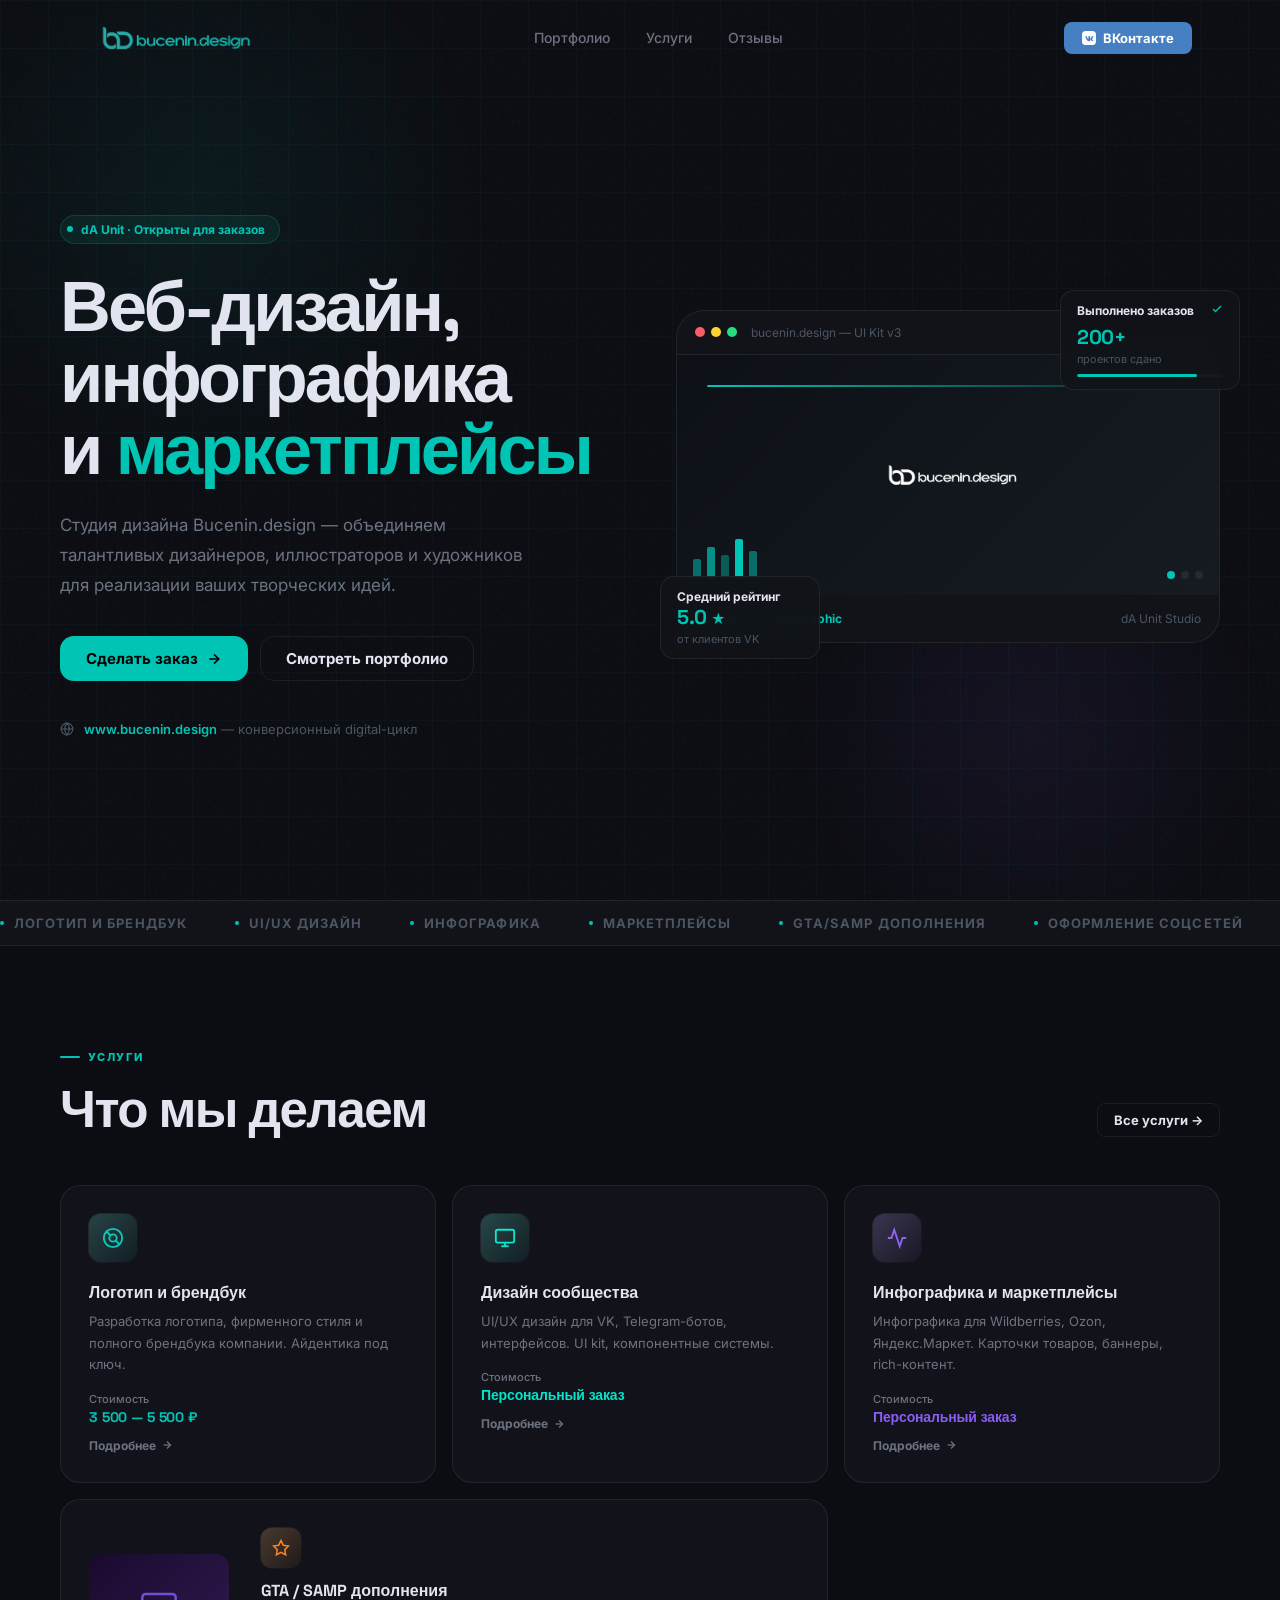
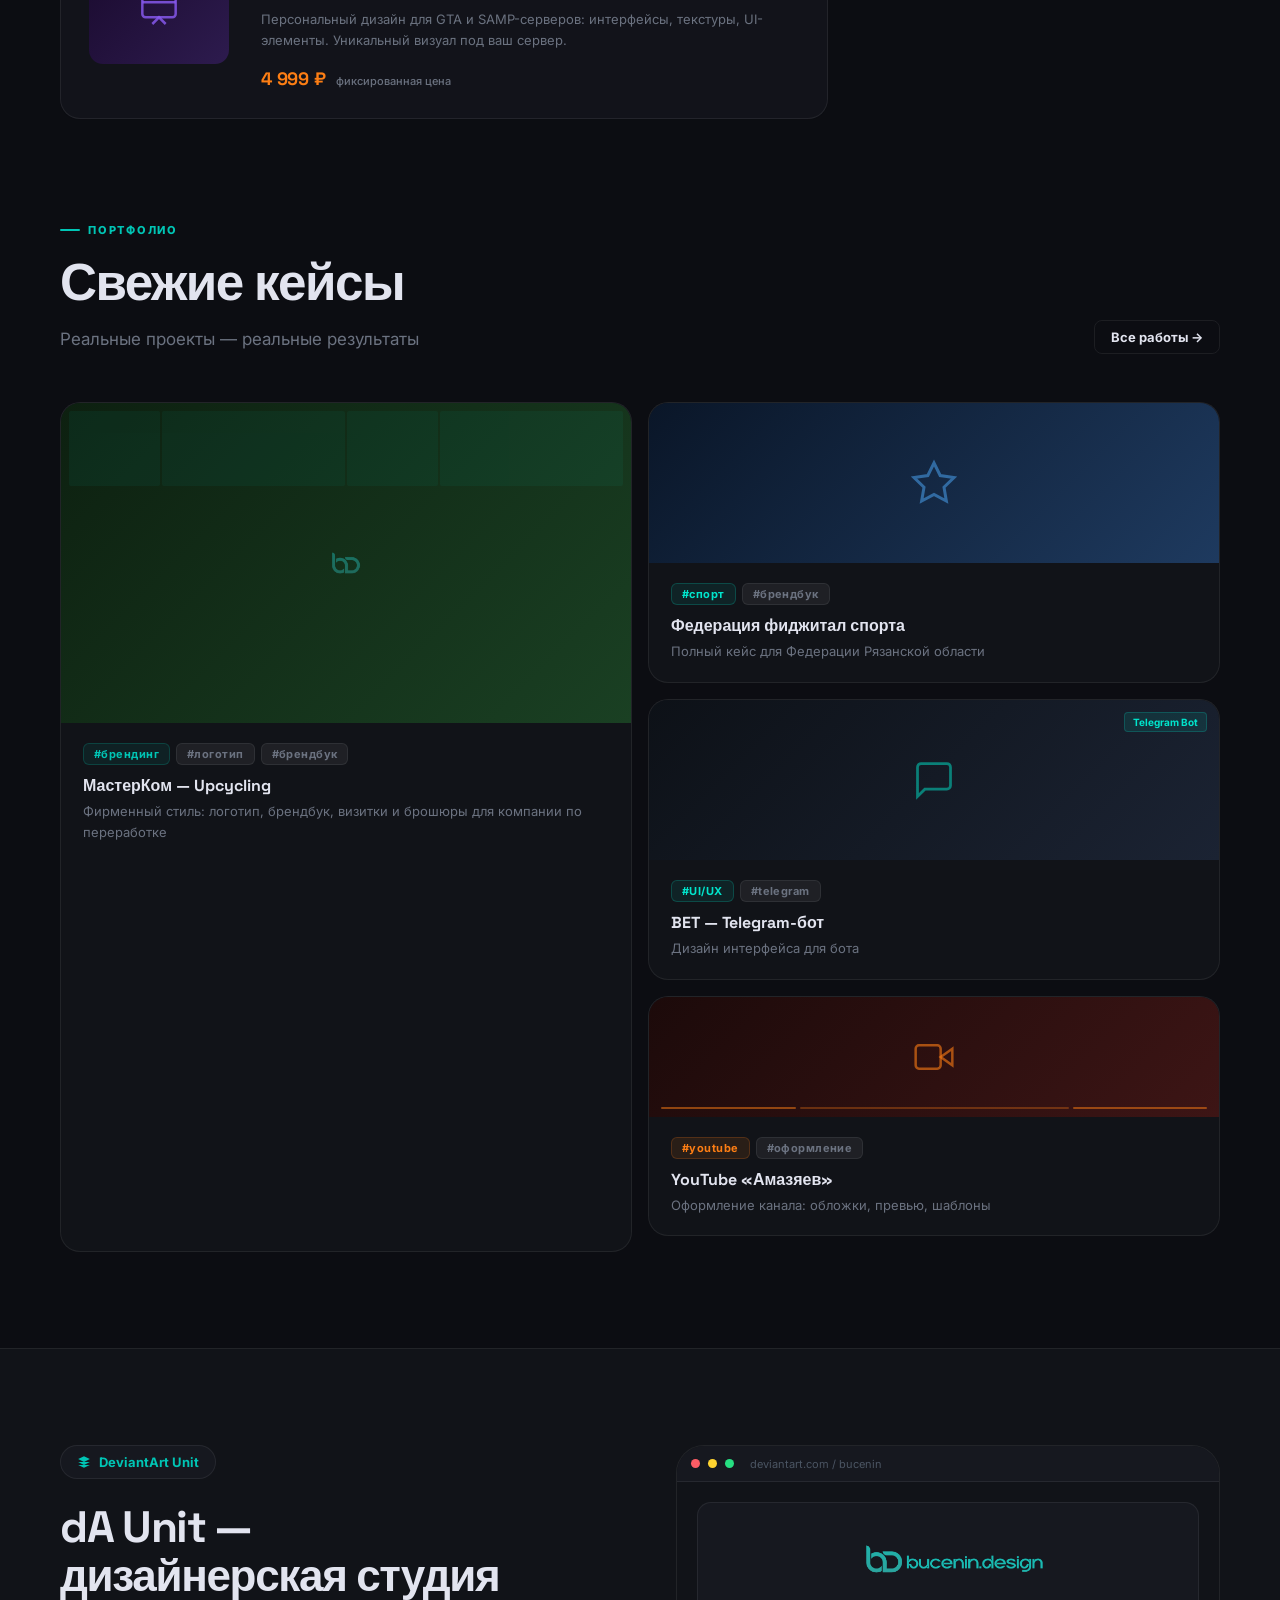
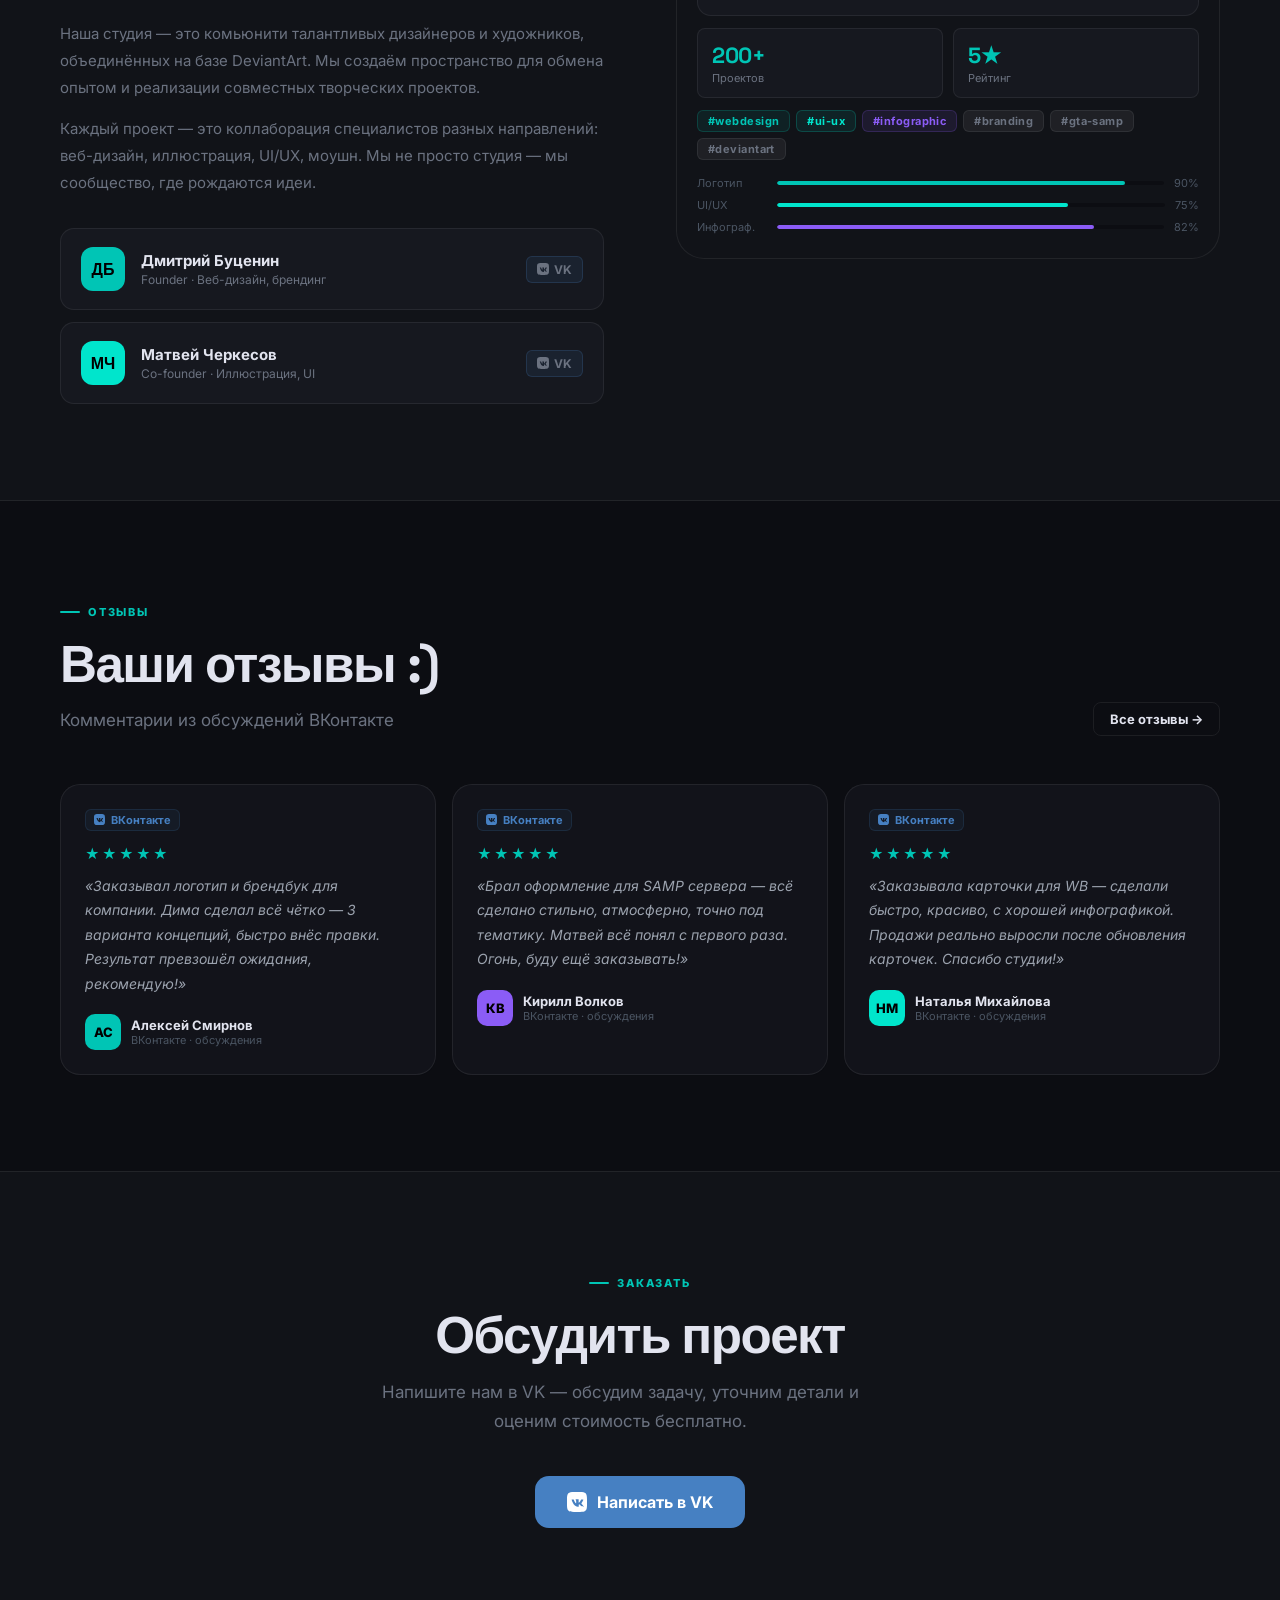
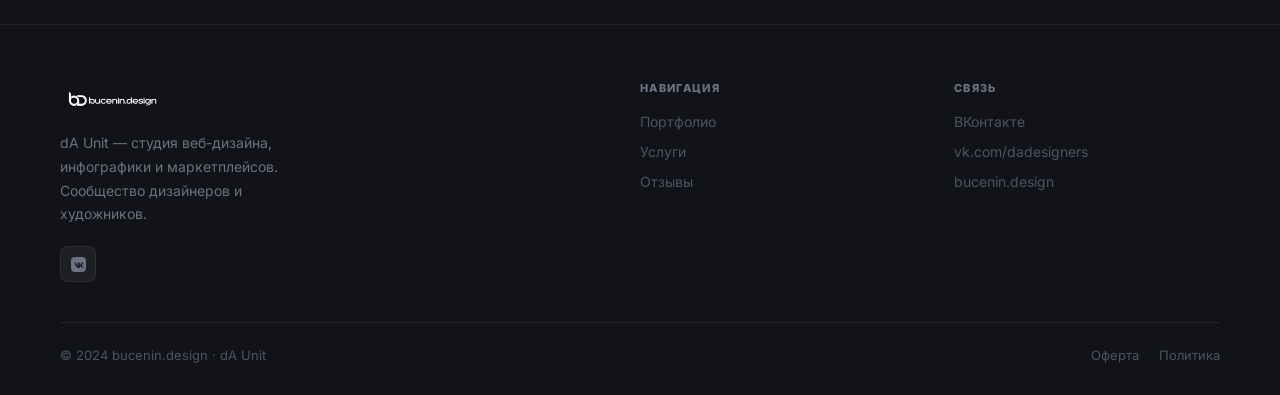
<file: index.html>
<!DOCTYPE html>
<html lang="ru">
<head>
  <meta charset="UTF-8" />
  <link rel="icon" href="assets/img/logo-color-full.png" type="image/png" sizes="64x64" />
  <link rel="apple-touch-icon" href="assets/img/logo-color-full.png" />
  <meta name="viewport" content="width=device-width, initial-scale=1.0" />
  <title>bucenin.design — Веб-дизайн, инфографика и маркетплейсы</title>
  <link rel="preconnect" href="https://fonts.googleapis.com" />
  <link rel="preconnect" href="https://fonts.gstatic.com" crossorigin />
  <link href="https://fonts.googleapis.com/css2?family=Inter:wght@300;400;500;600;700;800;900&family=Space+Grotesk:wght@400;500;600;700&display=swap" rel="stylesheet" />
  <link rel="stylesheet" href="assets/styles/style.css" />
</head>
<body>


<header class="site-header" id="header">
  <div class="header-inner">
    <a href="index.html" class="logo-wrap">
      <img src="assets/img/logo-color.png" alt="bucenin.design" class="logo-img" />
    </a>
    <ul class="nav-links">
      <li><a href="pages/portfolio.html">Портфолио</a></li>
      <li><a href="pages/services.html">Услуги</a></li>
      <li><a href="pages/reviews.html">Отзывы</a></li>
    </ul>
    <a href="https://vk.com/dadesigners" target="_blank" class="btn-vk-header">
      <svg width="14" height="14" viewBox="0 0 24 24" fill="currentColor"><path d="M15.684 0H8.316C1.592 0 0 1.592 0 8.316v7.368C0 22.408 1.592 24 8.316 24h7.368C22.408 24 24 22.408 24 15.684V8.316C24 1.592 22.408 0 15.684 0zm3.692 17.123h-1.744c-.66 0-.864-.525-2.05-1.727-1.033-1.01-1.49-.9-1.49.35v1.377c0 .395-.126.63-1.16.63-1.712 0-3.61-1.037-4.944-2.966C6.3 11.67 5.6 9.42 5.6 9.2c0-.124.05-.24.247-.24H7.6c.38 0 .524.175.67.585.735 2.13 1.965 3.997 2.47 3.997.19 0 .278-.09.278-.582v-2.26c-.055-1.042-.61-1.13-.61-1.502 0-.18.148-.36.382-.36h2.745c.32 0 .437.17.437.534v3.047c0 .32.146.435.237.435.19 0 .35-.115.7-.465 1.085-1.215 1.857-3.088 1.857-3.088.102-.215.28-.415.66-.415h1.744c.524 0 .636.27.524.534-.215 1-2.306 3.952-2.306 3.952-.18.294-.245.424 0 .75.175.24.75.733 1.133 1.178.704.8 1.243 1.473 1.386 1.938.148.46-.083.693-.557.693z"/></svg>
      ВКонтакте
    </a>
    <button class="burger" id="burger"><span></span><span></span><span></span></button>
  </div>
</header>
<div class="mobile-menu" id="mobile-menu">
  <nav>
    <a href="pages/portfolio.html">Портфолио</a>
    <a href="pages/services.html">Услуги</a>
    <a href="pages/reviews.html">Отзывы</a>
  </nav>
  <a href="https://vk.com/dadesigners" target="_blank" class="btn btn-vk-large" style="width:100%; justify-content:center;">ВКонтакте</a>
</div>


<section class="hero" id="home">
  <div class="hero-blob-1"></div>
  <div class="hero-blob-2"></div>
  <div class="hero-inner">
    <div>
      <div class="hero-badge reveal">
        <div class="hero-badge-dot"></div>
        dA Unit · Открыты для заказов
      </div>
      <h1 class="hero-title reveal d1">
        Веб-дизайн,<br />
        инфографика<br />
        и <span class="accent">маркетплейсы</span>
      </h1>
      <p class="hero-sub reveal d2">
        Студия дизайна Bucenin.design — объединяем талантливых дизайнеров, иллюстраторов и художников для реализации ваших творческих идей.
      </p>
      <div class="hero-actions reveal d3">
        <a href="https://vk.com/dadesigners" target="_blank" class="btn btn-green">
          Сделать заказ
          <svg width="16" height="16" viewBox="0 0 24 24" fill="none" stroke="currentColor" stroke-width="2.5"><line x1="5" y1="12" x2="19" y2="12"/><polyline points="12 5 19 12 12 19"/></svg>
        </a>
        <a href="pages/portfolio.html" class="btn btn-ghost">Смотреть портфолио</a>
      </div>
      <div class="hero-domain reveal d4">
        <svg width="14" height="14" viewBox="0 0 24 24" fill="none" stroke="currentColor" stroke-width="2"><circle cx="12" cy="12" r="10"/><line x1="2" y1="12" x2="22" y2="12"/><path d="M12 2a15.3 15.3 0 0 1 4 10 15.3 15.3 0 0 1-4 10 15.3 15.3 0 0 1-4-10 15.3 15.3 0 0 1 4-10z"/></svg>
        <span><a href="https://www.bucenin.design" class="hero-domain-link">www.bucenin.design</a> — конверсионный digital-цикл</span>
      </div>
    </div>

    
    <div class="hero-visual reveal d2">
      <div class="hero-card-main">
        <div class="hcm-header">
          <div class="hcm-dot" style="background:#FC5C65;"></div>
          <div class="hcm-dot" style="background:#FED330;"></div>
          <div class="hcm-dot" style="background:#26de81;"></div>
          <span style="margin-left:8px; font-size:12px; color:var(--muted-2);">bucenin.design — UI Kit v3</span>
        </div>
        <div class="hcm-canvas">
          <img src="assets/img/logo-white.png" alt="bucenin.design" class="hcm-logo" />
          
          <div style="position:absolute; top:16px; right:16px; display:flex; flex-direction:column; gap:4px;">
            <div style="width:40px; height:2px; background:rgba(0,197,181,0.4); border-radius:2px;"></div>
            <div style="width:28px; height:2px; background:rgba(0,197,181,0.2); border-radius:2px;"></div>
            <div style="width:34px; height:2px; background:rgba(0,197,181,0.2); border-radius:2px;"></div>
          </div>
          <div style="position:absolute; bottom:16px; left:16px; display:flex; gap:6px; align-items:flex-end;">
            <div style="width:8px; height:20px; background:rgba(0,197,181,0.5); border-radius:2px;"></div>
            <div style="width:8px; height:32px; background:rgba(0,197,181,0.7); border-radius:2px;"></div>
            <div style="width:8px; height:24px; background:rgba(0,197,181,0.4); border-radius:2px;"></div>
            <div style="width:8px; height:40px; background:var(--green); border-radius:2px;"></div>
            <div style="width:8px; height:28px; background:rgba(0,197,181,0.5); border-radius:2px;"></div>
          </div>
          <div class="hcm-ui-dots">
            <div class="hcm-ui-dot active"></div>
            <div class="hcm-ui-dot"></div>
            <div class="hcm-ui-dot"></div>
          </div>
        </div>
        <div class="hcm-footer">
          <span class="hcm-tag">#design #ui #infographic</span>
          <span class="hcm-meta">dA Unit Studio</span>
        </div>
      </div>

      
      <div class="hero-float hf-1">
        <div style="display:flex; justify-content:space-between; align-items:flex-start; margin-bottom:6px;">
          <div class="hf-title">Выполнено заказов</div>
          <svg width="12" height="12" viewBox="0 0 24 24" fill="none" stroke="var(--green)" stroke-width="2.5"><polyline points="20 6 9 17 4 12"/></svg>
        </div>
        <div class="hf-val">200+</div>
        <div class="hf-sub">проектов сдано</div>
        <div class="hf-bar"><div class="hf-bar-fill" style="width:82%;"></div></div>
      </div>

      
      <div class="hero-float hf-2">
        <div class="hf-title">Средний рейтинг</div>
        <div style="display:flex; align-items:baseline; gap:4px;">
          <div class="hf-val">5.0</div>
          <div style="font-size:14px; color:var(--green);">★</div>
        </div>
        <div class="hf-sub">от клиентов VK</div>
      </div>
    </div>
  </div>
</section>


<div class="ticker-wrap">
  <div class="ticker-inner">
    <div class="ticker-item"><div class="ticker-dot"></div> Логотип и брендбук</div>
    <div class="ticker-item"><div class="ticker-dot"></div> UI/UX дизайн</div>
    <div class="ticker-item"><div class="ticker-dot"></div> Инфографика</div>
    <div class="ticker-item"><div class="ticker-dot"></div> Маркетплейсы</div>
    <div class="ticker-item"><div class="ticker-dot"></div> GTA/SAMP дополнения</div>
    <div class="ticker-item"><div class="ticker-dot"></div> Оформление соцсетей</div>
    <div class="ticker-item"><div class="ticker-dot"></div> UI Kit</div>
    <div class="ticker-item"><div class="ticker-dot"></div> YouTube-каналы</div>
    
    <div class="ticker-item"><div class="ticker-dot"></div> Логотип и брендбук</div>
    <div class="ticker-item"><div class="ticker-dot"></div> UI/UX дизайн</div>
    <div class="ticker-item"><div class="ticker-dot"></div> Инфографика</div>
    <div class="ticker-item"><div class="ticker-dot"></div> Маркетплейсы</div>
    <div class="ticker-item"><div class="ticker-dot"></div> GTA/SAMP дополнения</div>
    <div class="ticker-item"><div class="ticker-dot"></div> Оформление соцсетей</div>
    <div class="ticker-item"><div class="ticker-dot"></div> UI Kit</div>
    <div class="ticker-item"><div class="ticker-dot"></div> YouTube-каналы</div>
  </div>
</div>


<section class="section" id="services">
  <div class="container">
    <div style="display:flex; justify-content:space-between; align-items:flex-end; margin-bottom:48px; flex-wrap:wrap; gap:16px;">
      <div>
        <div class="section-eyebrow reveal">Услуги</div>
        <h2 class="section-title reveal d1">Что мы делаем</h2>
      </div>
      <a href="pages/services.html" class="btn btn-ghost btn-sm reveal d2" style="font-size:13px; padding:8px 16px; border-radius:var(--radius-sm);">Все услуги →</a>
    </div>
    <div class="services-grid">

      
      <div class="glass-card svc-card reveal">
        <div class="svc-icon-wrap" style="background:linear-gradient(135deg,rgba(0,197,181,0.15),rgba(0,197,181,0.05));">
          <svg width="22" height="22" viewBox="0 0 24 24" fill="none" stroke="var(--green)" stroke-width="2"><circle cx="12" cy="12" r="10"/><circle cx="12" cy="12" r="4"/><line x1="4.93" y1="4.93" x2="9.17" y2="9.17"/><line x1="14.83" y1="14.83" x2="19.07" y2="19.07"/></svg>
        </div>
        <div class="svc-title">Логотип и брендбук</div>
        <div class="svc-desc">Разработка логотипа, фирменного стиля и полного брендбука компании. Айдентика под ключ.</div>
        <div>
          <div class="svc-price-from">Стоимость</div>
          <div class="svc-price-tag">3 500 — 5 500 ₽</div>
        </div>
        <a href="pages/services.html#logo" class="svc-link">Подробнее <svg width="12" height="12" viewBox="0 0 24 24" fill="none" stroke="currentColor" stroke-width="2.5"><line x1="5" y1="12" x2="19" y2="12"/><polyline points="12 5 19 12 12 19"/></svg></a>
      </div>

      
      <div class="glass-card svc-card reveal d1">
        <div class="svc-icon-wrap" style="background:linear-gradient(135deg,rgba(0,229,204,0.15),rgba(0,229,204,0.05));">
          <svg width="22" height="22" viewBox="0 0 24 24" fill="none" stroke="var(--cyan)" stroke-width="2"><rect x="2" y="3" width="20" height="14" rx="2"/><line x1="8" y1="21" x2="16" y2="21"/><line x1="12" y1="17" x2="12" y2="21"/></svg>
        </div>
        <div class="svc-title">Дизайн сообщества</div>
        <div class="svc-desc">UI/UX дизайн для VK, Telegram-ботов, интерфейсов. UI kit, компонентные системы.</div>
        <div>
          <div class="svc-price-from">Стоимость</div>
          <div class="svc-price-tag" style="color:var(--cyan);">Персональный заказ</div>
        </div>
        <a href="pages/services.html#ui" class="svc-link">Подробнее <svg width="12" height="12" viewBox="0 0 24 24" fill="none" stroke="currentColor" stroke-width="2.5"><line x1="5" y1="12" x2="19" y2="12"/><polyline points="12 5 19 12 12 19"/></svg></a>
      </div>

      
      <div class="glass-card svc-card reveal d2">
        <div class="svc-icon-wrap" style="background:linear-gradient(135deg,rgba(139,92,246,0.15),rgba(139,92,246,0.05));">
          <svg width="22" height="22" viewBox="0 0 24 24" fill="none" stroke="var(--purple)" stroke-width="2"><polyline points="22 12 18 12 15 21 9 3 6 12 2 12"/></svg>
        </div>
        <div class="svc-title">Инфографика и маркетплейсы</div>
        <div class="svc-desc">Инфографика для Wildberries, Ozon, Яндекс.Маркет. Карточки товаров, баннеры, rich-контент.</div>
        <div>
          <div class="svc-price-from">Стоимость</div>
          <div class="svc-price-tag" style="color:var(--purple);">Персональный заказ</div>
        </div>
        <a href="pages/services.html#infographic" class="svc-link">Подробнее <svg width="12" height="12" viewBox="0 0 24 24" fill="none" stroke="currentColor" stroke-width="2.5"><line x1="5" y1="12" x2="19" y2="12"/><polyline points="12 5 19 12 12 19"/></svg></a>
      </div>

      
      <div class="glass-card svc-card svc-card-wide reveal d3">
        <div class="svc-visual" style="background:linear-gradient(135deg,#1a0a2e,#2d1b4e); flex-shrink:0; width:140px; height:110px; border-radius:var(--radius-md); display:flex; align-items:center; justify-content:center;">
          <svg width="40" height="40" viewBox="0 0 24 24" fill="none" stroke="rgba(139,92,246,0.8)" stroke-width="1.5"><rect x="2" y="3" width="20" height="14" rx="2"/><polyline points="8 21 12 17 16 21"/><line x1="2" y1="8" x2="22" y2="8"/></svg>
        </div>
        <div>
          <div class="svc-icon-wrap" style="background:linear-gradient(135deg,rgba(253,126,20,0.15),rgba(253,126,20,0.05)); width:40px; height:40px; border-radius:10px; margin-bottom:12px;">
            <svg width="18" height="18" viewBox="0 0 24 24" fill="none" stroke="#FD7E14" stroke-width="2"><polygon points="12 2 15.09 8.26 22 9.27 17 14.14 18.18 21.02 12 17.77 5.82 21.02 7 14.14 2 9.27 8.91 8.26 12 2"/></svg>
          </div>
          <div class="svc-title">GTA / SAMP дополнения</div>
          <div class="svc-desc">Персональный дизайн для GTA и SAMP-серверов: интерфейсы, текстуры, UI-элементы. Уникальный визуал под ваш сервер.</div>
          <div style="display:flex; align-items:baseline; gap:10px; flex-wrap:wrap; margin-top:12px;">
            <div class="svc-price-tag" style="color:#FD7E14; font-size:18px;">4 999 ₽</div>
            <div class="svc-price-from">фиксированная цена</div>
          </div>
        </div>
      </div>

    </div>
  </div>
</section>


<section class="section" id="portfolio" style="padding-top:0;">
  <div class="container">
    <div style="display:flex; justify-content:space-between; align-items:flex-end; margin-bottom:48px; flex-wrap:wrap; gap:16px;">
      <div>
        <div class="section-eyebrow reveal">Портфолио</div>
        <h2 class="section-title reveal d1">Свежие кейсы</h2>
        <p class="section-sub reveal d2">Реальные проекты — реальные результаты</p>
      </div>
      <a href="pages/portfolio.html" class="btn btn-ghost reveal d2" style="font-size:13px; padding:8px 16px; border-radius:var(--radius-sm);">Все работы →</a>
    </div>

    <div class="port-grid-home">

      
      <div class="port-card-home tall reveal">
        <div class="port-thumb-home">
          <div class="port-bg" style="height:320px; background:linear-gradient(135deg,#0D2010,#1A4023); display:flex; align-items:center; justify-content:center; position:relative;">
            <img src="assets/img/logo-color-full.png" alt="" style="height:56px; width:auto; opacity:0.5; position:relative; z-index:1;" />
            
            <div style="position:absolute; inset:0; display:grid; grid-template-columns:repeat(6,1fr); grid-template-rows:repeat(4,1fr); gap:2px; opacity:0.06; padding:8px;">
              <div style="background:var(--green); border-radius:2px;"></div>
              <div style="background:var(--green); border-radius:2px; grid-column:span 2;"></div>
              <div style="background:var(--green); border-radius:2px;"></div>
              <div style="background:var(--green); border-radius:2px; grid-column:span 2;"></div>
            </div>
          </div>
        </div>
        <div class="port-info-home">
          <div class="port-tags-home">
            <span class="tag tag-green">#брендинг</span>
            <span class="tag tag-gray">#логотип</span>
            <span class="tag tag-gray">#брендбук</span>
          </div>
          <div class="port-name-home">МастерКом — Upcycling</div>
          <div class="port-desc-home">Фирменный стиль: логотип, брендбук, визитки и брошюры для компании по переработке</div>
        </div>
      </div>

      <div style="display:flex; flex-direction:column; gap:16px;">
        
        <div class="port-card-home reveal d1">
          <div class="port-thumb-home">
            <div class="port-bg" style="height:160px; background:linear-gradient(135deg,#0A1628,#1E3A5F); display:flex; align-items:center; justify-content:center; position:relative;">
              <svg width="48" height="48" viewBox="0 0 24 24" fill="none" stroke="rgba(79,172,254,0.5)" stroke-width="1.5"><polygon points="12 2 15.09 8.26 22 9.27 17 14.14 18.18 21.02 12 17.77 5.82 21.02 7 14.14 2 9.27 8.91 8.26 12 2"/></svg>
            </div>
          </div>
          <div class="port-info-home">
            <div class="port-tags-home">
              <span class="tag tag-cyan">#спорт</span>
              <span class="tag tag-gray">#брендбук</span>
            </div>
            <div class="port-name-home">Федерация фиджитал спорта</div>
            <div class="port-desc-home">Полный кейс для Федерации Рязанской области</div>
          </div>
        </div>

        
        <div class="port-card-home reveal d2">
          <div class="port-thumb-home">
            <div class="port-bg" style="height:160px; background:linear-gradient(135deg,#0D1117,#1B2333); display:flex; align-items:center; justify-content:center; position:relative;">
              <svg width="44" height="44" viewBox="0 0 24 24" fill="none" stroke="rgba(0,229,204,0.5)" stroke-width="1.5"><path d="M21 15a2 2 0 0 1-2 2H7l-4 4V5a2 2 0 0 1 2-2h14a2 2 0 0 1 2 2z"/></svg>
              <div style="position:absolute; top:12px; right:12px; background:rgba(0,229,204,0.1); border:1px solid rgba(0,229,204,0.2); border-radius:4px; padding:3px 8px; font-size:10px; font-weight:700; color:var(--cyan);">Telegram Bot</div>
            </div>
          </div>
          <div class="port-info-home">
            <div class="port-tags-home">
              <span class="tag tag-cyan">#UI/UX</span>
              <span class="tag tag-gray">#telegram</span>
            </div>
            <div class="port-name-home">BET — Telegram-бот</div>
            <div class="port-desc-home">Дизайн интерфейса для бота</div>
          </div>
        </div>

        
        <div class="port-card-home reveal d3">
          <div class="port-thumb-home">
            <div class="port-bg" style="height:120px; background:linear-gradient(135deg,#1C0A0A,#3D1515); display:flex; align-items:center; justify-content:center; position:relative;">
              <svg width="40" height="40" viewBox="0 0 24 24" fill="none" stroke="rgba(253,126,20,0.6)" stroke-width="1.5"><polygon points="23 7 16 12 23 17 23 7"/><rect x="1" y="5" width="15" height="14" rx="2"/></svg>
              <div style="position:absolute; bottom:8px; left:12px; right:12px; display:flex; gap:4px;">
                <div style="height:2px; flex:1; background:rgba(253,126,20,0.5); border-radius:2px;"></div>
                <div style="height:2px; flex:2; background:rgba(253,126,20,0.3); border-radius:2px;"></div>
                <div style="height:2px; flex:1; background:rgba(253,126,20,0.5); border-radius:2px;"></div>
              </div>
            </div>
          </div>
          <div class="port-info-home">
            <div class="port-tags-home">
              <span class="tag" style="background:rgba(253,126,20,0.1); color:#FD7E14; border:1px solid rgba(253,126,20,0.2);">#youtube</span>
              <span class="tag tag-gray">#оформление</span>
            </div>
            <div class="port-name-home">YouTube «Амазяев»</div>
            <div class="port-desc-home">Оформление канала: обложки, превью, шаблоны</div>
          </div>
        </div>
      </div>

    </div>
  </div>
</section>


<section class="section" style="background:var(--bg-2); border-top:1px solid var(--border); border-bottom:1px solid var(--border);">
  <div class="container">
    <div class="about-grid">
      
      <div>
        <div class="da-badge reveal">
          <svg width="14" height="14" viewBox="0 0 24 24" fill="currentColor" style="color:var(--green);"><path d="M12 2L2 7l10 5 10-5-10-5zM2 17l10 5 10-5M2 12l10 5 10-5"/></svg>
          DeviantArt Unit
        </div>
        <h2 class="about-title reveal d1">dA Unit —<br />дизайнерская студия</h2>
        <p class="about-desc reveal d2">
          Наша студия — это комьюнити талантливых дизайнеров и художников, объединённых на базе DeviantArt. Мы создаём пространство для обмена опытом и реализации совместных творческих проектов.
        </p>
        <p class="about-desc reveal d3">
          Каждый проект — это коллаборация специалистов разных направлений: веб-дизайн, иллюстрация, UI/UX, моушн. Мы не просто студия — мы сообщество, где рождаются идеи.
        </p>

        <div class="team-cards reveal d4">
          <div class="team-card">
            <div class="team-avatar" style="background:var(--green);">ДБ</div>
            <div>
              <div class="team-name">Дмитрий Буценин</div>
              <div class="team-role">Founder · Веб-дизайн, брендинг</div>
            </div>
            <a href="https://vk.com/infdmitry" target="_blank" class="team-vk">
              <svg width="12" height="12" viewBox="0 0 24 24" fill="currentColor"><path d="M15.684 0H8.316C1.592 0 0 1.592 0 8.316v7.368C0 22.408 1.592 24 8.316 24h7.368C22.408 24 24 22.408 24 15.684V8.316C24 1.592 22.408 0 15.684 0zm3.692 17.123h-1.744c-.66 0-.864-.525-2.05-1.727-1.033-1.01-1.49-.9-1.49.35v1.377c0 .395-.126.63-1.16.63-1.712 0-3.61-1.037-4.944-2.966C6.3 11.67 5.6 9.42 5.6 9.2c0-.124.05-.24.247-.24H7.6c.38 0 .524.175.67.585.735 2.13 1.965 3.997 2.47 3.997.19 0 .278-.09.278-.582v-2.26c-.055-1.042-.61-1.13-.61-1.502 0-.18.148-.36.382-.36h2.745c.32 0 .437.17.437.534v3.047c0 .32.146.435.237.435.19 0 .35-.115.7-.465 1.085-1.215 1.857-3.088 1.857-3.088.102-.215.28-.415.66-.415h1.744c.524 0 .636.27.524.534-.215 1-2.306 3.952-2.306 3.952-.18.294-.245.424 0 .75.175.24.75.733 1.133 1.178.704.8 1.243 1.473 1.386 1.938.148.46-.083.693-.557.693z"/></svg>
              VK
            </a>
          </div>
          <div class="team-card">
            <div class="team-avatar" style="background:var(--cyan); color:#000;">МЧ</div>
            <div>
              <div class="team-name">Матвей Черкесов</div>
              <div class="team-role">Co-founder · Иллюстрация, UI</div>
            </div>
            <a href="https://vk.com/molikzet" target="_blank" class="team-vk">
              <svg width="12" height="12" viewBox="0 0 24 24" fill="currentColor"><path d="M15.684 0H8.316C1.592 0 0 1.592 0 8.316v7.368C0 22.408 1.592 24 8.316 24h7.368C22.408 24 24 22.408 24 15.684V8.316C24 1.592 22.408 0 15.684 0zm3.692 17.123h-1.744c-.66 0-.864-.525-2.05-1.727-1.033-1.01-1.49-.9-1.49.35v1.377c0 .395-.126.63-1.16.63-1.712 0-3.61-1.037-4.944-2.966C6.3 11.67 5.6 9.42 5.6 9.2c0-.124.05-.24.247-.24H7.6c.38 0 .524.175.67.585.735 2.13 1.965 3.997 2.47 3.997.19 0 .278-.09.278-.582v-2.26c-.055-1.042-.61-1.13-.61-1.502 0-.18.148-.36.382-.36h2.745c.32 0 .437.17.437.534v3.047c0 .32.146.435.237.435.19 0 .35-.115.7-.465 1.085-1.215 1.857-3.088 1.857-3.088.102-.215.28-.415.66-.415h1.744c.524 0 .636.27.524.534-.215 1-2.306 3.952-2.306 3.952-.18.294-.245.424 0 .75.175.24.75.733 1.133 1.178.704.8 1.243 1.473 1.386 1.938.148.46-.083.693-.557.693z"/></svg>
              VK
            </a>
          </div>
        </div>
      </div>

      
      <div class="about-visual reveal d2">
        <div class="da-screen">
          <div class="da-screen-bar">
            <div class="da-bar-dot" style="background:#FC5C65;"></div>
            <div class="da-bar-dot" style="background:#FED330;"></div>
            <div class="da-bar-dot" style="background:#26de81;"></div>
            <span style="margin-left:8px; font-size:11px; color:var(--muted-2);">deviantart.com / bucenin</span>
          </div>
          <div class="da-body">
            
            <div style="background:var(--bg-3); border-radius:var(--radius-md); padding:20px; display:flex; align-items:center; justify-content:center; border:1px solid var(--border);">
              <img src="assets/img/logo-color.png" alt="bucenin.design" style="height:72px; width:200px;" />
            </div>
            
            <div class="da-stat-row">
              <div class="da-stat">
                <div class="da-stat-val">200+</div>
                <div class="da-stat-label">Проектов</div>
              </div>
              <div class="da-stat">
                <div class="da-stat-val">5★</div>
                <div class="da-stat-label">Рейтинг</div>
              </div>
            </div>
            
            <div style="display:flex; flex-wrap:wrap; gap:6px;">
              <span class="tag tag-green">#webdesign</span>
              <span class="tag tag-cyan">#ui-ux</span>
              <span class="tag tag-purple">#infographic</span>
              <span class="tag tag-gray">#branding</span>
              <span class="tag tag-gray">#gta-samp</span>
              <span class="tag tag-gray">#deviantart</span>
            </div>
            
            <div style="display:flex; flex-direction:column; gap:8px; padding:4px 0;">
              <div style="display:flex; align-items:center; gap:10px;">
                <div style="font-size:11px; color:var(--muted-2); width:70px; flex-shrink:0;">Логотип</div>
                <div style="flex:1; height:4px; background:var(--bg); border-radius:2px; overflow:hidden;">
                  <div style="height:100%; width:90%; background:var(--green); border-radius:2px;"></div>
                </div>
                <div style="font-size:11px; color:var(--muted-2);">90%</div>
              </div>
              <div style="display:flex; align-items:center; gap:10px;">
                <div style="font-size:11px; color:var(--muted-2); width:70px; flex-shrink:0;">UI/UX</div>
                <div style="flex:1; height:4px; background:var(--bg); border-radius:2px; overflow:hidden;">
                  <div style="height:100%; width:75%; background:var(--cyan); border-radius:2px;"></div>
                </div>
                <div style="font-size:11px; color:var(--muted-2);">75%</div>
              </div>
              <div style="display:flex; align-items:center; gap:10px;">
                <div style="font-size:11px; color:var(--muted-2); width:70px; flex-shrink:0;">Инфограф.</div>
                <div style="flex:1; height:4px; background:var(--bg); border-radius:2px; overflow:hidden;">
                  <div style="height:100%; width:82%; background:var(--purple); border-radius:2px;"></div>
                </div>
                <div style="font-size:11px; color:var(--muted-2);">82%</div>
              </div>
            </div>
          </div>
        </div>
      </div>
    </div>
  </div>
</section>


<section class="section" id="reviews">
  <div class="container">
    <div style="display:flex; justify-content:space-between; align-items:flex-end; margin-bottom:48px; flex-wrap:wrap; gap:16px;">
      <div>
        <div class="section-eyebrow reveal">Отзывы</div>
        <h2 class="section-title reveal d1">Ваши отзывы :)</h2>
        <p class="section-sub reveal d2">Комментарии из обсуждений ВКонтакте</p>
      </div>
      <a href="pages/reviews.html" class="btn btn-ghost reveal d2" style="font-size:13px; padding:8px 16px; border-radius:var(--radius-sm);">Все отзывы →</a>
    </div>
    <div class="reviews-grid">

      <div class="glass-card review-card reveal">
        <div class="review-vk-badge">
          <svg width="11" height="11" viewBox="0 0 24 24" fill="currentColor"><path d="M15.684 0H8.316C1.592 0 0 1.592 0 8.316v7.368C0 22.408 1.592 24 8.316 24h7.368C22.408 24 24 22.408 24 15.684V8.316C24 1.592 22.408 0 15.684 0zm3.692 17.123h-1.744c-.66 0-.864-.525-2.05-1.727-1.033-1.01-1.49-.9-1.49.35v1.377c0 .395-.126.63-1.16.63-1.712 0-3.61-1.037-4.944-2.966C6.3 11.67 5.6 9.42 5.6 9.2c0-.124.05-.24.247-.24H7.6c.38 0 .524.175.67.585.735 2.13 1.965 3.997 2.47 3.997.19 0 .278-.09.278-.582v-2.26c-.055-1.042-.61-1.13-.61-1.502 0-.18.148-.36.382-.36h2.745c.32 0 .437.17.437.534v3.047c0 .32.146.435.237.435.19 0 .35-.115.7-.465 1.085-1.215 1.857-3.088 1.857-3.088.102-.215.28-.415.66-.415h1.744c.524 0 .636.27.524.534-.215 1-2.306 3.952-2.306 3.952-.18.294-.245.424 0 .75.175.24.75.733 1.133 1.178.704.8 1.243 1.473 1.386 1.938.148.46-.083.693-.557.693z"/></svg>
          ВКонтакте
        </div>
        <div class="review-stars">★★★★★</div>
        <div class="review-text">«Заказывал логотип и брендбук для компании. Дима сделал всё чётко — 3 варианта концепций, быстро внёс правки. Результат превзошёл ожидания, рекомендую!»</div>
        <div class="review-author">
          <div class="review-avatar" style="background:var(--green);">АС</div>
          <div>
            <div class="review-name">Алексей Смирнов</div>
            <div class="review-date">ВКонтакте · обсуждения</div>
          </div>
        </div>
      </div>

      <div class="glass-card review-card reveal d1">
        <div class="review-vk-badge">
          <svg width="11" height="11" viewBox="0 0 24 24" fill="currentColor"><path d="M15.684 0H8.316C1.592 0 0 1.592 0 8.316v7.368C0 22.408 1.592 24 8.316 24h7.368C22.408 24 24 22.408 24 15.684V8.316C24 1.592 22.408 0 15.684 0zm3.692 17.123h-1.744c-.66 0-.864-.525-2.05-1.727-1.033-1.01-1.49-.9-1.49.35v1.377c0 .395-.126.63-1.16.63-1.712 0-3.61-1.037-4.944-2.966C6.3 11.67 5.6 9.42 5.6 9.2c0-.124.05-.24.247-.24H7.6c.38 0 .524.175.67.585.735 2.13 1.965 3.997 2.47 3.997.19 0 .278-.09.278-.582v-2.26c-.055-1.042-.61-1.13-.61-1.502 0-.18.148-.36.382-.36h2.745c.32 0 .437.17.437.534v3.047c0 .32.146.435.237.435.19 0 .35-.115.7-.465 1.085-1.215 1.857-3.088 1.857-3.088.102-.215.28-.415.66-.415h1.744c.524 0 .636.27.524.534-.215 1-2.306 3.952-2.306 3.952-.18.294-.245.424 0 .75.175.24.75.733 1.133 1.178.704.8 1.243 1.473 1.386 1.938.148.46-.083.693-.557.693z"/></svg>
          ВКонтакте
        </div>
        <div class="review-stars">★★★★★</div>
        <div class="review-text">«Брал оформление для SAMP сервера — всё сделано стильно, атмосферно, точно под тематику. Матвей всё понял с первого раза. Огонь, буду ещё заказывать!»</div>
        <div class="review-author">
          <div class="review-avatar" style="background:#8B5CF6;">КВ</div>
          <div>
            <div class="review-name">Кирилл Волков</div>
            <div class="review-date">ВКонтакте · обсуждения</div>
          </div>
        </div>
      </div>

      <div class="glass-card review-card reveal d2">
        <div class="review-vk-badge">
          <svg width="11" height="11" viewBox="0 0 24 24" fill="currentColor"><path d="M15.684 0H8.316C1.592 0 0 1.592 0 8.316v7.368C0 22.408 1.592 24 8.316 24h7.368C22.408 24 24 22.408 24 15.684V8.316C24 1.592 22.408 0 15.684 0zm3.692 17.123h-1.744c-.66 0-.864-.525-2.05-1.727-1.033-1.01-1.49-.9-1.49.35v1.377c0 .395-.126.63-1.16.63-1.712 0-3.61-1.037-4.944-2.966C6.3 11.67 5.6 9.42 5.6 9.2c0-.124.05-.24.247-.24H7.6c.38 0 .524.175.67.585.735 2.13 1.965 3.997 2.47 3.997.19 0 .278-.09.278-.582v-2.26c-.055-1.042-.61-1.13-.61-1.502 0-.18.148-.36.382-.36h2.745c.32 0 .437.17.437.534v3.047c0 .32.146.435.237.435.19 0 .35-.115.7-.465 1.085-1.215 1.857-3.088 1.857-3.088.102-.215.28-.415.66-.415h1.744c.524 0 .636.27.524.534-.215 1-2.306 3.952-2.306 3.952-.18.294-.245.424 0 .75.175.24.75.733 1.133 1.178.704.8 1.243 1.473 1.386 1.938.148.46-.083.693-.557.693z"/></svg>
          ВКонтакте
        </div>
        <div class="review-stars">★★★★★</div>
        <div class="review-text">«Заказывала карточки для WB — сделали быстро, красиво, с хорошей инфографикой. Продажи реально выросли после обновления карточек. Спасибо студии!»</div>
        <div class="review-author">
          <div class="review-avatar" style="background:var(--cyan); color:#000;">НМ</div>
          <div>
            <div class="review-name">Наталья Михайлова</div>
            <div class="review-date">ВКонтакте · обсуждения</div>
          </div>
        </div>
      </div>

    </div>
  </div>
</section>


<section class="section contact-section">
  <div class="container">
    <div style="text-align:center; max-width:560px; margin:0 auto;">
      <div class="section-eyebrow reveal">Заказать</div>
      <h2 class="section-title reveal d1">Обсудить проект</h2>
      <p class="section-sub reveal d2" style="margin-bottom:40px;">Напишите нам в VK — обсудим задачу, уточним детали и оценим стоимость бесплатно.</p>
      <div class="reveal d3">
        <a href="https://vk.com/dadesigners" target="_blank" class="btn btn-vk-large" style="display:inline-flex; gap:10px; padding:16px 32px; font-size:16px;">
          <svg width="20" height="20" viewBox="0 0 24 24" fill="currentColor"><path d="M15.684 0H8.316C1.592 0 0 1.592 0 8.316v7.368C0 22.408 1.592 24 8.316 24h7.368C22.408 24 24 22.408 24 15.684V8.316C24 1.592 22.408 0 15.684 0zm3.692 17.123h-1.744c-.66 0-.864-.525-2.05-1.727-1.033-1.01-1.49-.9-1.49.35v1.377c0 .395-.126.63-1.16.63-1.712 0-3.61-1.037-4.944-2.966C6.3 11.67 5.6 9.42 5.6 9.2c0-.124.05-.24.247-.24H7.6c.38 0 .524.175.67.585.735 2.13 1.965 3.997 2.47 3.997.19 0 .278-.09.278-.582v-2.26c-.055-1.042-.61-1.13-.61-1.502 0-.18.148-.36.382-.36h2.745c.32 0 .437.17.437.534v3.047c0 .32.146.435.237.435.19 0 .35-.115.7-.465 1.085-1.215 1.857-3.088 1.857-3.088.102-.215.28-.415.66-.415h1.744c.524 0 .636.27.524.534-.215 1-2.306 3.952-2.306 3.952-.18.294-.245.424 0 .75.175.24.75.733 1.133 1.178.704.8 1.243 1.473 1.386 1.938.148.46-.083.693-.557.693z"/></svg>
          Написать в VK
        </a>
      </div>
    </div>
  </div>
</section>


<footer class="site-footer">
  <div class="footer-inner">
    <div class="footer-grid">
      <div>
        <img src="assets/img/logo-white.png" alt="bucenin.design" class="footer-logo-img" />
        <div class="footer-desc">dA Unit — студия веб-дизайна, инфографики и маркетплейсов. Сообщество дизайнеров и художников.</div>
        <div class="footer-social">
          <a href="https://vk.com/dadesigners" target="_blank" class="footer-soc-btn">
            <svg width="15" height="15" viewBox="0 0 24 24" fill="currentColor"><path d="M15.684 0H8.316C1.592 0 0 1.592 0 8.316v7.368C0 22.408 1.592 24 8.316 24h7.368C22.408 24 24 22.408 24 15.684V8.316C24 1.592 22.408 0 15.684 0zm3.692 17.123h-1.744c-.66 0-.864-.525-2.05-1.727-1.033-1.01-1.49-.9-1.49.35v1.377c0 .395-.126.63-1.16.63-1.712 0-3.61-1.037-4.944-2.966C6.3 11.67 5.6 9.42 5.6 9.2c0-.124.05-.24.247-.24H7.6c.38 0 .524.175.67.585.735 2.13 1.965 3.997 2.47 3.997.19 0 .278-.09.278-.582v-2.26c-.055-1.042-.61-1.13-.61-1.502 0-.18.148-.36.382-.36h2.745c.32 0 .437.17.437.534v3.047c0 .32.146.435.237.435.19 0 .35-.115.7-.465 1.085-1.215 1.857-3.088 1.857-3.088.102-.215.28-.415.66-.415h1.744c.524 0 .636.27.524.534-.215 1-2.306 3.952-2.306 3.952-.18.294-.245.424 0 .75.175.24.75.733 1.133 1.178.704.8 1.243 1.473 1.386 1.938.148.46-.083.693-.557.693z"/></svg>
          </a>
        </div>
      </div>
      <div>
        <div class="footer-col-title">Навигация</div>
        <ul class="footer-links">
          <li><a href="pages/portfolio.html">Портфолио</a></li>
          <li><a href="pages/services.html">Услуги</a></li>
          <li><a href="pages/reviews.html">Отзывы</a></li>
        </ul>
      </div>
      <div>
        <div class="footer-col-title">Связь</div>
        <ul class="footer-links">
          <li><a href="https://vk.com/dadesigners" target="_blank">ВКонтакте</a></li>
          <li><a href="https://vk.com/dadesigners" target="_blank">vk.com/dadesigners</a></li>
          <li><a href="https://www.bucenin.design">bucenin.design</a></li>
        </ul>
      </div>
    </div>
    <div class="footer-bottom">
      <div class="footer-copy">© 2024 bucenin.design · dA Unit</div>
      <div class="footer-legal"><a href="#">Оферта</a><a href="#">Политика</a></div>
    </div>
  </div>
</footer>
<script src="assets/scripts/main.js"></script>
<script src="assets/scripts/index.js"></script>
</body>
</html>
</file>
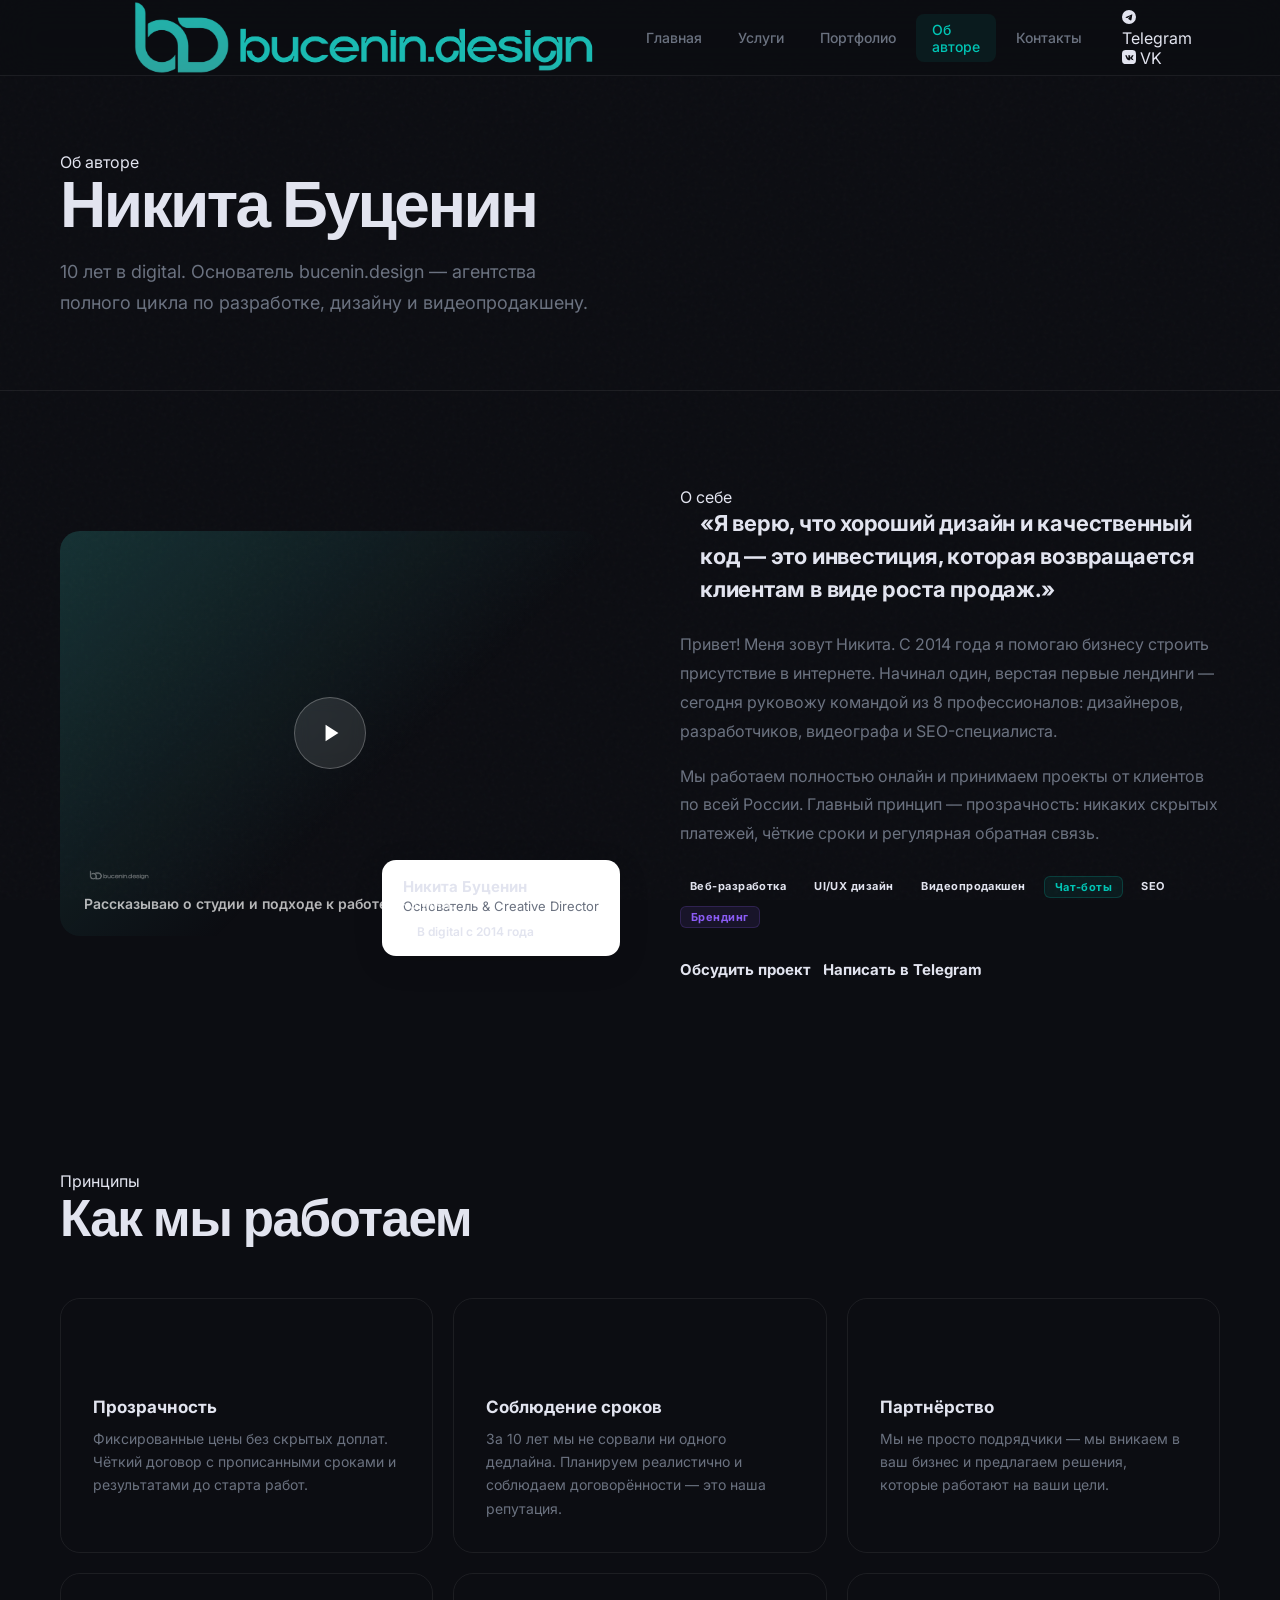
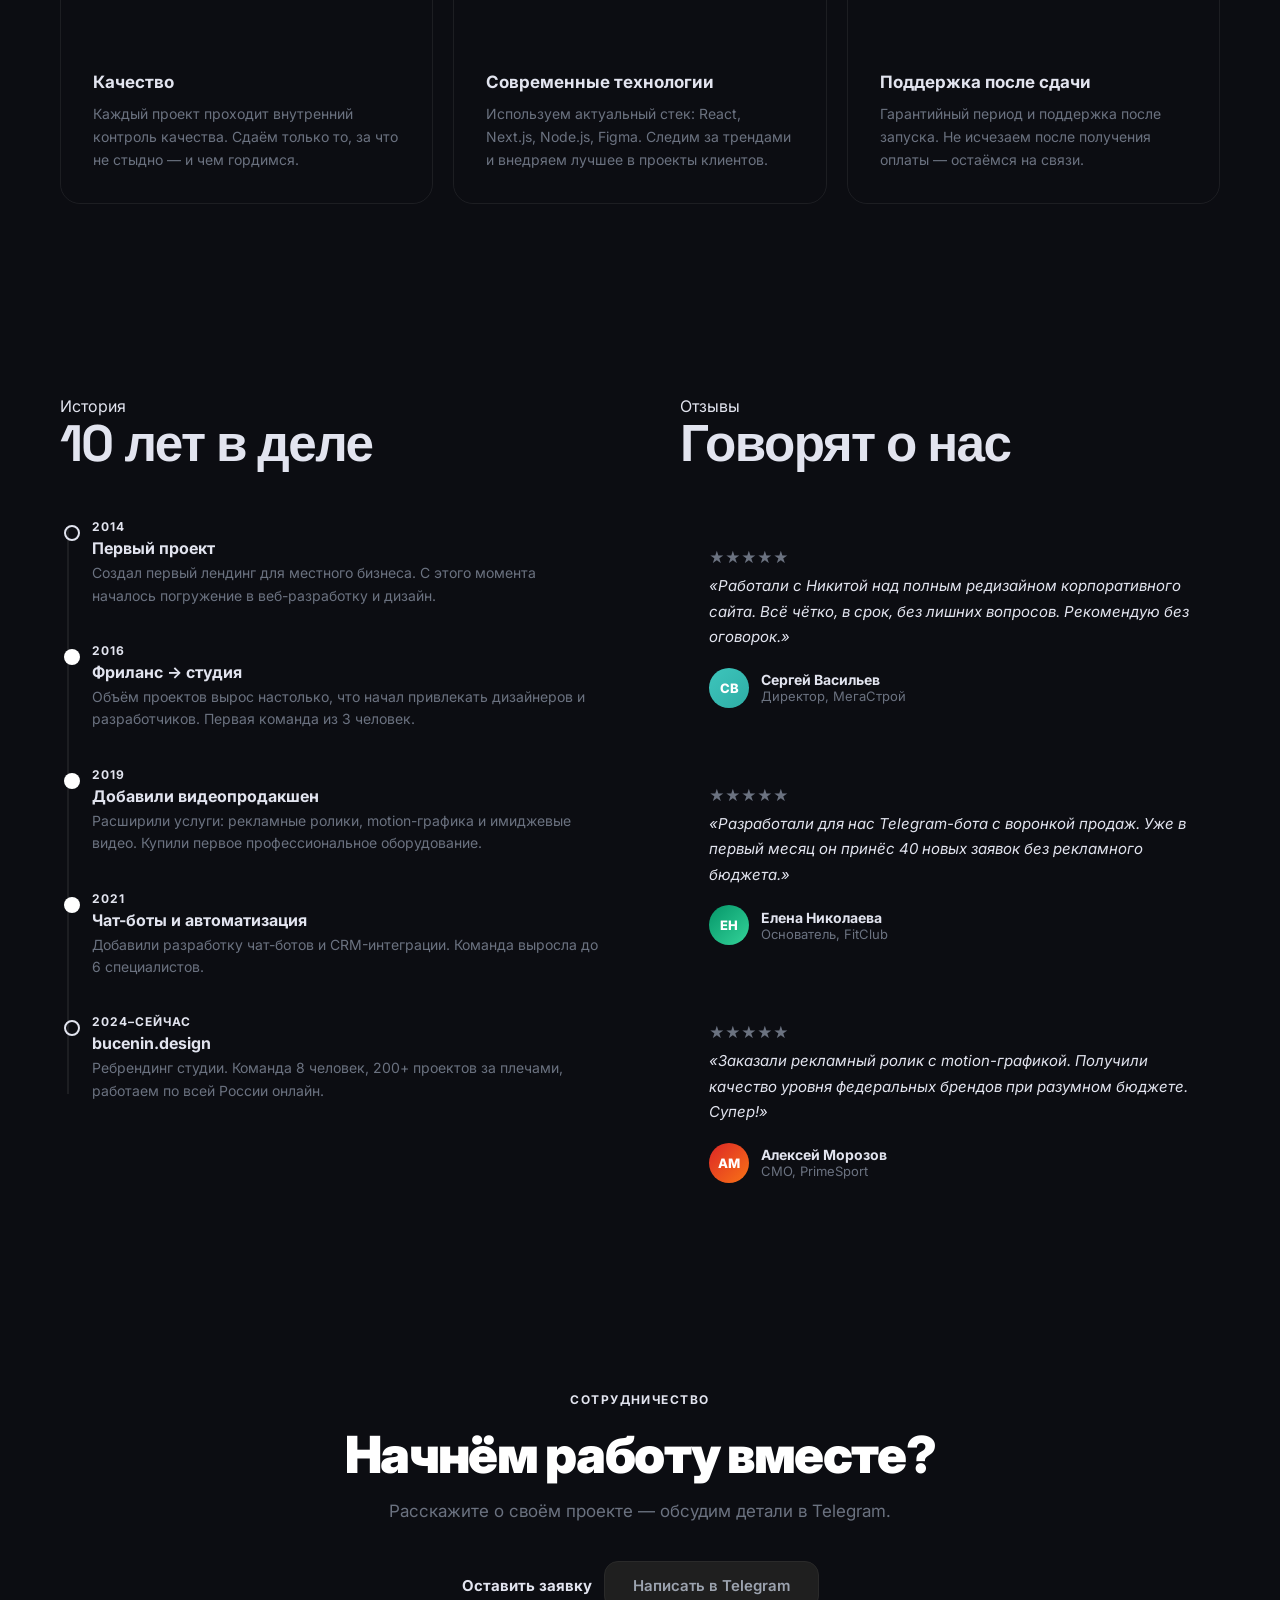
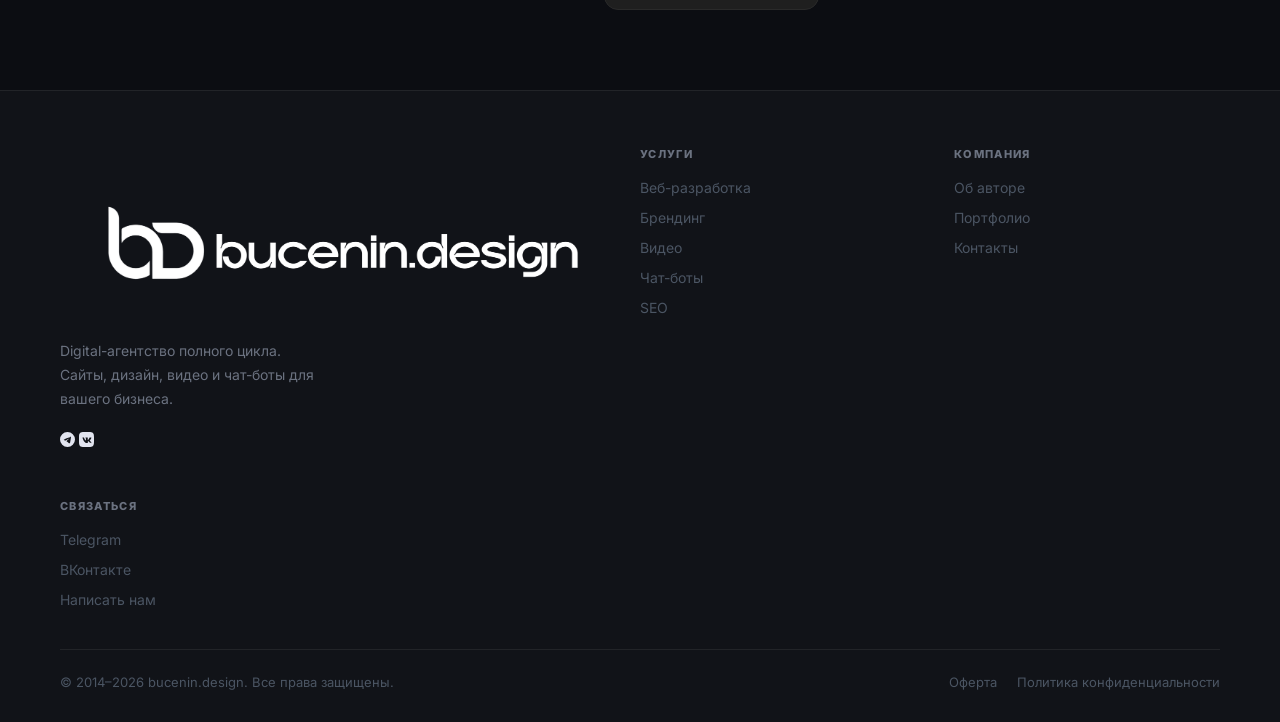
<file: pages/about.html>
<!DOCTYPE html>
<html lang="ru">
<head>
  <meta charset="UTF-8" />
  <link rel="icon" href="../assets/img/logo-color-full.png" type="image/png" sizes="64x64" />
  <link rel="apple-touch-icon" href="../assets/img/logo-color-full.png" />
  <meta name="viewport" content="width=device-width, initial-scale=1.0" />
  <title>Об авторе — bucenin.design</title>
  <link rel="preconnect" href="https://fonts.googleapis.com" />
  <link rel="preconnect" href="https://fonts.gstatic.com" crossorigin />
  <link href="https://fonts.googleapis.com/css2?family=Inter:wght@300;400;500;600;700;800;900&display=swap" rel="stylesheet" />
  <link rel="stylesheet" href="../assets/styles/style.css" />
</head>
<body>


<header class="site-header scrolled" id="header">
  <div class="header-inner">
    <a href="../index.html" class="logo"><img src="../assets/img/logo-color.png" alt="bucenin.design" /></a>
    <ul class="nav-links">
      <li><a href="../index.html">Главная</a></li>
      <li><a href="services.html">Услуги</a></li>
      <li><a href="portfolio.html">Портфолио</a></li>
      <li><a href="about.html" class="active">Об авторе</a></li>
      <li><a href="contact.html">Контакты</a></li>
    </ul>
    <div class="header-socials">
      <a href="https://t.me/" target="_blank" class="btn-tg">
        <svg width="14" height="14" viewBox="0 0 24 24" fill="currentColor"><path d="M11.944 0A12 12 0 0 0 0 12a12 12 0 0 0 12 12 12 12 0 0 0 12-12A12 12 0 0 0 12 0a12 12 0 0 0-.056 0zm4.962 7.224c.1-.002.321.023.465.14a.506.506 0 0 1 .171.325c.016.093.036.306.02.472-.18 1.898-.962 6.502-1.36 8.627-.168.9-.499 1.201-.82 1.23-.696.065-1.225-.46-1.9-.902-1.056-.693-1.653-1.124-2.678-1.8-.748-.507.423-1.328.921-2.055.061-.083 2.86-2.62 2.913-2.843.006-.026.014-.12-.046-.169s-.154-.054-.22-.031c-.094.03-1.592 1.012-4.493 2.973-.425.29-.81.433-1.154.426-.38-.008-1.112-.215-1.655-.392-.667-.216-1.196-.33-1.149-.698.024-.19.29-.384.793-.584 3.108-1.354 5.18-2.248 6.215-2.683 2.96-1.23 3.576-1.443 3.976-1.45z"/></svg>
        Telegram
      </a>
      <a href="https://vk.com/dadesigners" target="_blank" class="btn-vk">
        <svg width="14" height="14" viewBox="0 0 24 24" fill="currentColor"><path d="M15.684 0H8.316C1.592 0 0 1.592 0 8.316v7.368C0 22.408 1.592 24 8.316 24h7.368C22.408 24 24 22.408 24 15.684V8.316C24 1.592 22.408 0 15.684 0zm3.692 17.123h-1.744c-.66 0-.864-.525-2.05-1.727-1.033-1.01-1.49-.9-1.49.35v1.377c0 .395-.126.63-1.16.63-1.712 0-3.61-1.037-4.944-2.966C6.3 11.67 5.6 9.42 5.6 9.2c0-.124.05-.24.247-.24H7.6c.38 0 .524.175.67.585.735 2.13 1.965 3.997 2.47 3.997.19 0 .278-.09.278-.582v-2.26c-.055-1.042-.61-1.13-.61-1.502 0-.18.148-.36.382-.36h2.745c.32 0 .437.17.437.534v3.047c0 .32.146.435.237.435.19 0 .35-.115.7-.465 1.085-1.215 1.857-3.088 1.857-3.088.102-.215.28-.415.66-.415h1.744c.524 0 .636.27.524.534-.215 1-2.306 3.952-2.306 3.952-.18.294-.245.424 0 .75.175.24.75.733 1.133 1.178.704.8 1.243 1.473 1.386 1.938.148.46-.083.693-.557.693z"/></svg>
        VK
      </a>
    </div>
    <button class="burger" id="burger"><span></span><span></span><span></span></button>
  </div>
</header>
<div class="mobile-menu" id="mobile-menu">
  <nav>
    <a href="../index.html">Главная</a>
    <a href="services.html">Услуги</a>
    <a href="portfolio.html">Портфолио</a>
    <a href="about.html" class="active">Об авторе</a>
    <a href="contact.html">Контакты</a>
  </nav>
  <div class="mobile-socials">
    <a href="https://t.me/" target="_blank" class="btn-tg btn">Telegram</a>
    <a href="https://vk.com/dadesigners" target="_blank" class="btn-vk btn">VK</a>
  </div>
</div>


<div class="page-hero">
  <div class="container">
    <div class="page-hero-label reveal">Об авторе</div>
    <h1 class="page-hero-title reveal d1">Никита Буценин</h1>
    <p class="page-hero-sub reveal d2">
      10 лет в digital. Основатель bucenin.design — агентства полного цикла по разработке, дизайну и видеопродакшену.
    </p>
  </div>
</div>


<section class="section">
  <div class="container">
    <div class="founder-grid">

      
      <div class="founder-photo reveal">
        <div class="video-block">
          <div class="play-circle">
            <svg width="22" height="22" viewBox="0 0 24 24" fill="white" style="margin-left:3px"><polygon points="5 3 19 12 5 21 5 3"/></svg>
          </div>
          <div class="video-label">
            <img src="../assets/img/logo-white.png" alt="bucenin.design" style="height:24px; width:auto; opacity:0.4; margin-bottom:8px;" />
            <div class="video-label-text">Рассказываю о студии и подходе к работе — 3 мин.</div>
          </div>
        </div>
        <div class="founder-card-float">
          <div class="fcf-name">Никита Буценин</div>
          <div class="fcf-role">Основатель & Creative Director</div>
          <div class="fcf-accent">
            <div class="fcf-dot"></div>
            <div class="fcf-since">В digital с 2014 года</div>
          </div>
        </div>
      </div>

      
      <div class="reveal d2">
        <span class="section-label">О себе</span>
        <div class="founder-quote">
          «Я верю, что хороший дизайн и качественный код — это инвестиция, которая возвращается клиентам в виде роста продаж.»
        </div>
        <p class="founder-desc">
          Привет! Меня зовут Никита. С 2014 года я помогаю бизнесу строить присутствие в интернете. Начинал один, верстая первые лендинги — сегодня руковожу командой из 8 профессионалов: дизайнеров, разработчиков, видеографа и SEO-специалиста.
        </p>
        <p class="founder-desc">
          Мы работаем полностью онлайн и принимаем проекты от клиентов по всей России. Главный принцип — прозрачность: никаких скрытых платежей, чёткие сроки и регулярная обратная связь.
        </p>
        <div class="founder-tags">
          <span class="tag tag-accent">Веб-разработка</span>
          <span class="tag tag-dark">UI/UX дизайн</span>
          <span class="tag tag-dark">Видеопродакшен</span>
          <span class="tag tag-green">Чат-боты</span>
          <span class="tag tag-dark">SEO</span>
          <span class="tag tag-purple">Брендинг</span>
        </div>
        <div style="margin-top:32px; display:flex; gap:12px; flex-wrap:wrap;">
          <a href="contact.html" class="btn btn-primary">Обсудить проект</a>
          <a href="https://t.me/" target="_blank" class="btn btn-outline">Написать в Telegram</a>
        </div>
      </div>
    </div>
  </div>
</section>


<section class="section section-light">
  <div class="container">
    <div style="margin-bottom:52px;">
      <span class="section-label reveal">Принципы</span>
      <h2 class="section-title reveal d1">Как мы работаем</h2>
    </div>
    <div class="values-grid">
      <div class="value-card reveal">
        <div class="value-icon">
          <svg width="22" height="22" viewBox="0 0 24 24" fill="none" stroke="var(--accent)" stroke-width="2"><polyline points="20 6 9 17 4 12"/></svg>
        </div>
        <div class="value-title">Прозрачность</div>
        <div class="value-desc">Фиксированные цены без скрытых доплат. Чёткий договор с прописанными сроками и результатами до старта работ.</div>
      </div>
      <div class="value-card reveal d1">
        <div class="value-icon">
          <svg width="22" height="22" viewBox="0 0 24 24" fill="none" stroke="var(--accent)" stroke-width="2"><circle cx="12" cy="12" r="10"/><polyline points="12 6 12 12 16 14"/></svg>
        </div>
        <div class="value-title">Соблюдение сроков</div>
        <div class="value-desc">За 10 лет мы не сорвали ни одного дедлайна. Планируем реалистично и соблюдаем договорённости — это наша репутация.</div>
      </div>
      <div class="value-card reveal d2">
        <div class="value-icon">
          <svg width="22" height="22" viewBox="0 0 24 24" fill="none" stroke="var(--accent)" stroke-width="2"><path d="M17 21v-2a4 4 0 0 0-4-4H5a4 4 0 0 0-4 4v2"/><circle cx="9" cy="7" r="4"/><path d="M23 21v-2a4 4 0 0 0-3-3.87"/><path d="M16 3.13a4 4 0 0 1 0 7.75"/></svg>
        </div>
        <div class="value-title">Партнёрство</div>
        <div class="value-desc">Мы не просто подрядчики — мы вникаем в ваш бизнес и предлагаем решения, которые работают на ваши цели.</div>
      </div>
      <div class="value-card reveal">
        <div class="value-icon">
          <svg width="22" height="22" viewBox="0 0 24 24" fill="none" stroke="var(--accent)" stroke-width="2"><polygon points="12 2 15.09 8.26 22 9.27 17 14.14 18.18 21.02 12 17.77 5.82 21.02 7 14.14 2 9.27 8.91 8.26 12 2"/></svg>
        </div>
        <div class="value-title">Качество</div>
        <div class="value-desc">Каждый проект проходит внутренний контроль качества. Сдаём только то, за что не стыдно — и чем гордимся.</div>
      </div>
      <div class="value-card reveal d1">
        <div class="value-icon">
          <svg width="22" height="22" viewBox="0 0 24 24" fill="none" stroke="var(--accent)" stroke-width="2"><rect x="2" y="3" width="20" height="14" rx="2"/><line x1="8" y1="21" x2="16" y2="21"/><line x1="12" y1="17" x2="12" y2="21"/></svg>
        </div>
        <div class="value-title">Современные технологии</div>
        <div class="value-desc">Используем актуальный стек: React, Next.js, Node.js, Figma. Следим за трендами и внедряем лучшее в проекты клиентов.</div>
      </div>
      <div class="value-card reveal d2">
        <div class="value-icon">
          <svg width="22" height="22" viewBox="0 0 24 24" fill="none" stroke="var(--accent)" stroke-width="2"><path d="M18 8h1a4 4 0 0 1 0 8h-1"/><path d="M2 8h16v9a4 4 0 0 1-4 4H6a4 4 0 0 1-4-4V8z"/><line x1="6" y1="1" x2="6" y2="4"/><line x1="10" y1="1" x2="10" y2="4"/><line x1="14" y1="1" x2="14" y2="4"/></svg>
        </div>
        <div class="value-title">Поддержка после сдачи</div>
        <div class="value-desc">Гарантийный период и поддержка после запуска. Не исчезаем после получения оплаты — остаёмся на связи.</div>
      </div>
    </div>
  </div>
</section>


<section class="section">
  <div class="container">
    <div style="display:grid; grid-template-columns:1fr 1fr; gap:80px; align-items:start;" class="timeline-wrap">
      <div>
        <span class="section-label reveal">История</span>
        <h2 class="section-title reveal d1" style="margin-bottom:48px;">10 лет в деле</h2>
        <div class="timeline">
          <div class="tl-item reveal">
            <div class="tl-dot accent"></div>
            <div class="tl-year">2014</div>
            <div class="tl-title">Первый проект</div>
            <div class="tl-desc">Создал первый лендинг для местного бизнеса. С этого момента началось погружение в веб-разработку и дизайн.</div>
          </div>
          <div class="tl-item reveal d1">
            <div class="tl-dot"></div>
            <div class="tl-year">2016</div>
            <div class="tl-title">Фриланс → студия</div>
            <div class="tl-desc">Объём проектов вырос настолько, что начал привлекать дизайнеров и разработчиков. Первая команда из 3 человек.</div>
          </div>
          <div class="tl-item reveal d2">
            <div class="tl-dot"></div>
            <div class="tl-year">2019</div>
            <div class="tl-title">Добавили видеопродакшен</div>
            <div class="tl-desc">Расширили услуги: рекламные ролики, motion-графика и имиджевые видео. Купили первое профессиональное оборудование.</div>
          </div>
          <div class="tl-item reveal d3">
            <div class="tl-dot"></div>
            <div class="tl-year">2021</div>
            <div class="tl-title">Чат-боты и автоматизация</div>
            <div class="tl-desc">Добавили разработку чат-ботов и CRM-интеграции. Команда выросла до 6 специалистов.</div>
          </div>
          <div class="tl-item reveal d4">
            <div class="tl-dot accent"></div>
            <div class="tl-year">2024–сейчас</div>
            <div class="tl-title">bucenin.design</div>
            <div class="tl-desc">Ребрендинг студии. Команда 8 человек, 200+ проектов за плечами, работаем по всей России онлайн.</div>
          </div>
        </div>
      </div>
      <div>
        <span class="section-label reveal">Отзывы</span>
        <h2 class="section-title reveal d1" style="margin-bottom:48px;">Говорят о нас</h2>
        <div style="display:flex; flex-direction:column; gap:20px;">
          <div style="background:var(--bg-light); border-radius:var(--radius-lg); padding:28px; border:1.5px solid transparent; transition:border-color 0.25s;" class="testi-hover reveal">
            <div style="font-size:15px; color:var(--muted); margin-bottom:6px; font-weight:600;">★★★★★</div>
            <p style="font-size:15px; color:var(--dark); line-height:1.7; margin-bottom:18px; font-style:italic;">«Работали с Никитой над полным редизайном корпоративного сайта. Всё чётко, в срок, без лишних вопросов. Рекомендую без оговорок.»</p>
            <div style="display:flex; align-items:center; gap:12px;">
              <div style="width:40px; height:40px; border-radius:50%; background:linear-gradient(135deg,#3DC5BC,#2EADA5); display:flex; align-items:center; justify-content:center; font-weight:800; font-size:13px; color:#fff; flex-shrink:0;">СВ</div>
              <div>
                <div style="font-size:14px; font-weight:700; color:var(--dark);">Сергей Васильев</div>
                <div style="font-size:13px; color:var(--muted);">Директор, МегаСтрой</div>
              </div>
            </div>
          </div>
          <div style="background:var(--bg-light); border-radius:var(--radius-lg); padding:28px; border:1.5px solid transparent; transition:border-color 0.25s;" class="testi-hover reveal d1">
            <div style="font-size:15px; color:var(--muted); margin-bottom:6px; font-weight:600;">★★★★★</div>
            <p style="font-size:15px; color:var(--dark); line-height:1.7; margin-bottom:18px; font-style:italic;">«Разработали для нас Telegram-бота с воронкой продаж. Уже в первый месяц он принёс 40 новых заявок без рекламного бюджета.»</p>
            <div style="display:flex; align-items:center; gap:12px;">
              <div style="width:40px; height:40px; border-radius:50%; background:linear-gradient(135deg,#059669,#34D399); display:flex; align-items:center; justify-content:center; font-weight:800; font-size:13px; color:#fff; flex-shrink:0;">ЕН</div>
              <div>
                <div style="font-size:14px; font-weight:700; color:var(--dark);">Елена Николаева</div>
                <div style="font-size:13px; color:var(--muted);">Основатель, FitClub</div>
              </div>
            </div>
          </div>
          <div style="background:var(--bg-light); border-radius:var(--radius-lg); padding:28px; border:1.5px solid transparent; transition:border-color 0.25s;" class="testi-hover reveal d2">
            <div style="font-size:15px; color:var(--muted); margin-bottom:6px; font-weight:600;">★★★★★</div>
            <p style="font-size:15px; color:var(--dark); line-height:1.7; margin-bottom:18px; font-style:italic;">«Заказали рекламный ролик с motion-графикой. Получили качество уровня федеральных брендов при разумном бюджете. Супер!»</p>
            <div style="display:flex; align-items:center; gap:12px;">
              <div style="width:40px; height:40px; border-radius:50%; background:linear-gradient(135deg,#DC2626,#F97316); display:flex; align-items:center; justify-content:center; font-weight:800; font-size:13px; color:#fff; flex-shrink:0;">АМ</div>
              <div>
                <div style="font-size:14px; font-weight:700; color:var(--dark);">Алексей Морозов</div>
                <div style="font-size:13px; color:var(--muted);">CMO, PrimeSport</div>
              </div>
            </div>
          </div>
        </div>
      </div>
    </div>
  </div>
</section>


<section style="background:var(--dark); padding:80px 32px;">
  <div class="container" style="text-align:center;">
    <span style="display:inline-block; font-size:12px; font-weight:700; letter-spacing:0.12em; text-transform:uppercase; color:var(--accent); margin-bottom:16px;" class="reveal">Сотрудничество</span>
    <h2 style="font-size:clamp(32px,4vw,52px); font-weight:900; color:#fff; letter-spacing:-0.03em; margin-bottom:16px;" class="reveal d1">Начнём работу вместе?</h2>
    <p style="font-size:17px; color:#6B7280; margin-bottom:40px;" class="reveal d2">Расскажите о своём проекте — обсудим детали в Telegram.</p>
    <div style="display:flex; justify-content:center; gap:12px; flex-wrap:wrap;" class="reveal d3">
      <a href="contact.html" class="btn btn-primary">Оставить заявку</a>
      <a href="https://t.me/" target="_blank" class="btn" style="background:#1F1F1F; color:#9CA3AF; padding:14px 28px; font-size:15px; font-weight:600; border-radius:var(--radius-md); border:1.5px solid #2A2A2A;">Написать в Telegram</a>
    </div>
  </div>
</section>


<footer class="site-footer">
  <div class="footer-inner">
    <div class="footer-grid">
      <div>
        <div class="footer-logo"><img src="../assets/img/logo-white.png" alt="bucenin.design" /></div>
        <div class="footer-desc">Digital-агентство полного цикла. Сайты, дизайн, видео и чат-боты для вашего бизнеса.</div>
        <div class="footer-socials">
          <a href="https://t.me/" target="_blank" class="footer-social-btn"><svg width="15" height="15" viewBox="0 0 24 24" fill="currentColor"><path d="M11.944 0A12 12 0 0 0 0 12a12 12 0 0 0 12 12 12 12 0 0 0 12-12A12 12 0 0 0 12 0a12 12 0 0 0-.056 0zm4.962 7.224c.1-.002.321.023.465.14a.506.506 0 0 1 .171.325c.016.093.036.306.02.472-.18 1.898-.962 6.502-1.36 8.627-.168.9-.499 1.201-.82 1.23-.696.065-1.225-.46-1.9-.902-1.056-.693-1.653-1.124-2.678-1.8-.748-.507.423-1.328.921-2.055.061-.083 2.86-2.62 2.913-2.843.006-.026.014-.12-.046-.169s-.154-.054-.22-.031c-.094.03-1.592 1.012-4.493 2.973-.425.29-.81.433-1.154.426-.38-.008-1.112-.215-1.655-.392-.667-.216-1.196-.33-1.149-.698.024-.19.29-.384.793-.584 3.108-1.354 5.18-2.248 6.215-2.683 2.96-1.23 3.576-1.443 3.976-1.45z"/></svg></a>
          <a href="https://vk.com/dadesigners" target="_blank" class="footer-social-btn"><svg width="15" height="15" viewBox="0 0 24 24" fill="currentColor"><path d="M15.684 0H8.316C1.592 0 0 1.592 0 8.316v7.368C0 22.408 1.592 24 8.316 24h7.368C22.408 24 24 22.408 24 15.684V8.316C24 1.592 22.408 0 15.684 0zm3.692 17.123h-1.744c-.66 0-.864-.525-2.05-1.727-1.033-1.01-1.49-.9-1.49.35v1.377c0 .395-.126.63-1.16.63-1.712 0-3.61-1.037-4.944-2.966C6.3 11.67 5.6 9.42 5.6 9.2c0-.124.05-.24.247-.24H7.6c.38 0 .524.175.67.585.735 2.13 1.965 3.997 2.47 3.997.19 0 .278-.09.278-.582v-2.26c-.055-1.042-.61-1.13-.61-1.502 0-.18.148-.36.382-.36h2.745c.32 0 .437.17.437.534v3.047c0 .32.146.435.237.435.19 0 .35-.115.7-.465 1.085-1.215 1.857-3.088 1.857-3.088.102-.215.28-.415.66-.415h1.744c.524 0 .636.27.524.534-.215 1-2.306 3.952-2.306 3.952-.18.294-.245.424 0 .75.175.24.75.733 1.133 1.178.704.8 1.243 1.473 1.386 1.938.148.46-.083.693-.557.693z"/></svg></a>
        </div>
      </div>
      <div>
        <div class="footer-col-title">Услуги</div>
        <ul class="footer-links">
          <li><a href="services.html#web">Веб-разработка</a></li>
          <li><a href="services.html#brand">Брендинг</a></li>
          <li><a href="services.html#video">Видео</a></li>
          <li><a href="services.html#bot">Чат-боты</a></li>
          <li><a href="services.html#seo">SEO</a></li>
        </ul>
      </div>
      <div>
        <div class="footer-col-title">Компания</div>
        <ul class="footer-links">
          <li><a href="about.html">Об авторе</a></li>
          <li><a href="portfolio.html">Портфолио</a></li>
          <li><a href="contact.html">Контакты</a></li>
        </ul>
      </div>
      <div>
        <div class="footer-col-title">Связаться</div>
        <ul class="footer-links">
          <li><a href="https://t.me/" target="_blank">Telegram</a></li>
          <li><a href="https://vk.com/dadesigners" target="_blank">ВКонтакте</a></li>
          <li><a href="contact.html">Написать нам</a></li>
        </ul>
      </div>
    </div>
    <div class="footer-bottom">
      <div class="footer-copy">© 2014–2026 bucenin.design. Все права защищены.</div>
      <div class="footer-legal"><a href="#">Оферта</a><a href="#">Политика конфиденциальности</a></div>
    </div>
  </div>
</footer>
<script src="../assets/scripts/main.js"></script>
<script src="../assets/scripts/about.js"></script>
</body>
</html>
</file>
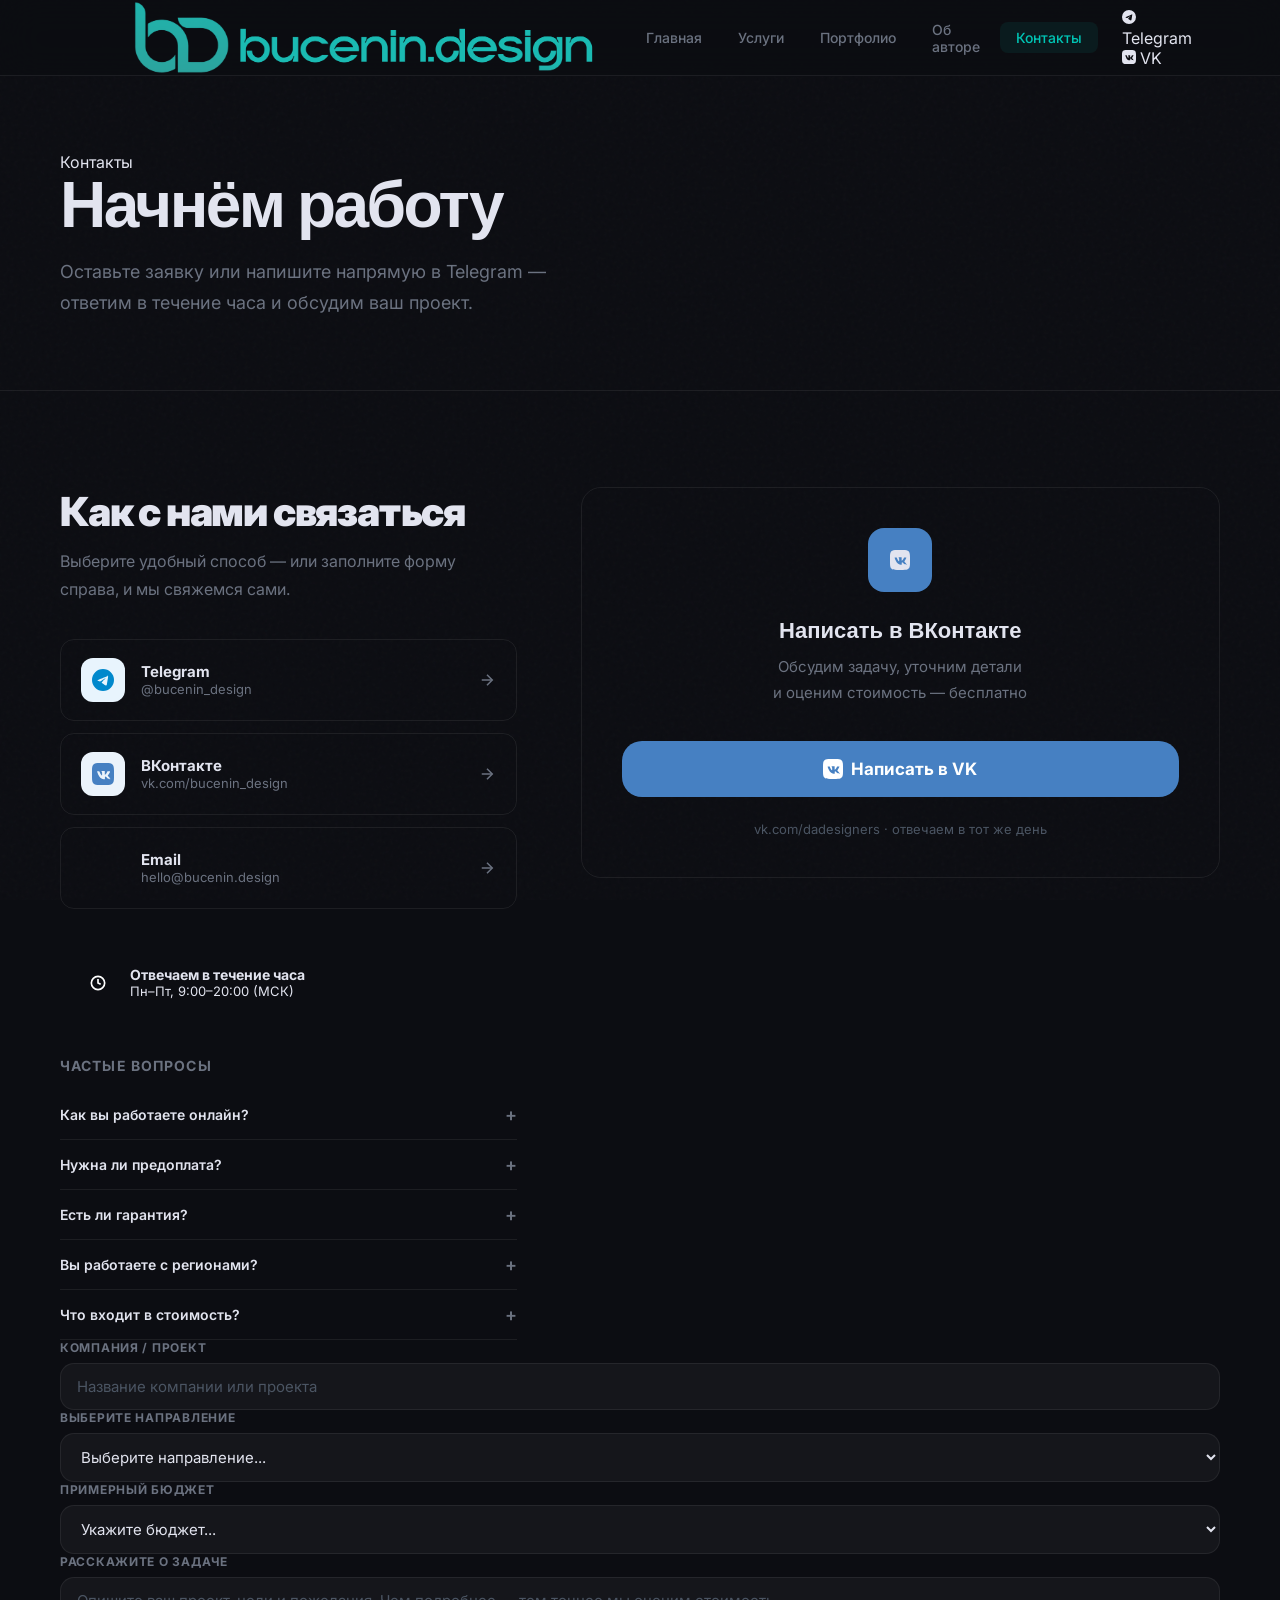
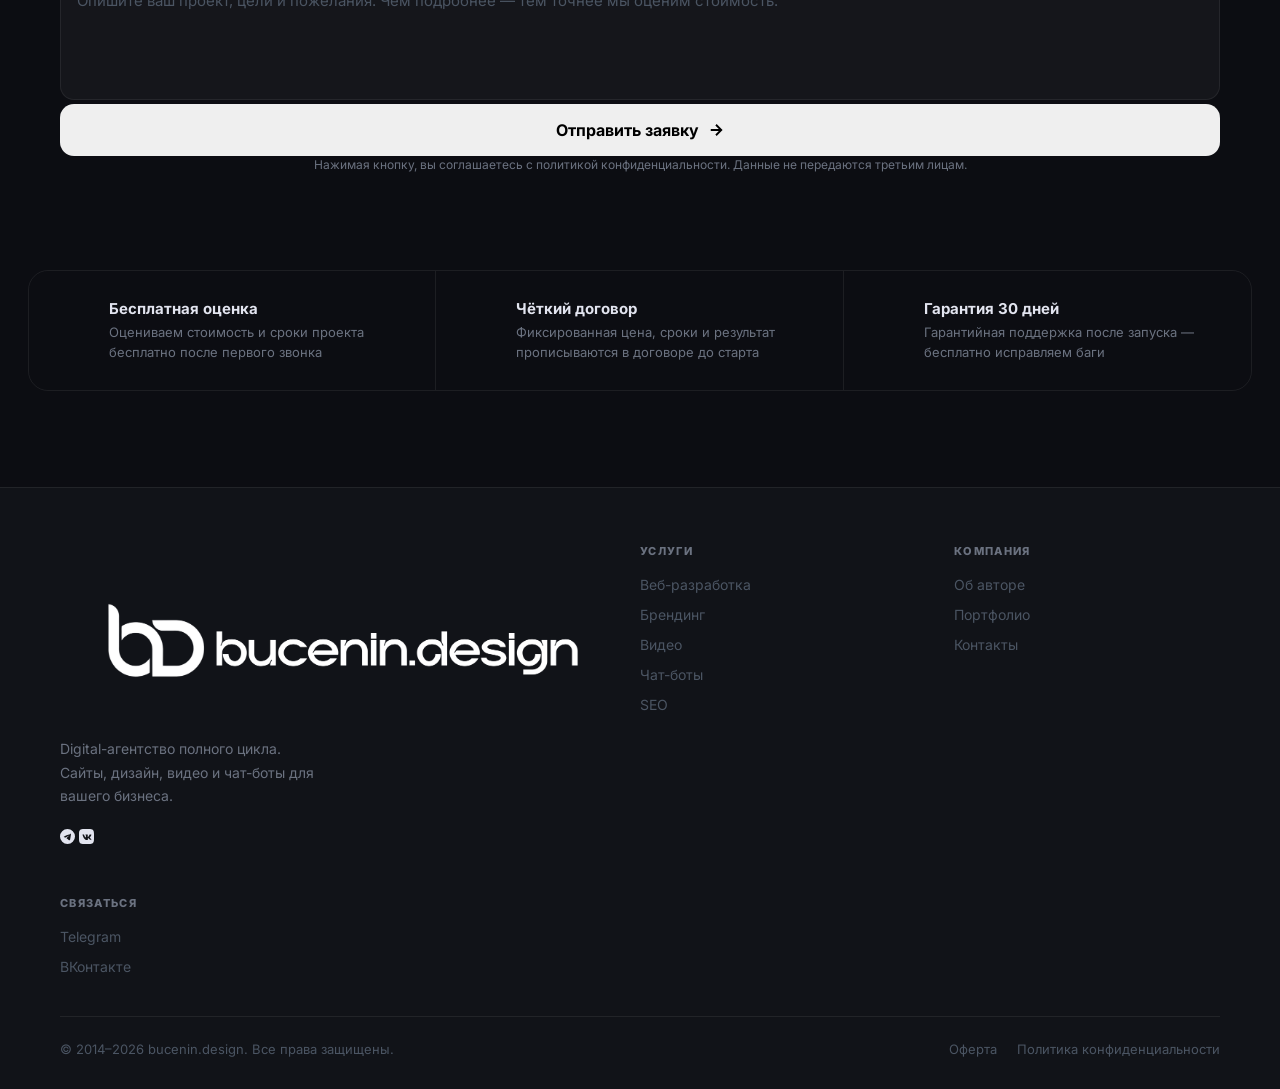
<file: pages/contact.html>
<!DOCTYPE html>
<html lang="ru">
<head>
  <meta charset="UTF-8" />
  <link rel="icon" href="../assets/img/logo-color-full.png" type="image/png" sizes="64x64" />
  <link rel="apple-touch-icon" href="../assets/img/logo-color-full.png" />
  <meta name="viewport" content="width=device-width, initial-scale=1.0" />
  <title>Контакты — bucenin.design</title>
  <link rel="preconnect" href="https://fonts.googleapis.com" />
  <link rel="preconnect" href="https://fonts.gstatic.com" crossorigin />
  <link href="https://fonts.googleapis.com/css2?family=Inter:wght@300;400;500;600;700;800;900&display=swap" rel="stylesheet" />
  <link rel="stylesheet" href="../assets/styles/style.css" />
</head>
<body>


<header class="site-header scrolled" id="header">
  <div class="header-inner">
    <a href="../index.html" class="logo"><img src="../assets/img/logo-color.png" alt="bucenin.design" /></a>
    <ul class="nav-links">
      <li><a href="../index.html">Главная</a></li>
      <li><a href="services.html">Услуги</a></li>
      <li><a href="portfolio.html">Портфолио</a></li>
      <li><a href="about.html">Об авторе</a></li>
      <li><a href="contact.html" class="active">Контакты</a></li>
    </ul>
    <div class="header-socials">
      <a href="https://t.me/" target="_blank" class="btn-tg">
        <svg width="14" height="14" viewBox="0 0 24 24" fill="currentColor"><path d="M11.944 0A12 12 0 0 0 0 12a12 12 0 0 0 12 12 12 12 0 0 0 12-12A12 12 0 0 0 12 0a12 12 0 0 0-.056 0zm4.962 7.224c.1-.002.321.023.465.14a.506.506 0 0 1 .171.325c.016.093.036.306.02.472-.18 1.898-.962 6.502-1.36 8.627-.168.9-.499 1.201-.82 1.23-.696.065-1.225-.46-1.9-.902-1.056-.693-1.653-1.124-2.678-1.8-.748-.507.423-1.328.921-2.055.061-.083 2.86-2.62 2.913-2.843.006-.026.014-.12-.046-.169s-.154-.054-.22-.031c-.094.03-1.592 1.012-4.493 2.973-.425.29-.81.433-1.154.426-.38-.008-1.112-.215-1.655-.392-.667-.216-1.196-.33-1.149-.698.024-.19.29-.384.793-.584 3.108-1.354 5.18-2.248 6.215-2.683 2.96-1.23 3.576-1.443 3.976-1.45z"/></svg>
        Telegram
      </a>
      <a href="https://vk.com/dadesigners" target="_blank" class="btn-vk">
        <svg width="14" height="14" viewBox="0 0 24 24" fill="currentColor"><path d="M15.684 0H8.316C1.592 0 0 1.592 0 8.316v7.368C0 22.408 1.592 24 8.316 24h7.368C22.408 24 24 22.408 24 15.684V8.316C24 1.592 22.408 0 15.684 0zm3.692 17.123h-1.744c-.66 0-.864-.525-2.05-1.727-1.033-1.01-1.49-.9-1.49.35v1.377c0 .395-.126.63-1.16.63-1.712 0-3.61-1.037-4.944-2.966C6.3 11.67 5.6 9.42 5.6 9.2c0-.124.05-.24.247-.24H7.6c.38 0 .524.175.67.585.735 2.13 1.965 3.997 2.47 3.997.19 0 .278-.09.278-.582v-2.26c-.055-1.042-.61-1.13-.61-1.502 0-.18.148-.36.382-.36h2.745c.32 0 .437.17.437.534v3.047c0 .32.146.435.237.435.19 0 .35-.115.7-.465 1.085-1.215 1.857-3.088 1.857-3.088.102-.215.28-.415.66-.415h1.744c.524 0 .636.27.524.534-.215 1-2.306 3.952-2.306 3.952-.18.294-.245.424 0 .75.175.24.75.733 1.133 1.178.704.8 1.243 1.473 1.386 1.938.148.46-.083.693-.557.693z"/></svg>
        VK
      </a>
    </div>
    <button class="burger" id="burger"><span></span><span></span><span></span></button>
  </div>
</header>
<div class="mobile-menu" id="mobile-menu">
  <nav>
    <a href="../index.html">Главная</a>
    <a href="services.html">Услуги</a>
    <a href="portfolio.html">Портфолио</a>
    <a href="about.html">Об авторе</a>
    <a href="contact.html" class="active">Контакты</a>
  </nav>
  <div class="mobile-socials">
    <a href="https://t.me/" target="_blank" class="btn-tg btn">Telegram</a>
    <a href="https://vk.com/dadesigners" target="_blank" class="btn-vk btn">VK</a>
  </div>
</div>


<div class="page-hero">
  <div class="container">
    <div class="page-hero-label reveal">Контакты</div>
    <h1 class="page-hero-title reveal d1">Начнём работу</h1>
    <p class="page-hero-sub reveal d2">
      Оставьте заявку или напишите напрямую в Telegram — ответим в течение часа и обсудим ваш проект.
    </p>
  </div>
</div>


<section class="section">
  <div class="container">
    <div class="contact-grid">

      
      <div>
        <div class="reveal">
          <h2 class="contact-info-title">Как с нами связаться</h2>
          <p class="contact-info-sub">Выберите удобный способ — или заполните форму справа, и мы свяжемся сами.</p>
        </div>

        <div class="contact-channels">
          <a href="https://t.me/" target="_blank" class="channel-card reveal">
            <div class="channel-icon" style="background:#E8F4FD;">
              <svg width="22" height="22" viewBox="0 0 24 24" fill="#0088cc"><path d="M11.944 0A12 12 0 0 0 0 12a12 12 0 0 0 12 12 12 12 0 0 0 12-12A12 12 0 0 0 12 0a12 12 0 0 0-.056 0zm4.962 7.224c.1-.002.321.023.465.14a.506.506 0 0 1 .171.325c.016.093.036.306.02.472-.18 1.898-.962 6.502-1.36 8.627-.168.9-.499 1.201-.82 1.23-.696.065-1.225-.46-1.9-.902-1.056-.693-1.653-1.124-2.678-1.8-.748-.507.423-1.328.921-2.055.061-.083 2.86-2.62 2.913-2.843.006-.026.014-.12-.046-.169s-.154-.054-.22-.031c-.094.03-1.592 1.012-4.493 2.973-.425.29-.81.433-1.154.426-.38-.008-1.112-.215-1.655-.392-.667-.216-1.196-.33-1.149-.698.024-.19.29-.384.793-.584 3.108-1.354 5.18-2.248 6.215-2.683 2.96-1.23 3.576-1.443 3.976-1.45z"/></svg>
            </div>
            <div>
              <div class="channel-name">Telegram</div>
              <div class="channel-handle">@bucenin_design</div>
            </div>
            <svg class="channel-arrow" width="18" height="18" viewBox="0 0 24 24" fill="none" stroke="currentColor" stroke-width="2"><line x1="5" y1="12" x2="19" y2="12"/><polyline points="12 5 19 12 12 19"/></svg>
          </a>

          <a href="https://vk.com/dadesigners" target="_blank" class="channel-card reveal d1">
            <div class="channel-icon" style="background:#EBF3FB;">
              <svg width="22" height="22" viewBox="0 0 24 24" fill="#4680C2"><path d="M15.684 0H8.316C1.592 0 0 1.592 0 8.316v7.368C0 22.408 1.592 24 8.316 24h7.368C22.408 24 24 22.408 24 15.684V8.316C24 1.592 22.408 0 15.684 0zm3.692 17.123h-1.744c-.66 0-.864-.525-2.05-1.727-1.033-1.01-1.49-.9-1.49.35v1.377c0 .395-.126.63-1.16.63-1.712 0-3.61-1.037-4.944-2.966C6.3 11.67 5.6 9.42 5.6 9.2c0-.124.05-.24.247-.24H7.6c.38 0 .524.175.67.585.735 2.13 1.965 3.997 2.47 3.997.19 0 .278-.09.278-.582v-2.26c-.055-1.042-.61-1.13-.61-1.502 0-.18.148-.36.382-.36h2.745c.32 0 .437.17.437.534v3.047c0 .32.146.435.237.435.19 0 .35-.115.7-.465 1.085-1.215 1.857-3.088 1.857-3.088.102-.215.28-.415.66-.415h1.744c.524 0 .636.27.524.534-.215 1-2.306 3.952-2.306 3.952-.18.294-.245.424 0 .75.175.24.75.733 1.133 1.178.704.8 1.243 1.473 1.386 1.938.148.46-.083.693-.557.693z"/></svg>
            </div>
            <div>
              <div class="channel-name">ВКонтакте</div>
              <div class="channel-handle">vk.com/bucenin_design</div>
            </div>
            <svg class="channel-arrow" width="18" height="18" viewBox="0 0 24 24" fill="none" stroke="currentColor" stroke-width="2"><line x1="5" y1="12" x2="19" y2="12"/><polyline points="12 5 19 12 12 19"/></svg>
          </a>

          <div class="channel-card reveal d2" style="cursor:default;">
            <div class="channel-icon" style="background:var(--accent-light);">
              <svg width="22" height="22" viewBox="0 0 24 24" fill="none" stroke="var(--accent)" stroke-width="2"><path d="M4 4h16c1.1 0 2 .9 2 2v12c0 1.1-.9 2-2 2H4c-1.1 0-2-.9-2-2V6c0-1.1.9-2 2-2z"/><polyline points="22,6 12,13 2,6"/></svg>
            </div>
            <div>
              <div class="channel-name">Email</div>
              <div class="channel-handle">hello@bucenin.design</div>
            </div>
            <svg class="channel-arrow" width="18" height="18" viewBox="0 0 24 24" fill="none" stroke="currentColor" stroke-width="2"><line x1="5" y1="12" x2="19" y2="12"/><polyline points="12 5 19 12 12 19"/></svg>
          </div>
        </div>

        
        <div style="background:var(--accent-light); border-radius:var(--radius-md); padding:16px 20px; display:flex; align-items:center; gap:14px; margin-bottom:36px;" class="reveal d3">
          <div style="width:36px; height:36px; border-radius:50%; background:var(--accent); display:flex; align-items:center; justify-content:center; flex-shrink:0;">
            <svg width="16" height="16" viewBox="0 0 24 24" fill="none" stroke="#fff" stroke-width="2.5"><circle cx="12" cy="12" r="10"/><polyline points="12 6 12 12 16 14"/></svg>
          </div>
          <div>
            <div style="font-size:14px; font-weight:700; color:var(--dark);">Отвечаем в течение часа</div>
            <div style="font-size:13px; color:var(--accent-dark);">Пн–Пт, 9:00–20:00 (МСК)</div>
          </div>
        </div>

        
        <div class="faq reveal d4">
          <div class="faq-title-sm">Частые вопросы</div>

          <div class="faq-item">
            <div class="faq-q">
              Как вы работаете онлайн?
              <span class="faq-arrow">+</span>
            </div>
            <div class="faq-a">Всё общение через Telegram, Google Meet или Zoom. Показываем прогресс через Figma и демо-ссылки. Договор и оплата — онлайн.</div>
          </div>

          <div class="faq-item">
            <div class="faq-q">
              Нужна ли предоплата?
              <span class="faq-arrow">+</span>
            </div>
            <div class="faq-a">Да, работаем по предоплате 50% после подписания договора. Остаток — при сдаче готового проекта.</div>
          </div>

          <div class="faq-item">
            <div class="faq-q">
              Есть ли гарантия?
              <span class="faq-arrow">+</span>
            </div>
            <div class="faq-a">Гарантийный период — 30 дней после сдачи. В это время бесплатно исправляем баги и вносим правки по ТЗ.</div>
          </div>

          <div class="faq-item">
            <div class="faq-q">
              Вы работаете с регионами?
              <span class="faq-arrow">+</span>
            </div>
            <div class="faq-a">Да, работаем со всей Россией и СНГ. Разница в часовых поясах не проблема — договариваемся о времени звонков удобном для вас.</div>
          </div>

          <div class="faq-item">
            <div class="faq-q">
              Что входит в стоимость?
              <span class="faq-arrow">+</span>
            </div>
            <div class="faq-a">Всё, что обозначено в ТЗ. Без скрытых платежей. Если задача выходит за рамки — согласовываем доп. работы и стоимость заранее.</div>
          </div>
        </div>
      </div>
      <div class="form-card reveal d1" style="text-align:center;">
        <div style="width:64px; height:64px; border-radius:16px; background:#4680C2; display:flex; align-items:center; justify-content:center; margin:0 auto 24px;">
          <svg width="20" height="20" viewBox="0 0 24 24" fill="currentColor"><path d="M15.684 0H8.316C1.592 0 0 1.592 0 8.316v7.368C0 22.408 1.592 24 8.316 24h7.368C22.408 24 24 22.408 24 15.684V8.316C24 1.592 22.408 0 15.684 0zm3.692 17.123h-1.744c-.66 0-.864-.525-2.05-1.727-1.033-1.01-1.49-.9-1.49.35v1.377c0 .395-.126.63-1.16.63-1.712 0-3.61-1.037-4.944-2.966C6.3 11.67 5.6 9.42 5.6 9.2c0-.124.05-.24.247-.24H7.6c.38 0 .524.175.67.585.735 2.13 1.965 3.997 2.47 3.997.19 0 .278-.09.278-.582v-2.26c-.055-1.042-.61-1.13-.61-1.502 0-.18.148-.36.382-.36h2.745c.32 0 .437.17.437.534v3.047c0 .32.146.435.237.435.19 0 .35-.115.7-.465 1.085-1.215 1.857-3.088 1.857-3.088.102-.215.28-.415.66-.415h1.744c.524 0 .636.27.524.534-.215 1-2.306 3.952-2.306 3.952-.18.294-.245.424 0 .75.175.24.75.733 1.133 1.178.704.8 1.243 1.473 1.386 1.938.148.46-.083.693-.557.693z"/></svg>
        </div>
        <div style="font-size:22px; font-weight:800; color:var(--text); font-family:'Space Grotesk',sans-serif; margin-bottom:10px;">Написать в ВКонтакте</div>
        <div style="font-size:15px; color:var(--muted); margin-bottom:36px; line-height:1.7;">Обсудим задачу, уточним детали<br />и оценим стоимость — бесплатно</div>
        <a href="https://vk.com/dadesigners" target="_blank" class="btn btn-vk-large" style="width:100%; justify-content:center; padding:18px; font-size:17px; border-radius:var(--radius-lg);">
          <svg width="20" height="20" viewBox="0 0 24 24" fill="currentColor"><path d="M15.684 0H8.316C1.592 0 0 1.592 0 8.316v7.368C0 22.408 1.592 24 8.316 24h7.368C22.408 24 24 22.408 24 15.684V8.316C24 1.592 22.408 0 15.684 0zm3.692 17.123h-1.744c-.66 0-.864-.525-2.05-1.727-1.033-1.01-1.49-.9-1.49.35v1.377c0 .395-.126.63-1.16.63-1.712 0-3.61-1.037-4.944-2.966C6.3 11.67 5.6 9.42 5.6 9.2c0-.124.05-.24.247-.24H7.6c.38 0 .524.175.67.585.735 2.13 1.965 3.997 2.47 3.997.19 0 .278-.09.278-.582v-2.26c-.055-1.042-.61-1.13-.61-1.502 0-.18.148-.36.382-.36h2.745c.32 0 .437.17.437.534v3.047c0 .32.146.435.237.435.19 0 .35-.115.7-.465 1.085-1.215 1.857-3.088 1.857-3.088.102-.215.28-.415.66-.415h1.744c.524 0 .636.27.524.534-.215 1-2.306 3.952-2.306 3.952-.18.294-.245.424 0 .75.175.24.75.733 1.133 1.178.704.8 1.243 1.473 1.386 1.938.148.46-.083.693-.557.693z"/></svg>
          Написать в VK
        </a>
        <div style="margin-top:24px; font-size:13px; color:var(--muted-2);">vk.com/dadesigners · отвечаем в тот же день</div>
      </div>
</div>

            <div class="form-group">
              <label class="form-label">Компания / Проект</label>
              <input type="text" name="company" class="form-input" placeholder="Название компании или проекта" />
            </div>

            <div class="form-group">
              <label class="form-label">Выберите направление</label>
              <select name="service" class="form-input" style="cursor:pointer;">
                <option value="" disabled selected>Выберите направление...</option>
                <option>Веб-разработка</option>
                <option>Брендинг и дизайн</option>
                <option>Видеопродакшен</option>
                <option>Чат-боты</option>
                <option>SEO и продвижение</option>
                <option>Комплексный проект</option>
                <option>Другое</option>
              </select>
            </div>

            <div class="form-group">
              <label class="form-label">Примерный бюджет</label>
              <select name="budget" class="form-input" style="cursor:pointer;">
                <option value="" disabled selected>Укажите бюджет...</option>
                <option>До 30 000 ₽</option>
                <option>30 000 — 70 000 ₽</option>
                <option>70 000 — 150 000 ₽</option>
                <option>От 150 000 ₽</option>
                <option>Обсудим индивидуально</option>
              </select>
            </div>

            <div class="form-group">
              <label class="form-label">Расскажите о задаче</label>
              <textarea name="message" rows="5" class="form-input" placeholder="Опишите ваш проект, цели и пожелания. Чем подробнее — тем точнее мы оценим стоимость." style="resize:none;"></textarea>
            </div>

            <button type="submit" class="btn btn-primary" id="submit-btn" style="width:100%; padding:16px; font-size:16px; justify-content:center;">
              Отправить заявку
              <svg width="18" height="18" viewBox="0 0 24 24" fill="none" stroke="currentColor" stroke-width="2.5"><line x1="5" y1="12" x2="19" y2="12"/><polyline points="12 5 19 12 12 19"/></svg>
            </button>

            <p style="font-size:12px; color:var(--muted); text-align:center; line-height:1.5;">
              Нажимая кнопку, вы соглашаетесь с <a href="#" style="color:var(--accent);">политикой конфиденциальности</a>. Данные не передаются третьим лицам.
            </p>
          </form>
        </div>

        
        <div class="form-success" id="form-success">
          <div class="success-icon">
            <svg width="32" height="32" viewBox="0 0 24 24" fill="none" stroke="var(--accent)" stroke-width="2.5"><polyline points="20 6 9 17 4 12"/></svg>
          </div>
          <h3 style="font-size:22px; font-weight:800; color:var(--dark); margin-bottom:10px;">Заявка принята!</h3>
          <p style="font-size:15px; color:var(--muted); line-height:1.7; margin-bottom:28px;">Мы получили ваше сообщение и свяжемся с вами в течение часа в рабочее время.</p>
          <a href="../index.html" class="btn btn-outline">Вернуться на главную</a>
        </div>
      </div>
    </div>

    
    <div class="benefits-strip">
      <div class="benefit-item reveal">
        <div class="benefit-icon">
          <svg width="20" height="20" viewBox="0 0 24 24" fill="none" stroke="var(--accent)" stroke-width="2"><polyline points="20 6 9 17 4 12"/></svg>
        </div>
        <div>
          <div class="benefit-title">Бесплатная оценка</div>
          <div class="benefit-desc">Оцениваем стоимость и сроки проекта бесплатно после первого звонка</div>
        </div>
      </div>
      <div class="benefit-item reveal d1">
        <div class="benefit-icon">
          <svg width="20" height="20" viewBox="0 0 24 24" fill="none" stroke="var(--accent)" stroke-width="2"><path d="M14 2H6a2 2 0 0 0-2 2v16a2 2 0 0 0 2 2h12a2 2 0 0 0 2-2V8z"/><polyline points="14 2 14 8 20 8"/></svg>
        </div>
        <div>
          <div class="benefit-title">Чёткий договор</div>
          <div class="benefit-desc">Фиксированная цена, сроки и результат прописываются в договоре до старта</div>
        </div>
      </div>
      <div class="benefit-item reveal d2">
        <div class="benefit-icon">
          <svg width="20" height="20" viewBox="0 0 24 24" fill="none" stroke="var(--accent)" stroke-width="2"><path d="M12 22s8-4 8-10V5l-8-3-8 3v7c0 6 8 10 8 10z"/></svg>
        </div>
        <div>
          <div class="benefit-title">Гарантия 30 дней</div>
          <div class="benefit-desc">Гарантийная поддержка после запуска — бесплатно исправляем баги</div>
        </div>
      </div>
    </div>
  </div>
</section>


<footer class="site-footer">
  <div class="footer-inner">
    <div class="footer-grid">
      <div>
        <div class="footer-logo"><img src="../assets/img/logo-white.png" alt="bucenin.design" /></div>
        <div class="footer-desc">Digital-агентство полного цикла. Сайты, дизайн, видео и чат-боты для вашего бизнеса.</div>
        <div class="footer-socials">
          <a href="https://t.me/" target="_blank" class="footer-social-btn"><svg width="15" height="15" viewBox="0 0 24 24" fill="currentColor"><path d="M11.944 0A12 12 0 0 0 0 12a12 12 0 0 0 12 12 12 12 0 0 0 12-12A12 12 0 0 0 12 0a12 12 0 0 0-.056 0zm4.962 7.224c.1-.002.321.023.465.14a.506.506 0 0 1 .171.325c.016.093.036.306.02.472-.18 1.898-.962 6.502-1.36 8.627-.168.9-.499 1.201-.82 1.23-.696.065-1.225-.46-1.9-.902-1.056-.693-1.653-1.124-2.678-1.8-.748-.507.423-1.328.921-2.055.061-.083 2.86-2.62 2.913-2.843.006-.026.014-.12-.046-.169s-.154-.054-.22-.031c-.094.03-1.592 1.012-4.493 2.973-.425.29-.81.433-1.154.426-.38-.008-1.112-.215-1.655-.392-.667-.216-1.196-.33-1.149-.698.024-.19.29-.384.793-.584 3.108-1.354 5.18-2.248 6.215-2.683 2.96-1.23 3.576-1.443 3.976-1.45z"/></svg></a>
          <a href="https://vk.com/dadesigners" target="_blank" class="footer-social-btn"><svg width="15" height="15" viewBox="0 0 24 24" fill="currentColor"><path d="M15.684 0H8.316C1.592 0 0 1.592 0 8.316v7.368C0 22.408 1.592 24 8.316 24h7.368C22.408 24 24 22.408 24 15.684V8.316C24 1.592 22.408 0 15.684 0zm3.692 17.123h-1.744c-.66 0-.864-.525-2.05-1.727-1.033-1.01-1.49-.9-1.49.35v1.377c0 .395-.126.63-1.16.63-1.712 0-3.61-1.037-4.944-2.966C6.3 11.67 5.6 9.42 5.6 9.2c0-.124.05-.24.247-.24H7.6c.38 0 .524.175.67.585.735 2.13 1.965 3.997 2.47 3.997.19 0 .278-.09.278-.582v-2.26c-.055-1.042-.61-1.13-.61-1.502 0-.18.148-.36.382-.36h2.745c.32 0 .437.17.437.534v3.047c0 .32.146.435.237.435.19 0 .35-.115.7-.465 1.085-1.215 1.857-3.088 1.857-3.088.102-.215.28-.415.66-.415h1.744c.524 0 .636.27.524.534-.215 1-2.306 3.952-2.306 3.952-.18.294-.245.424 0 .75.175.24.75.733 1.133 1.178.704.8 1.243 1.473 1.386 1.938.148.46-.083.693-.557.693z"/></svg></a>
        </div>
      </div>
      <div>
        <div class="footer-col-title">Услуги</div>
        <ul class="footer-links">
          <li><a href="services.html#web">Веб-разработка</a></li>
          <li><a href="services.html#brand">Брендинг</a></li>
          <li><a href="services.html#video">Видео</a></li>
          <li><a href="services.html#bot">Чат-боты</a></li>
          <li><a href="services.html#seo">SEO</a></li>
        </ul>
      </div>
      <div>
        <div class="footer-col-title">Компания</div>
        <ul class="footer-links">
          <li><a href="about.html">Об авторе</a></li>
          <li><a href="portfolio.html">Портфолио</a></li>
          <li><a href="contact.html">Контакты</a></li>
        </ul>
      </div>
      <div>
        <div class="footer-col-title">Связаться</div>
        <ul class="footer-links">
          <li><a href="https://t.me/" target="_blank">Telegram</a></li>
          <li><a href="https://vk.com/dadesigners" target="_blank">ВКонтакте</a></li>
        </ul>
      </div>
    </div>
    <div class="footer-bottom">
      <div class="footer-copy">© 2014–2026 bucenin.design. Все права защищены.</div>
      <div class="footer-legal"><a href="#">Оферта</a><a href="#">Политика конфиденциальности</a></div>
    </div>
  </div>
</footer>
<script src="../assets/scripts/main.js"></script>
<script src="../assets/scripts/contact.js"></script>
</body>
</html>
</file>
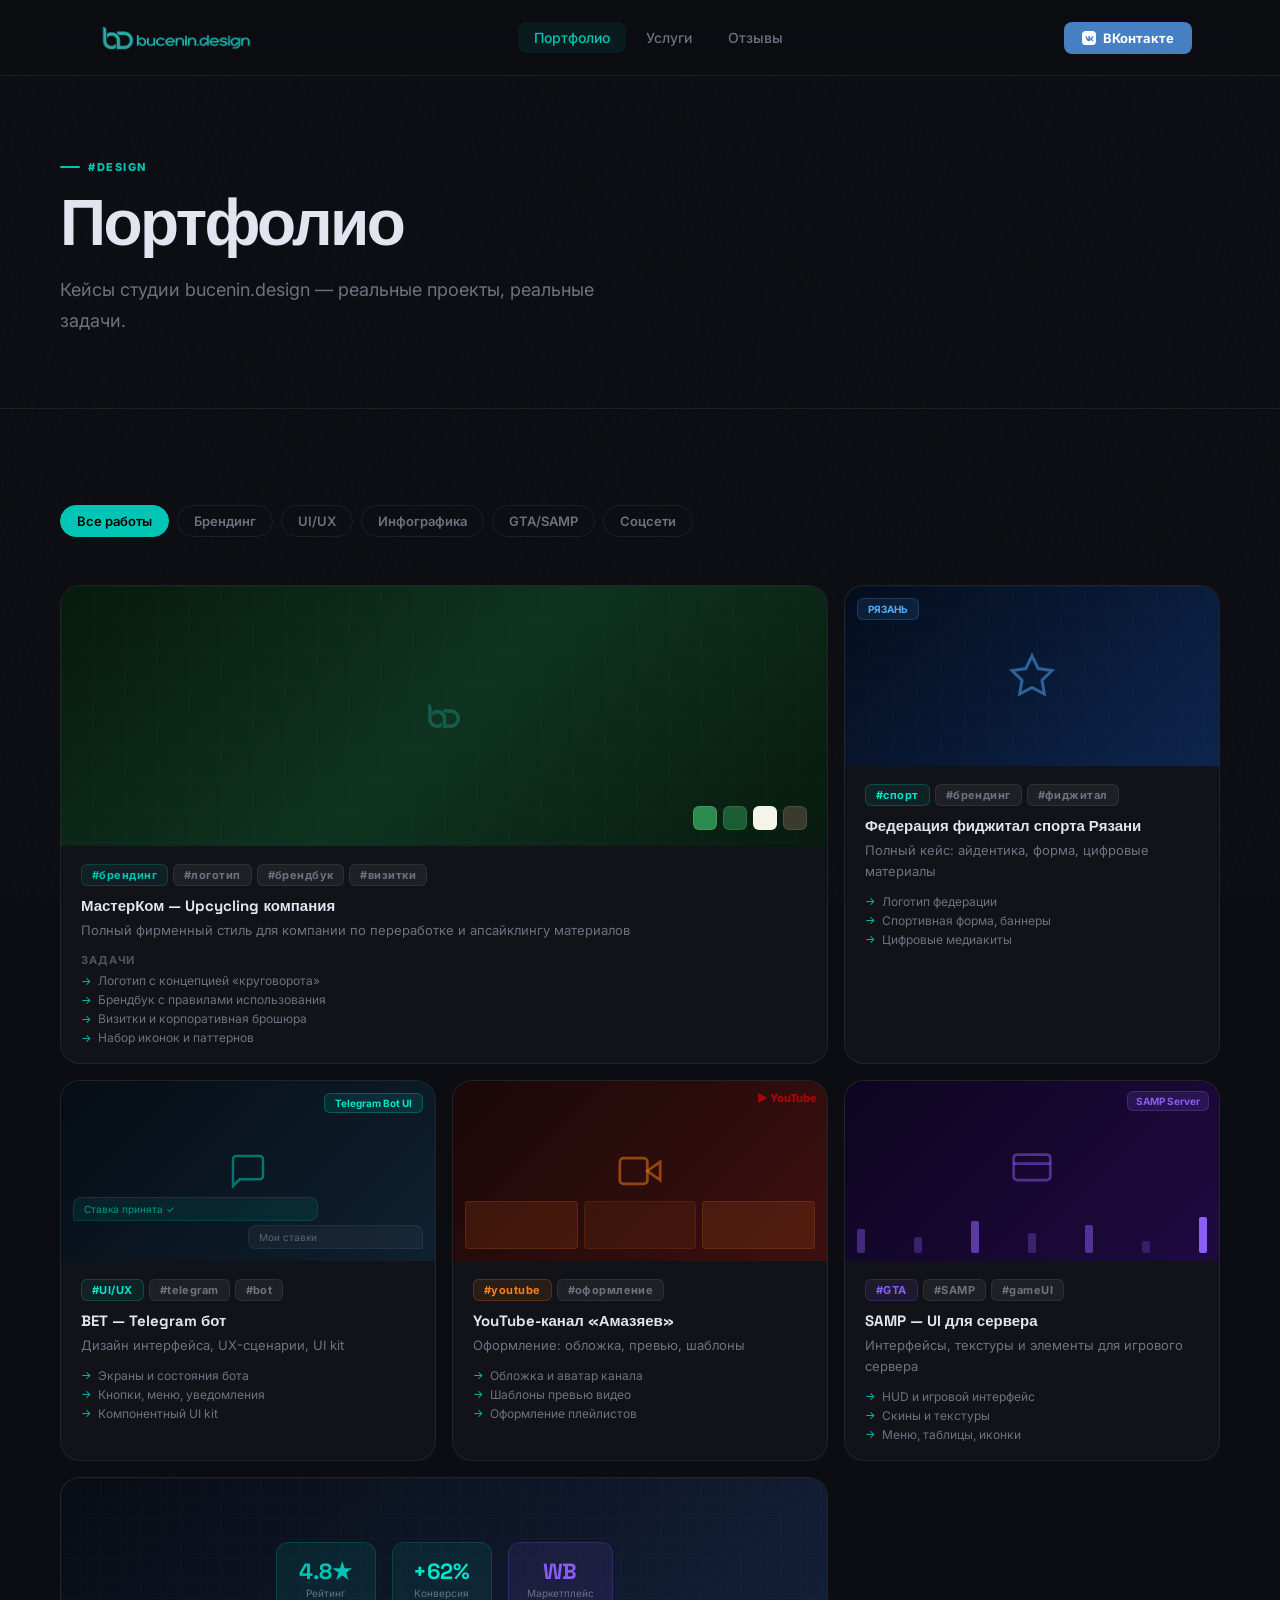
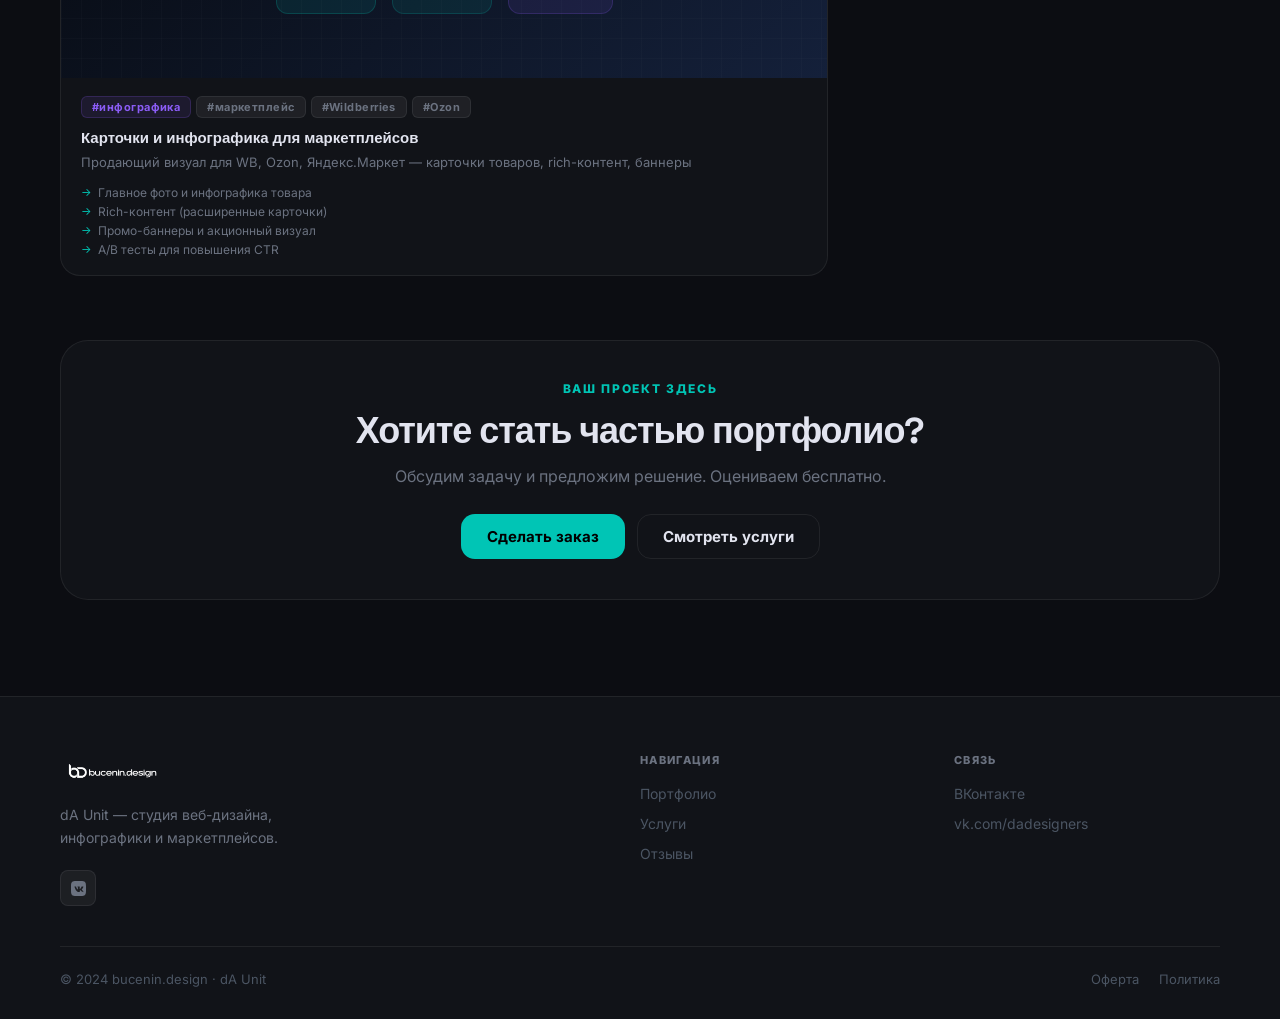
<file: pages/portfolio.html>
<!DOCTYPE html>
<html lang="ru">
<head>
  <meta charset="UTF-8" />
  <link rel="icon" href="../assets/img/logo-color-full.png" type="image/png" sizes="64x64" />
  <link rel="apple-touch-icon" href="../assets/img/logo-color-full.png" />
  <meta name="viewport" content="width=device-width, initial-scale=1.0" />
  <title>Портфолио — bucenin.design</title>
  <link rel="preconnect" href="https://fonts.googleapis.com" />
  <link rel="preconnect" href="https://fonts.gstatic.com" crossorigin />
  <link href="https://fonts.googleapis.com/css2?family=Inter:wght@300;400;500;600;700;800;900&family=Space+Grotesk:wght@400;500;600;700&display=swap" rel="stylesheet" />
  <link rel="stylesheet" href="../assets/styles/style.css" />
</head>
<body>


<header class="site-header scrolled" id="header">
  <div class="header-inner">
    <a href="../index.html" class="logo-wrap">
      <img src="../assets/img/logo-color.png" alt="bucenin.design" class="logo-img" />
    </a>
    <ul class="nav-links">
      <li><a href="portfolio.html" class="active">Портфолио</a></li>
      <li><a href="services.html">Услуги</a></li>
      <li><a href="reviews.html">Отзывы</a></li>
    </ul>
    <a href="https://vk.com/dadesigners" target="_blank" class="btn-vk-header">
      <svg width="14" height="14" viewBox="0 0 24 24" fill="currentColor"><path d="M15.684 0H8.316C1.592 0 0 1.592 0 8.316v7.368C0 22.408 1.592 24 8.316 24h7.368C22.408 24 24 22.408 24 15.684V8.316C24 1.592 22.408 0 15.684 0zm3.692 17.123h-1.744c-.66 0-.864-.525-2.05-1.727-1.033-1.01-1.49-.9-1.49.35v1.377c0 .395-.126.63-1.16.63-1.712 0-3.61-1.037-4.944-2.966C6.3 11.67 5.6 9.42 5.6 9.2c0-.124.05-.24.247-.24H7.6c.38 0 .524.175.67.585.735 2.13 1.965 3.997 2.47 3.997.19 0 .278-.09.278-.582v-2.26c-.055-1.042-.61-1.13-.61-1.502 0-.18.148-.36.382-.36h2.745c.32 0 .437.17.437.534v3.047c0 .32.146.435.237.435.19 0 .35-.115.7-.465 1.085-1.215 1.857-3.088 1.857-3.088.102-.215.28-.415.66-.415h1.744c.524 0 .636.27.524.534-.215 1-2.306 3.952-2.306 3.952-.18.294-.245.424 0 .75.175.24.75.733 1.133 1.178.704.8 1.243 1.473 1.386 1.938.148.46-.083.693-.557.693z"/></svg>
      ВКонтакте
    </a>
    <button class="burger" id="burger"><span></span><span></span><span></span></button>
  </div>
</header>
<div class="mobile-menu" id="mobile-menu">
  <nav>
    <a href="portfolio.html" class="active">Портфолио</a>
    <a href="services.html">Услуги</a>
    <a href="reviews.html">Отзывы</a>
  </nav>
  <a href="https://vk.com/dadesigners" target="_blank" class="btn btn-vk-large" style="width:100%; justify-content:center;">ВКонтакте</a>
</div>


<div class="page-hero">
  <div class="container">
    <div class="page-hero-eyebrow reveal">#design</div>
    <h1 class="page-hero-title reveal d1">Портфолио</h1>
    <p class="page-hero-sub reveal d2">Кейсы студии bucenin.design — реальные проекты, реальные задачи.</p>
  </div>
</div>


<section class="section">
  <div class="container">

    
    <div class="filter-bar reveal">
      <button class="filter-btn active" data-filter="all">Все работы</button>
      <button class="filter-btn" data-filter="brand">Брендинг</button>
      <button class="filter-btn" data-filter="ui">UI/UX</button>
      <button class="filter-btn" data-filter="infographic">Инфографика</button>
      <button class="filter-btn" data-filter="gaming">GTA/SAMP</button>
      <button class="filter-btn" data-filter="social">Соцсети</button>
    </div>

    <div class="port-main-grid" id="port-grid">

      
      <div class="port-item span2 reveal" data-cat="brand">
        <div class="port-thumb">
          <div class="port-thumb-bg" style="height:260px; background:linear-gradient(135deg,#071A0D 0%, #0F3320 50%, #071A0D 100%);">
            <img src="../assets/img/logo-color-full.png" alt="" style="height:64px; width:auto; opacity:0.35; position:relative; z-index:1;" />
            
            <div style="position:absolute; inset:0; background-image: linear-gradient(rgba(0,197,181,0.03) 1px, transparent 1px), linear-gradient(90deg,rgba(0,197,181,0.03) 1px, transparent 1px); background-size:32px 32px;"></div>
            
            <div style="position:absolute; bottom:16px; right:20px; display:flex; gap:6px;">
              <div style="width:24px; height:24px; border-radius:6px; background:#2D8A4E; border:1px solid rgba(255,255,255,0.1);"></div>
              <div style="width:24px; height:24px; border-radius:6px; background:#1A5C33; border:1px solid rgba(255,255,255,0.1);"></div>
              <div style="width:24px; height:24px; border-radius:6px; background:#F4F4E8; border:1px solid rgba(255,255,255,0.1);"></div>
              <div style="width:24px; height:24px; border-radius:6px; background:#3A3A2E; border:1px solid rgba(255,255,255,0.1);"></div>
            </div>
          </div>
          <div class="port-overlay">
            <div class="port-overlay-btn">Смотреть кейс →</div>
          </div>
        </div>
        <div class="port-body">
          <div class="port-tags-row">
            <span class="tag tag-green">#брендинг</span>
            <span class="tag tag-gray">#логотип</span>
            <span class="tag tag-gray">#брендбук</span>
            <span class="tag tag-gray">#визитки</span>
          </div>
          <div class="port-title">МастерКом — Upcycling компания</div>
          <div class="port-desc">Полный фирменный стиль для компании по переработке и апсайклингу материалов</div>
          <div class="port-task-label">Задачи</div>
          <div class="port-tasks">
            <div class="port-task-item">Логотип с концепцией «круговорота»</div>
            <div class="port-task-item">Брендбук с правилами использования</div>
            <div class="port-task-item">Визитки и корпоративная брошюра</div>
            <div class="port-task-item">Набор иконок и паттернов</div>
          </div>
        </div>
      </div>

      
      <div class="port-item reveal d1" data-cat="brand">
        <div class="port-thumb">
          <div class="port-thumb-bg" style="height:180px; background:linear-gradient(135deg,#040D1C,#0D254D);">
            <svg width="48" height="48" viewBox="0 0 24 24" fill="none" stroke="rgba(79,172,254,0.5)" stroke-width="1.5"><polygon points="12 2 15.09 8.26 22 9.27 17 14.14 18.18 21.02 12 17.77 5.82 21.02 7 14.14 2 9.27 8.91 8.26 12 2"/></svg>
            <div style="position:absolute; inset:0; background-image: linear-gradient(rgba(79,172,254,0.03) 1px, transparent 1px), linear-gradient(90deg,rgba(79,172,254,0.03) 1px, transparent 1px); background-size:24px 24px;"></div>
            <div style="position:absolute; top:12px; left:12px; background:rgba(79,172,254,0.1); border:1px solid rgba(79,172,254,0.2); border-radius:6px; padding:4px 10px; font-size:10px; font-weight:700; color:#4FACFE;">РЯЗАНЬ</div>
          </div>
          <div class="port-overlay"><div class="port-overlay-btn">Смотреть →</div></div>
        </div>
        <div class="port-body">
          <div class="port-tags-row">
            <span class="tag tag-cyan">#спорт</span>
            <span class="tag tag-gray">#брендинг</span>
            <span class="tag tag-gray">#фиджитал</span>
          </div>
          <div class="port-title">Федерация фиджитал спорта Рязани</div>
          <div class="port-desc">Полный кейс: айдентика, форма, цифровые материалы</div>
          <div class="port-tasks" style="margin-top:10px;">
            <div class="port-task-item">Логотип федерации</div>
            <div class="port-task-item">Спортивная форма, баннеры</div>
            <div class="port-task-item">Цифровые медиакиты</div>
          </div>
        </div>
      </div>

      
      <div class="port-item reveal d2" data-cat="ui">
        <div class="port-thumb">
          <div class="port-thumb-bg" style="height:180px; background:linear-gradient(135deg,#060D14,#0F2030);">
            <svg width="40" height="40" viewBox="0 0 24 24" fill="none" stroke="rgba(0,229,204,0.45)" stroke-width="1.5"><path d="M21 15a2 2 0 0 1-2 2H7l-4 4V5a2 2 0 0 1 2-2h14a2 2 0 0 1 2 2z"/></svg>
            <div style="position:absolute; top:12px; right:12px; background:rgba(0,229,204,0.1); border:1px solid rgba(0,229,204,0.25); border-radius:6px; padding:3px 10px; font-size:10px; font-weight:700; color:var(--cyan);">Telegram Bot UI</div>
            
            <div style="position:absolute; bottom:12px; left:12px; right:12px; display:flex; flex-direction:column; gap:4px;">
              <div style="background:rgba(0,229,204,0.08); border:1px solid rgba(0,229,204,0.12); border-radius:8px 8px 8px 2px; padding:5px 10px; font-size:10px; color:rgba(0,229,204,0.6); width:70%;">Ставка принята ✓</div>
              <div style="background:rgba(255,255,255,0.04); border:1px solid rgba(255,255,255,0.06); border-radius:8px 8px 2px 8px; padding:5px 10px; font-size:10px; color:rgba(255,255,255,0.3); align-self:flex-end; width:50%;">Мои ставки</div>
            </div>
          </div>
          <div class="port-overlay"><div class="port-overlay-btn">Смотреть →</div></div>
        </div>
        <div class="port-body">
          <div class="port-tags-row">
            <span class="tag tag-cyan">#UI/UX</span>
            <span class="tag tag-gray">#telegram</span>
            <span class="tag tag-gray">#bot</span>
          </div>
          <div class="port-title">BET — Telegram бот</div>
          <div class="port-desc">Дизайн интерфейса, UX-сценарии, UI kit</div>
          <div class="port-tasks" style="margin-top:10px;">
            <div class="port-task-item">Экраны и состояния бота</div>
            <div class="port-task-item">Кнопки, меню, уведомления</div>
            <div class="port-task-item">Компонентный UI kit</div>
          </div>
        </div>
      </div>

      
      <div class="port-item reveal d1" data-cat="social">
        <div class="port-thumb">
          <div class="port-thumb-bg" style="height:180px; background:linear-gradient(135deg,#1A0808,#3D1010);">
            <svg width="44" height="44" viewBox="0 0 24 24" fill="none" stroke="rgba(253,126,20,0.5)" stroke-width="1.5"><polygon points="23 7 16 12 23 17 23 7"/><rect x="1" y="5" width="15" height="14" rx="2"/></svg>
            <div style="position:absolute; top:10px; right:10px; font-size:11px; font-weight:800; color:rgba(255,0,0,0.6);">▶ YouTube</div>
            <div style="position:absolute; bottom:12px; left:12px; right:12px; display:flex; gap:6px;">
              <div style="flex:1; height:48px; border-radius:4px; background:rgba(253,126,20,0.12); border:1px solid rgba(253,126,20,0.15);"></div>
              <div style="flex:1; height:48px; border-radius:4px; background:rgba(253,126,20,0.08); border:1px solid rgba(253,126,20,0.1);"></div>
              <div style="flex:1; height:48px; border-radius:4px; background:rgba(253,126,20,0.12); border:1px solid rgba(253,126,20,0.15);"></div>
            </div>
          </div>
          <div class="port-overlay"><div class="port-overlay-btn">Смотреть →</div></div>
        </div>
        <div class="port-body">
          <div class="port-tags-row">
            <span class="tag" style="background:rgba(253,126,20,0.1); color:#FD7E14; border:1px solid rgba(253,126,20,0.2);">#youtube</span>
            <span class="tag tag-gray">#оформление</span>
          </div>
          <div class="port-title">YouTube-канал «Амазяев»</div>
          <div class="port-desc">Оформление: обложка, превью, шаблоны</div>
          <div class="port-tasks" style="margin-top:10px;">
            <div class="port-task-item">Обложка и аватар канала</div>
            <div class="port-task-item">Шаблоны превью видео</div>
            <div class="port-task-item">Оформление плейлистов</div>
          </div>
        </div>
      </div>

      
      <div class="port-item reveal d2" data-cat="gaming">
        <div class="port-thumb">
          <div class="port-thumb-bg" style="height:180px; background:linear-gradient(135deg,#0D0520,#1F0A40);">
            <svg width="44" height="44" viewBox="0 0 24 24" fill="none" stroke="rgba(139,92,246,0.5)" stroke-width="1.5"><rect x="2" y="3" width="20" height="14" rx="2"/><line x1="2" y1="8" x2="22" y2="8"/></svg>
            <div style="position:absolute; top:10px; right:10px; background:rgba(139,92,246,0.15); border:1px solid rgba(139,92,246,0.25); border-radius:6px; padding:3px 8px; font-size:10px; font-weight:700; color:var(--purple);">SAMP Server</div>
            <div style="position:absolute; bottom:8px; left:12px; right:12px; display:flex; justify-content:space-between; align-items:flex-end;">
              <div style="width:8px; height:24px; background:rgba(139,92,246,0.4); border-radius:2px;"></div>
              <div style="width:8px; height:16px; background:rgba(139,92,246,0.3); border-radius:2px;"></div>
              <div style="width:8px; height:32px; background:rgba(139,92,246,0.6); border-radius:2px;"></div>
              <div style="width:8px; height:20px; background:rgba(139,92,246,0.3); border-radius:2px;"></div>
              <div style="width:8px; height:28px; background:rgba(139,92,246,0.5); border-radius:2px;"></div>
              <div style="width:8px; height:12px; background:rgba(139,92,246,0.25); border-radius:2px;"></div>
              <div style="width:8px; height:36px; background:var(--purple); border-radius:2px;"></div>
            </div>
          </div>
          <div class="port-overlay"><div class="port-overlay-btn">Смотреть →</div></div>
        </div>
        <div class="port-body">
          <div class="port-tags-row">
            <span class="tag tag-purple">#GTA</span>
            <span class="tag tag-gray">#SAMP</span>
            <span class="tag tag-gray">#gameUI</span>
          </div>
          <div class="port-title">SAMP — UI для сервера</div>
          <div class="port-desc">Интерфейсы, текстуры и элементы для игрового сервера</div>
          <div class="port-tasks" style="margin-top:10px;">
            <div class="port-task-item">HUD и игровой интерфейс</div>
            <div class="port-task-item">Скины и текстуры</div>
            <div class="port-task-item">Меню, таблицы, иконки</div>
          </div>
        </div>
      </div>

      
      <div class="port-item span2 reveal d3" data-cat="infographic">
        <div class="port-thumb">
          <div class="port-thumb-bg" style="height:200px; background:linear-gradient(135deg,#080C14,#14203A);">
            
            <div style="display:flex; gap:16px; align-items:center; position:relative; z-index:1; flex-wrap:wrap; justify-content:center; padding:0 24px;">
              <div style="background:rgba(0,197,181,0.1); border:1px solid rgba(0,197,181,0.2); border-radius:12px; padding:14px 18px; text-align:center; min-width:100px;">
                <div style="font-size:22px; font-weight:900; color:var(--green); font-family:'Space Grotesk',sans-serif; letter-spacing:-0.02em;">4.8★</div>
                <div style="font-size:10px; color:var(--muted); margin-top:2px;">Рейтинг</div>
              </div>
              <div style="background:rgba(0,229,204,0.08); border:1px solid rgba(0,229,204,0.15); border-radius:12px; padding:14px 18px; text-align:center; min-width:100px;">
                <div style="font-size:22px; font-weight:900; color:var(--cyan); font-family:'Space Grotesk',sans-serif; letter-spacing:-0.02em;">+62%</div>
                <div style="font-size:10px; color:var(--muted); margin-top:2px;">Конверсия</div>
              </div>
              <div style="background:rgba(139,92,246,0.1); border:1px solid rgba(139,92,246,0.2); border-radius:12px; padding:14px 18px; text-align:center; min-width:100px;">
                <div style="font-size:22px; font-weight:900; color:var(--purple); font-family:'Space Grotesk',sans-serif; letter-spacing:-0.02em;">WB</div>
                <div style="font-size:10px; color:var(--muted); margin-top:2px;">Маркетплейс</div>
              </div>
            </div>
            <div style="position:absolute; inset:0; background-image: linear-gradient(rgba(255,255,255,0.015) 1px, transparent 1px), linear-gradient(90deg,rgba(255,255,255,0.015) 1px, transparent 1px); background-size:20px 20px;"></div>
          </div>
          <div class="port-overlay"><div class="port-overlay-btn">Смотреть →</div></div>
        </div>
        <div class="port-body">
          <div class="port-tags-row">
            <span class="tag tag-purple">#инфографика</span>
            <span class="tag tag-gray">#маркетплейс</span>
            <span class="tag tag-gray">#Wildberries</span>
            <span class="tag tag-gray">#Ozon</span>
          </div>
          <div class="port-title">Карточки и инфографика для маркетплейсов</div>
          <div class="port-desc">Продающий визуал для WB, Ozon, Яндекс.Маркет — карточки товаров, rich-контент, баннеры</div>
          <div class="port-tasks">
            <div class="port-task-item">Главное фото и инфографика товара</div>
            <div class="port-task-item">Rich-контент (расширенные карточки)</div>
            <div class="port-task-item">Промо-баннеры и акционный визуал</div>
            <div class="port-task-item">A/B тесты для повышения CTR</div>
          </div>
        </div>
      </div>

    </div>

    
    <div class="case-cta reveal">
      <div style="font-size:12px; font-weight:800; letter-spacing:0.14em; text-transform:uppercase; color:var(--green); margin-bottom:12px;">Ваш проект здесь</div>
      <h3 style="font-family:'Space Grotesk',sans-serif; font-size:clamp(24px,3vw,36px); font-weight:700; color:var(--text); letter-spacing:-0.03em; margin-bottom:12px;">Хотите стать частью портфолио?</h3>
      <p style="font-size:16px; color:var(--muted); margin-bottom:28px;">Обсудим задачу и предложим решение. Оцениваем бесплатно.</p>
      <div style="display:flex; justify-content:center; gap:12px; flex-wrap:wrap;">
        <a href="https://vk.com/dadesigners" target="_blank" class="btn btn-green">Сделать заказ</a>
        <a href="services.html" class="btn btn-ghost">Смотреть услуги</a>
      </div>
    </div>

  </div>
</section>


<footer class="site-footer">
  <div class="footer-inner">
    <div class="footer-grid">
      <div>
        <img src="../assets/img/logo-white.png" alt="bucenin.design" class="footer-logo-img" />
        <div class="footer-desc">dA Unit — студия веб-дизайна, инфографики и маркетплейсов.</div>
        <div class="footer-social">
          <a href="https://vk.com/dadesigners" target="_blank" class="footer-soc-btn"><svg width="15" height="15" viewBox="0 0 24 24" fill="currentColor"><path d="M15.684 0H8.316C1.592 0 0 1.592 0 8.316v7.368C0 22.408 1.592 24 8.316 24h7.368C22.408 24 24 22.408 24 15.684V8.316C24 1.592 22.408 0 15.684 0zm3.692 17.123h-1.744c-.66 0-.864-.525-2.05-1.727-1.033-1.01-1.49-.9-1.49.35v1.377c0 .395-.126.63-1.16.63-1.712 0-3.61-1.037-4.944-2.966C6.3 11.67 5.6 9.42 5.6 9.2c0-.124.05-.24.247-.24H7.6c.38 0 .524.175.67.585.735 2.13 1.965 3.997 2.47 3.997.19 0 .278-.09.278-.582v-2.26c-.055-1.042-.61-1.13-.61-1.502 0-.18.148-.36.382-.36h2.745c.32 0 .437.17.437.534v3.047c0 .32.146.435.237.435.19 0 .35-.115.7-.465 1.085-1.215 1.857-3.088 1.857-3.088.102-.215.28-.415.66-.415h1.744c.524 0 .636.27.524.534-.215 1-2.306 3.952-2.306 3.952-.18.294-.245.424 0 .75.175.24.75.733 1.133 1.178.704.8 1.243 1.473 1.386 1.938.148.46-.083.693-.557.693z"/></svg></a>
        </div>
      </div>
      <div>
        <div class="footer-col-title">Навигация</div>
        <ul class="footer-links">
          <li><a href="portfolio.html">Портфолио</a></li>
          <li><a href="services.html">Услуги</a></li>
          <li><a href="reviews.html">Отзывы</a></li>
        </ul>
      </div>
      <div>
        <div class="footer-col-title">Связь</div>
        <ul class="footer-links">
          <li><a href="https://vk.com/dadesigners" target="_blank">ВКонтакте</a></li>
          <li><a href="https://vk.com/dadesigners" target="_blank">vk.com/dadesigners</a></li>
        </ul>
      </div>
    </div>
    <div class="footer-bottom">
      <div class="footer-copy">© 2024 bucenin.design · dA Unit</div>
      <div class="footer-legal"><a href="#">Оферта</a><a href="#">Политика</a></div>
    </div>
  </div>
</footer>
<script src="../assets/scripts/main.js"></script>
<script src="../assets/scripts/portfolio.js"></script>
</body>
</html>
</file>
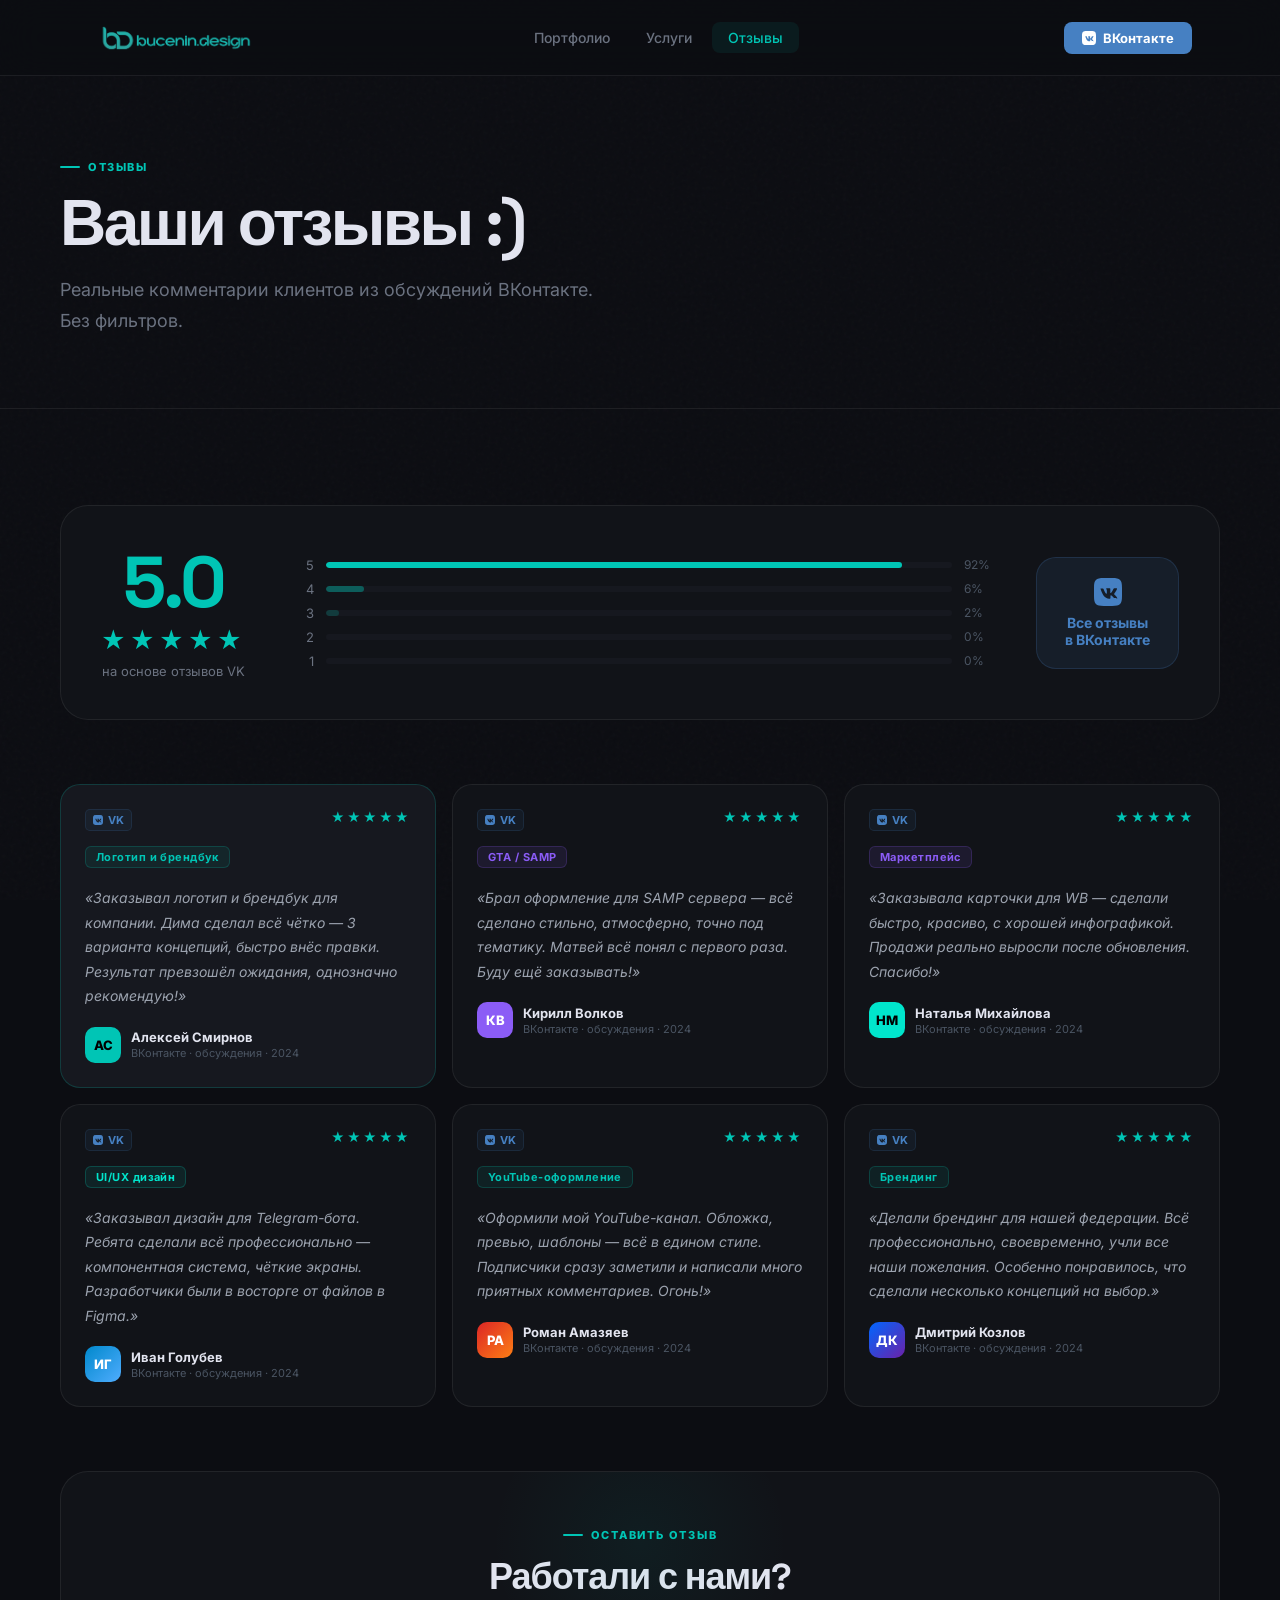
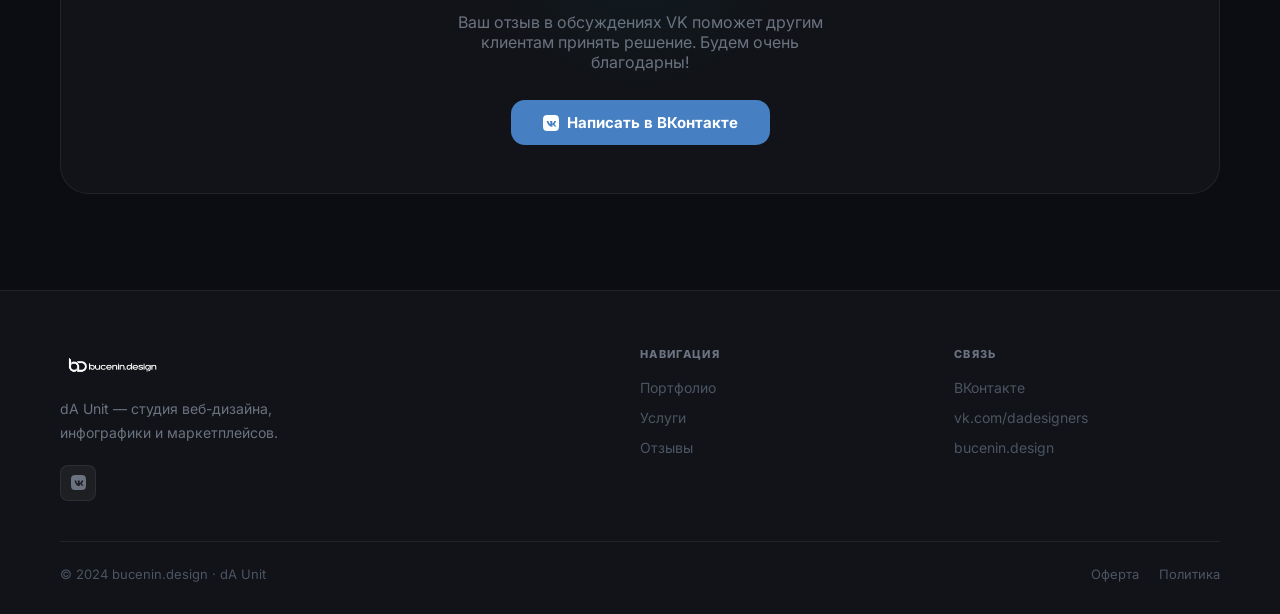
<file: pages/reviews.html>
<!DOCTYPE html>
<html lang="ru">
<head>
  <meta charset="UTF-8" />
  <link rel="icon" href="../assets/img/logo-color-full.png" type="image/png" sizes="64x64" />
  <link rel="apple-touch-icon" href="../assets/img/logo-color-full.png" />
  <meta name="viewport" content="width=device-width, initial-scale=1.0" />
  <title>Отзывы — bucenin.design</title>
  <link rel="preconnect" href="https://fonts.googleapis.com" />
  <link rel="preconnect" href="https://fonts.gstatic.com" crossorigin />
  <link href="https://fonts.googleapis.com/css2?family=Inter:wght@300;400;500;600;700;800;900&family=Space+Grotesk:wght@400;500;600;700&display=swap" rel="stylesheet" />
  <link rel="stylesheet" href="../assets/styles/style.css" />
</head>
<body>


<header class="site-header scrolled" id="header">
  <div class="header-inner">
    <a href="../index.html" class="logo-wrap">
      <img src="../assets/img/logo-color.png" alt="bucenin.design" class="logo-img" />
    </a>
    <ul class="nav-links">
      <li><a href="portfolio.html">Портфолио</a></li>
      <li><a href="services.html">Услуги</a></li>
      <li><a href="reviews.html" class="active">Отзывы</a></li>
    </ul>
    <a href="https://vk.com/dadesigners" target="_blank" class="btn-vk-header">
      <svg width="14" height="14" viewBox="0 0 24 24" fill="currentColor"><path d="M15.684 0H8.316C1.592 0 0 1.592 0 8.316v7.368C0 22.408 1.592 24 8.316 24h7.368C22.408 24 24 22.408 24 15.684V8.316C24 1.592 22.408 0 15.684 0zm3.692 17.123h-1.744c-.66 0-.864-.525-2.05-1.727-1.033-1.01-1.49-.9-1.49.35v1.377c0 .395-.126.63-1.16.63-1.712 0-3.61-1.037-4.944-2.966C6.3 11.67 5.6 9.42 5.6 9.2c0-.124.05-.24.247-.24H7.6c.38 0 .524.175.67.585.735 2.13 1.965 3.997 2.47 3.997.19 0 .278-.09.278-.582v-2.26c-.055-1.042-.61-1.13-.61-1.502 0-.18.148-.36.382-.36h2.745c.32 0 .437.17.437.534v3.047c0 .32.146.435.237.435.19 0 .35-.115.7-.465 1.085-1.215 1.857-3.088 1.857-3.088.102-.215.28-.415.66-.415h1.744c.524 0 .636.27.524.534-.215 1-2.306 3.952-2.306 3.952-.18.294-.245.424 0 .75.175.24.75.733 1.133 1.178.704.8 1.243 1.473 1.386 1.938.148.46-.083.693-.557.693z"/></svg>
      ВКонтакте
    </a>
    <button class="burger" id="burger"><span></span><span></span><span></span></button>
  </div>
</header>
<div class="mobile-menu" id="mobile-menu">
  <nav>
    <a href="portfolio.html">Портфолио</a>
    <a href="services.html">Услуги</a>
    <a href="reviews.html" class="active">Отзывы</a>
  </nav>
  <a href="https://vk.com/dadesigners" target="_blank" class="btn btn-vk-large" style="width:100%; justify-content:center;">ВКонтакте</a>
</div>


<div class="page-hero">
  <div class="container">
    <div class="page-hero-eyebrow reveal">Отзывы</div>
    <h1 class="page-hero-title reveal d1">Ваши отзывы :)</h1>
    <p class="page-hero-sub reveal d2">Реальные комментарии клиентов из обсуждений ВКонтакте. Без фильтров.</p>
  </div>
</div>


<section class="section">
  <div class="container">

    
    <div class="rating-block reveal">
      <div class="rating-big">
        <div class="rating-num">5.0</div>
        <div class="rating-stars">★★★★★</div>
        <div class="rating-count">на основе отзывов VK</div>
      </div>
      <div class="rating-bars">
        <div class="rating-bar-row">
          <div class="rating-bar-label">5</div>
          <div class="rating-bar-track"><div class="rating-bar-fill" style="width:92%;"></div></div>
          <div class="rating-bar-count">92%</div>
        </div>
        <div class="rating-bar-row">
          <div class="rating-bar-label">4</div>
          <div class="rating-bar-track"><div class="rating-bar-fill" style="width:6%; background:rgba(0,197,181,0.4);"></div></div>
          <div class="rating-bar-count">6%</div>
        </div>
        <div class="rating-bar-row">
          <div class="rating-bar-label">3</div>
          <div class="rating-bar-track"><div class="rating-bar-fill" style="width:2%; background:rgba(0,197,181,0.2);"></div></div>
          <div class="rating-bar-count">2%</div>
        </div>
        <div class="rating-bar-row">
          <div class="rating-bar-label">2</div>
          <div class="rating-bar-track"><div class="rating-bar-fill" style="width:0%;"></div></div>
          <div class="rating-bar-count">0%</div>
        </div>
        <div class="rating-bar-row">
          <div class="rating-bar-label">1</div>
          <div class="rating-bar-track"><div class="rating-bar-fill" style="width:0%;"></div></div>
          <div class="rating-bar-count">0%</div>
        </div>
      </div>
      <div class="rating-vk-cta">
        <a href="https://vk.com/dadesigners" target="_blank" class="rating-vk-btn">
          <svg width="28" height="28" viewBox="0 0 24 24" fill="currentColor"><path d="M15.684 0H8.316C1.592 0 0 1.592 0 8.316v7.368C0 22.408 1.592 24 8.316 24h7.368C22.408 24 24 22.408 24 15.684V8.316C24 1.592 22.408 0 15.684 0zm3.692 17.123h-1.744c-.66 0-.864-.525-2.05-1.727-1.033-1.01-1.49-.9-1.49.35v1.377c0 .395-.126.63-1.16.63-1.712 0-3.61-1.037-4.944-2.966C6.3 11.67 5.6 9.42 5.6 9.2c0-.124.05-.24.247-.24H7.6c.38 0 .524.175.67.585.735 2.13 1.965 3.997 2.47 3.997.19 0 .278-.09.278-.582v-2.26c-.055-1.042-.61-1.13-.61-1.502 0-.18.148-.36.382-.36h2.745c.32 0 .437.17.437.534v3.047c0 .32.146.435.237.435.19 0 .35-.115.7-.465 1.085-1.215 1.857-3.088 1.857-3.088.102-.215.28-.415.66-.415h1.744c.524 0 .636.27.524.534-.215 1-2.306 3.952-2.306 3.952-.18.294-.245.424 0 .75.175.24.75.733 1.133 1.178.704.8 1.243 1.473 1.386 1.938.148.46-.083.693-.557.693z"/></svg>
          Все отзывы<br />в ВКонтакте
        </a>
      </div>
    </div>

    
    <div class="rev-grid">

      <div class="rev-card featured reveal">
        <div class="rev-top">
          <div class="rev-vk"><svg width="10" height="10" viewBox="0 0 24 24" fill="currentColor"><path d="M15.684 0H8.316C1.592 0 0 1.592 0 8.316v7.368C0 22.408 1.592 24 8.316 24h7.368C22.408 24 24 22.408 24 15.684V8.316C24 1.592 22.408 0 15.684 0zm3.692 17.123h-1.744c-.66 0-.864-.525-2.05-1.727-1.033-1.01-1.49-.9-1.49.35v1.377c0 .395-.126.63-1.16.63-1.712 0-3.61-1.037-4.944-2.966C6.3 11.67 5.6 9.42 5.6 9.2c0-.124.05-.24.247-.24H7.6c.38 0 .524.175.67.585.735 2.13 1.965 3.997 2.47 3.997.19 0 .278-.09.278-.582v-2.26c-.055-1.042-.61-1.13-.61-1.502 0-.18.148-.36.382-.36h2.745c.32 0 .437.17.437.534v3.047c0 .32.146.435.237.435.19 0 .35-.115.7-.465 1.085-1.215 1.857-3.088 1.857-3.088.102-.215.28-.415.66-.415h1.744c.524 0 .636.27.524.534-.215 1-2.306 3.952-2.306 3.952-.18.294-.245.424 0 .75.175.24.75.733 1.133 1.178.704.8 1.243 1.473 1.386 1.938.148.46-.083.693-.557.693z"/></svg> VK</div>
          <div class="rev-stars">★★★★★</div>
        </div>
        <span class="rev-category tag tag-green">Логотип и брендбук</span>
        <div class="rev-text" style="margin-top:10px;">«Заказывал логотип и брендбук для компании. Дима сделал всё чётко — 3 варианта концепций, быстро внёс правки. Результат превзошёл ожидания, однозначно рекомендую!»</div>
        <div class="rev-author">
          <div class="rev-avatar" style="background:var(--green); color:#000;">АС</div>
          <div>
            <div class="rev-name">Алексей Смирнов</div>
            <div class="rev-meta">ВКонтакте · обсуждения · 2024</div>
          </div>
        </div>
      </div>

      <div class="rev-card reveal d1">
        <div class="rev-top">
          <div class="rev-vk"><svg width="10" height="10" viewBox="0 0 24 24" fill="currentColor"><path d="M15.684 0H8.316C1.592 0 0 1.592 0 8.316v7.368C0 22.408 1.592 24 8.316 24h7.368C22.408 24 24 22.408 24 15.684V8.316C24 1.592 22.408 0 15.684 0zm3.692 17.123h-1.744c-.66 0-.864-.525-2.05-1.727-1.033-1.01-1.49-.9-1.49.35v1.377c0 .395-.126.63-1.16.63-1.712 0-3.61-1.037-4.944-2.966C6.3 11.67 5.6 9.42 5.6 9.2c0-.124.05-.24.247-.24H7.6c.38 0 .524.175.67.585.735 2.13 1.965 3.997 2.47 3.997.19 0 .278-.09.278-.582v-2.26c-.055-1.042-.61-1.13-.61-1.502 0-.18.148-.36.382-.36h2.745c.32 0 .437.17.437.534v3.047c0 .32.146.435.237.435.19 0 .35-.115.7-.465 1.085-1.215 1.857-3.088 1.857-3.088.102-.215.28-.415.66-.415h1.744c.524 0 .636.27.524.534-.215 1-2.306 3.952-2.306 3.952-.18.294-.245.424 0 .75.175.24.75.733 1.133 1.178.704.8 1.243 1.473 1.386 1.938.148.46-.083.693-.557.693z"/></svg> VK</div>
          <div class="rev-stars">★★★★★</div>
        </div>
        <span class="rev-category tag tag-purple">GTA / SAMP</span>
        <div class="rev-text" style="margin-top:10px;">«Брал оформление для SAMP сервера — всё сделано стильно, атмосферно, точно под тематику. Матвей всё понял с первого раза. Буду ещё заказывать!»</div>
        <div class="rev-author">
          <div class="rev-avatar" style="background:#8B5CF6; color:#fff;">КВ</div>
          <div>
            <div class="rev-name">Кирилл Волков</div>
            <div class="rev-meta">ВКонтакте · обсуждения · 2024</div>
          </div>
        </div>
      </div>

      <div class="rev-card reveal d2">
        <div class="rev-top">
          <div class="rev-vk"><svg width="10" height="10" viewBox="0 0 24 24" fill="currentColor"><path d="M15.684 0H8.316C1.592 0 0 1.592 0 8.316v7.368C0 22.408 1.592 24 8.316 24h7.368C22.408 24 24 22.408 24 15.684V8.316C24 1.592 22.408 0 15.684 0zm3.692 17.123h-1.744c-.66 0-.864-.525-2.05-1.727-1.033-1.01-1.49-.9-1.49.35v1.377c0 .395-.126.63-1.16.63-1.712 0-3.61-1.037-4.944-2.966C6.3 11.67 5.6 9.42 5.6 9.2c0-.124.05-.24.247-.24H7.6c.38 0 .524.175.67.585.735 2.13 1.965 3.997 2.47 3.997.19 0 .278-.09.278-.582v-2.26c-.055-1.042-.61-1.13-.61-1.502 0-.18.148-.36.382-.36h2.745c.32 0 .437.17.437.534v3.047c0 .32.146.435.237.435.19 0 .35-.115.7-.465 1.085-1.215 1.857-3.088 1.857-3.088.102-.215.28-.415.66-.415h1.744c.524 0 .636.27.524.534-.215 1-2.306 3.952-2.306 3.952-.18.294-.245.424 0 .75.175.24.75.733 1.133 1.178.704.8 1.243 1.473 1.386 1.938.148.46-.083.693-.557.693z"/></svg> VK</div>
          <div class="rev-stars">★★★★★</div>
        </div>
        <span class="rev-category tag tag-purple">Маркетплейс</span>
        <div class="rev-text" style="margin-top:10px;">«Заказывала карточки для WB — сделали быстро, красиво, с хорошей инфографикой. Продажи реально выросли после обновления. Спасибо!»</div>
        <div class="rev-author">
          <div class="rev-avatar" style="background:var(--cyan); color:#000;">НМ</div>
          <div>
            <div class="rev-name">Наталья Михайлова</div>
            <div class="rev-meta">ВКонтакте · обсуждения · 2024</div>
          </div>
        </div>
      </div>

      <div class="rev-card reveal">
        <div class="rev-top">
          <div class="rev-vk"><svg width="10" height="10" viewBox="0 0 24 24" fill="currentColor"><path d="M15.684 0H8.316C1.592 0 0 1.592 0 8.316v7.368C0 22.408 1.592 24 8.316 24h7.368C22.408 24 24 22.408 24 15.684V8.316C24 1.592 22.408 0 15.684 0zm3.692 17.123h-1.744c-.66 0-.864-.525-2.05-1.727-1.033-1.01-1.49-.9-1.49.35v1.377c0 .395-.126.63-1.16.63-1.712 0-3.61-1.037-4.944-2.966C6.3 11.67 5.6 9.42 5.6 9.2c0-.124.05-.24.247-.24H7.6c.38 0 .524.175.67.585.735 2.13 1.965 3.997 2.47 3.997.19 0 .278-.09.278-.582v-2.26c-.055-1.042-.61-1.13-.61-1.502 0-.18.148-.36.382-.36h2.745c.32 0 .437.17.437.534v3.047c0 .32.146.435.237.435.19 0 .35-.115.7-.465 1.085-1.215 1.857-3.088 1.857-3.088.102-.215.28-.415.66-.415h1.744c.524 0 .636.27.524.534-.215 1-2.306 3.952-2.306 3.952-.18.294-.245.424 0 .75.175.24.75.733 1.133 1.178.704.8 1.243 1.473 1.386 1.938.148.46-.083.693-.557.693z"/></svg> VK</div>
          <div class="rev-stars">★★★★★</div>
        </div>
        <span class="rev-category tag tag-cyan">UI/UX дизайн</span>
        <div class="rev-text" style="margin-top:10px;">«Заказывал дизайн для Telegram-бота. Ребята сделали всё профессионально — компонентная система, чёткие экраны. Разработчики были в восторге от файлов в Figma.»</div>
        <div class="rev-author">
          <div class="rev-avatar" style="background:linear-gradient(135deg,#0088cc,#4FACFE); color:#fff;">ИГ</div>
          <div>
            <div class="rev-name">Иван Голубев</div>
            <div class="rev-meta">ВКонтакте · обсуждения · 2024</div>
          </div>
        </div>
      </div>

      <div class="rev-card reveal d1">
        <div class="rev-top">
          <div class="rev-vk"><svg width="10" height="10" viewBox="0 0 24 24" fill="currentColor"><path d="M15.684 0H8.316C1.592 0 0 1.592 0 8.316v7.368C0 22.408 1.592 24 8.316 24h7.368C22.408 24 24 22.408 24 15.684V8.316C24 1.592 22.408 0 15.684 0zm3.692 17.123h-1.744c-.66 0-.864-.525-2.05-1.727-1.033-1.01-1.49-.9-1.49.35v1.377c0 .395-.126.63-1.16.63-1.712 0-3.61-1.037-4.944-2.966C6.3 11.67 5.6 9.42 5.6 9.2c0-.124.05-.24.247-.24H7.6c.38 0 .524.175.67.585.735 2.13 1.965 3.997 2.47 3.997.19 0 .278-.09.278-.582v-2.26c-.055-1.042-.61-1.13-.61-1.502 0-.18.148-.36.382-.36h2.745c.32 0 .437.17.437.534v3.047c0 .32.146.435.237.435.19 0 .35-.115.7-.465 1.085-1.215 1.857-3.088 1.857-3.088.102-.215.28-.415.66-.415h1.744c.524 0 .636.27.524.534-.215 1-2.306 3.952-2.306 3.952-.18.294-.245.424 0 .75.175.24.75.733 1.133 1.178.704.8 1.243 1.473 1.386 1.938.148.46-.083.693-.557.693z"/></svg> VK</div>
          <div class="rev-stars">★★★★★</div>
        </div>
        <span class="rev-category tag tag-green">YouTube-оформление</span>
        <div class="rev-text" style="margin-top:10px;">«Оформили мой YouTube-канал. Обложка, превью, шаблоны — всё в едином стиле. Подписчики сразу заметили и написали много приятных комментариев. Огонь!»</div>
        <div class="rev-author">
          <div class="rev-avatar" style="background:linear-gradient(135deg,#DC2626,#FD7E14); color:#fff;">РА</div>
          <div>
            <div class="rev-name">Роман Амазяев</div>
            <div class="rev-meta">ВКонтакте · обсуждения · 2024</div>
          </div>
        </div>
      </div>

      <div class="rev-card reveal d2">
        <div class="rev-top">
          <div class="rev-vk"><svg width="10" height="10" viewBox="0 0 24 24" fill="currentColor"><path d="M15.684 0H8.316C1.592 0 0 1.592 0 8.316v7.368C0 22.408 1.592 24 8.316 24h7.368C22.408 24 24 22.408 24 15.684V8.316C24 1.592 22.408 0 15.684 0zm3.692 17.123h-1.744c-.66 0-.864-.525-2.05-1.727-1.033-1.01-1.49-.9-1.49.35v1.377c0 .395-.126.63-1.16.63-1.712 0-3.61-1.037-4.944-2.966C6.3 11.67 5.6 9.42 5.6 9.2c0-.124.05-.24.247-.24H7.6c.38 0 .524.175.67.585.735 2.13 1.965 3.997 2.47 3.997.19 0 .278-.09.278-.582v-2.26c-.055-1.042-.61-1.13-.61-1.502 0-.18.148-.36.382-.36h2.745c.32 0 .437.17.437.534v3.047c0 .32.146.435.237.435.19 0 .35-.115.7-.465 1.085-1.215 1.857-3.088 1.857-3.088.102-.215.28-.415.66-.415h1.744c.524 0 .636.27.524.534-.215 1-2.306 3.952-2.306 3.952-.18.294-.245.424 0 .75.175.24.75.733 1.133 1.178.704.8 1.243 1.473 1.386 1.938.148.46-.083.693-.557.693z"/></svg> VK</div>
          <div class="rev-stars">★★★★★</div>
        </div>
        <span class="rev-category tag tag-green">Брендинг</span>
        <div class="rev-text" style="margin-top:10px;">«Делали брендинг для нашей федерации. Всё профессионально, своевременно, учли все наши пожелания. Особенно понравилось, что сделали несколько концепций на выбор.»</div>
        <div class="rev-author">
          <div class="rev-avatar" style="background:linear-gradient(135deg,#0066FF,#6B21A8); color:#fff;">ДК</div>
          <div>
            <div class="rev-name">Дмитрий Козлов</div>
            <div class="rev-meta">ВКонтакте · обсуждения · 2024</div>
          </div>
        </div>
      </div>

    </div>

    
    <div class="leave-review reveal">
      <div class="section-eyebrow" style="justify-content:center; margin-bottom:12px;">Оставить отзыв</div>
      <h3 style="font-family:'Space Grotesk',sans-serif; font-size:clamp(22px,3vw,36px); font-weight:700; letter-spacing:-0.03em; color:var(--text); margin-bottom:12px;">Работали с нами?</h3>
      <p style="font-size:16px; color:var(--muted); margin-bottom:28px; max-width:400px; margin-left:auto; margin-right:auto;">Ваш отзыв в обсуждениях VK поможет другим клиентам принять решение. Будем очень благодарны!</p>
      <a href="https://vk.com/dadesigners" target="_blank" class="btn btn-vk-large" style="font-size:15px; padding:13px 32px;">
        <svg width="16" height="16" viewBox="0 0 24 24" fill="currentColor"><path d="M15.684 0H8.316C1.592 0 0 1.592 0 8.316v7.368C0 22.408 1.592 24 8.316 24h7.368C22.408 24 24 22.408 24 15.684V8.316C24 1.592 22.408 0 15.684 0zm3.692 17.123h-1.744c-.66 0-.864-.525-2.05-1.727-1.033-1.01-1.49-.9-1.49.35v1.377c0 .395-.126.63-1.16.63-1.712 0-3.61-1.037-4.944-2.966C6.3 11.67 5.6 9.42 5.6 9.2c0-.124.05-.24.247-.24H7.6c.38 0 .524.175.67.585.735 2.13 1.965 3.997 2.47 3.997.19 0 .278-.09.278-.582v-2.26c-.055-1.042-.61-1.13-.61-1.502 0-.18.148-.36.382-.36h2.745c.32 0 .437.17.437.534v3.047c0 .32.146.435.237.435.19 0 .35-.115.7-.465 1.085-1.215 1.857-3.088 1.857-3.088.102-.215.28-.415.66-.415h1.744c.524 0 .636.27.524.534-.215 1-2.306 3.952-2.306 3.952-.18.294-.245.424 0 .75.175.24.75.733 1.133 1.178.704.8 1.243 1.473 1.386 1.938.148.46-.083.693-.557.693z"/></svg>
        Написать в ВКонтакте
      </a>
    </div>

  </div>
</section>


<footer class="site-footer">
  <div class="footer-inner">
    <div class="footer-grid">
      <div>
        <img src="../assets/img/logo-white.png" alt="bucenin.design" class="footer-logo-img" />
        <div class="footer-desc">dA Unit — студия веб-дизайна, инфографики и маркетплейсов.</div>
        <div class="footer-social">
          <a href="https://vk.com/dadesigners" target="_blank" class="footer-soc-btn"><svg width="15" height="15" viewBox="0 0 24 24" fill="currentColor"><path d="M15.684 0H8.316C1.592 0 0 1.592 0 8.316v7.368C0 22.408 1.592 24 8.316 24h7.368C22.408 24 24 22.408 24 15.684V8.316C24 1.592 22.408 0 15.684 0zm3.692 17.123h-1.744c-.66 0-.864-.525-2.05-1.727-1.033-1.01-1.49-.9-1.49.35v1.377c0 .395-.126.63-1.16.63-1.712 0-3.61-1.037-4.944-2.966C6.3 11.67 5.6 9.42 5.6 9.2c0-.124.05-.24.247-.24H7.6c.38 0 .524.175.67.585.735 2.13 1.965 3.997 2.47 3.997.19 0 .278-.09.278-.582v-2.26c-.055-1.042-.61-1.13-.61-1.502 0-.18.148-.36.382-.36h2.745c.32 0 .437.17.437.534v3.047c0 .32.146.435.237.435.19 0 .35-.115.7-.465 1.085-1.215 1.857-3.088 1.857-3.088.102-.215.28-.415.66-.415h1.744c.524 0 .636.27.524.534-.215 1-2.306 3.952-2.306 3.952-.18.294-.245.424 0 .75.175.24.75.733 1.133 1.178.704.8 1.243 1.473 1.386 1.938.148.46-.083.693-.557.693z"/></svg></a>
        </div>
      </div>
      <div>
        <div class="footer-col-title">Навигация</div>
        <ul class="footer-links">
          <li><a href="portfolio.html">Портфолио</a></li>
          <li><a href="services.html">Услуги</a></li>
          <li><a href="reviews.html">Отзывы</a></li>
        </ul>
      </div>
      <div>
        <div class="footer-col-title">Связь</div>
        <ul class="footer-links">
          <li><a href="https://vk.com/dadesigners" target="_blank">ВКонтакте</a></li>
          <li><a href="https://vk.com/dadesigners" target="_blank">vk.com/dadesigners</a></li>
          <li><a href="https://www.bucenin.design">bucenin.design</a></li>
        </ul>
      </div>
    </div>
    <div class="footer-bottom">
      <div class="footer-copy">© 2024 bucenin.design · dA Unit</div>
      <div class="footer-legal"><a href="#">Оферта</a><a href="#">Политика</a></div>
    </div>
  </div>
</footer>
<script src="../assets/scripts/main.js"></script>
</body>
</html>
</file>
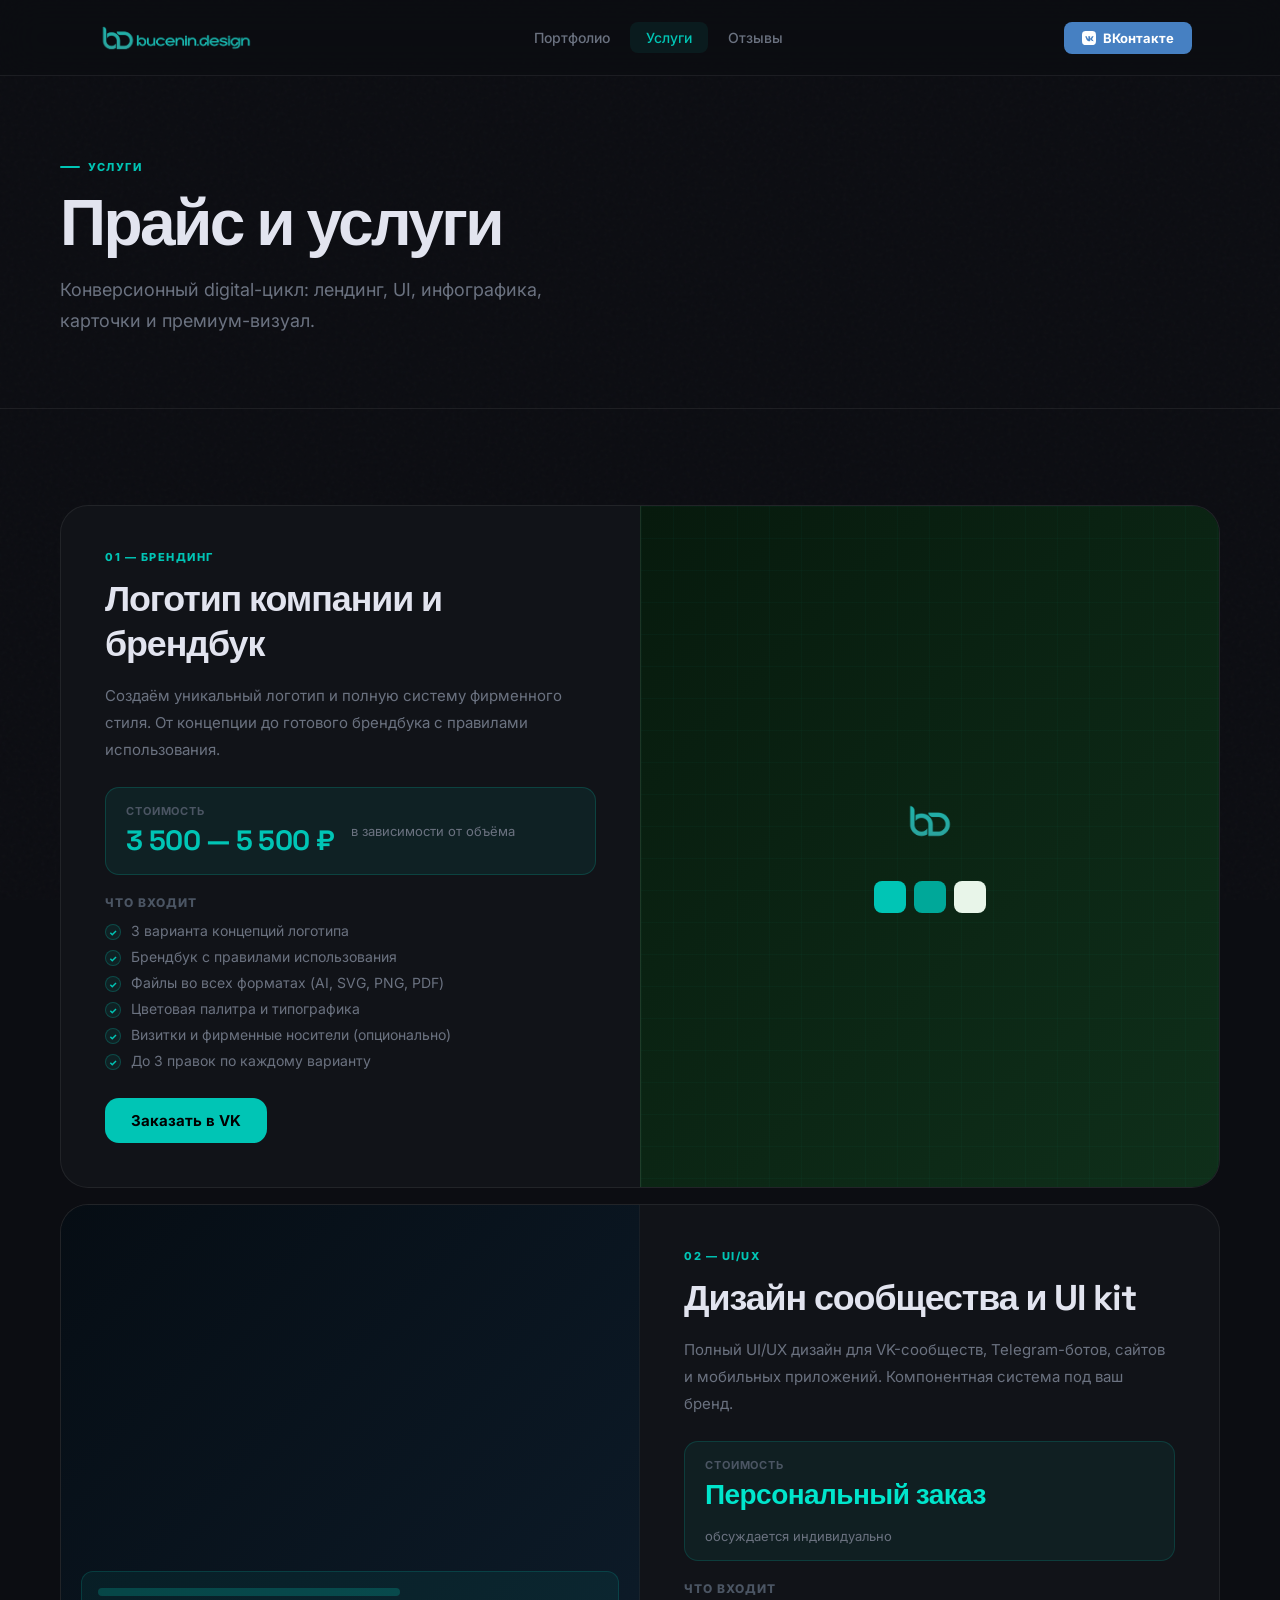
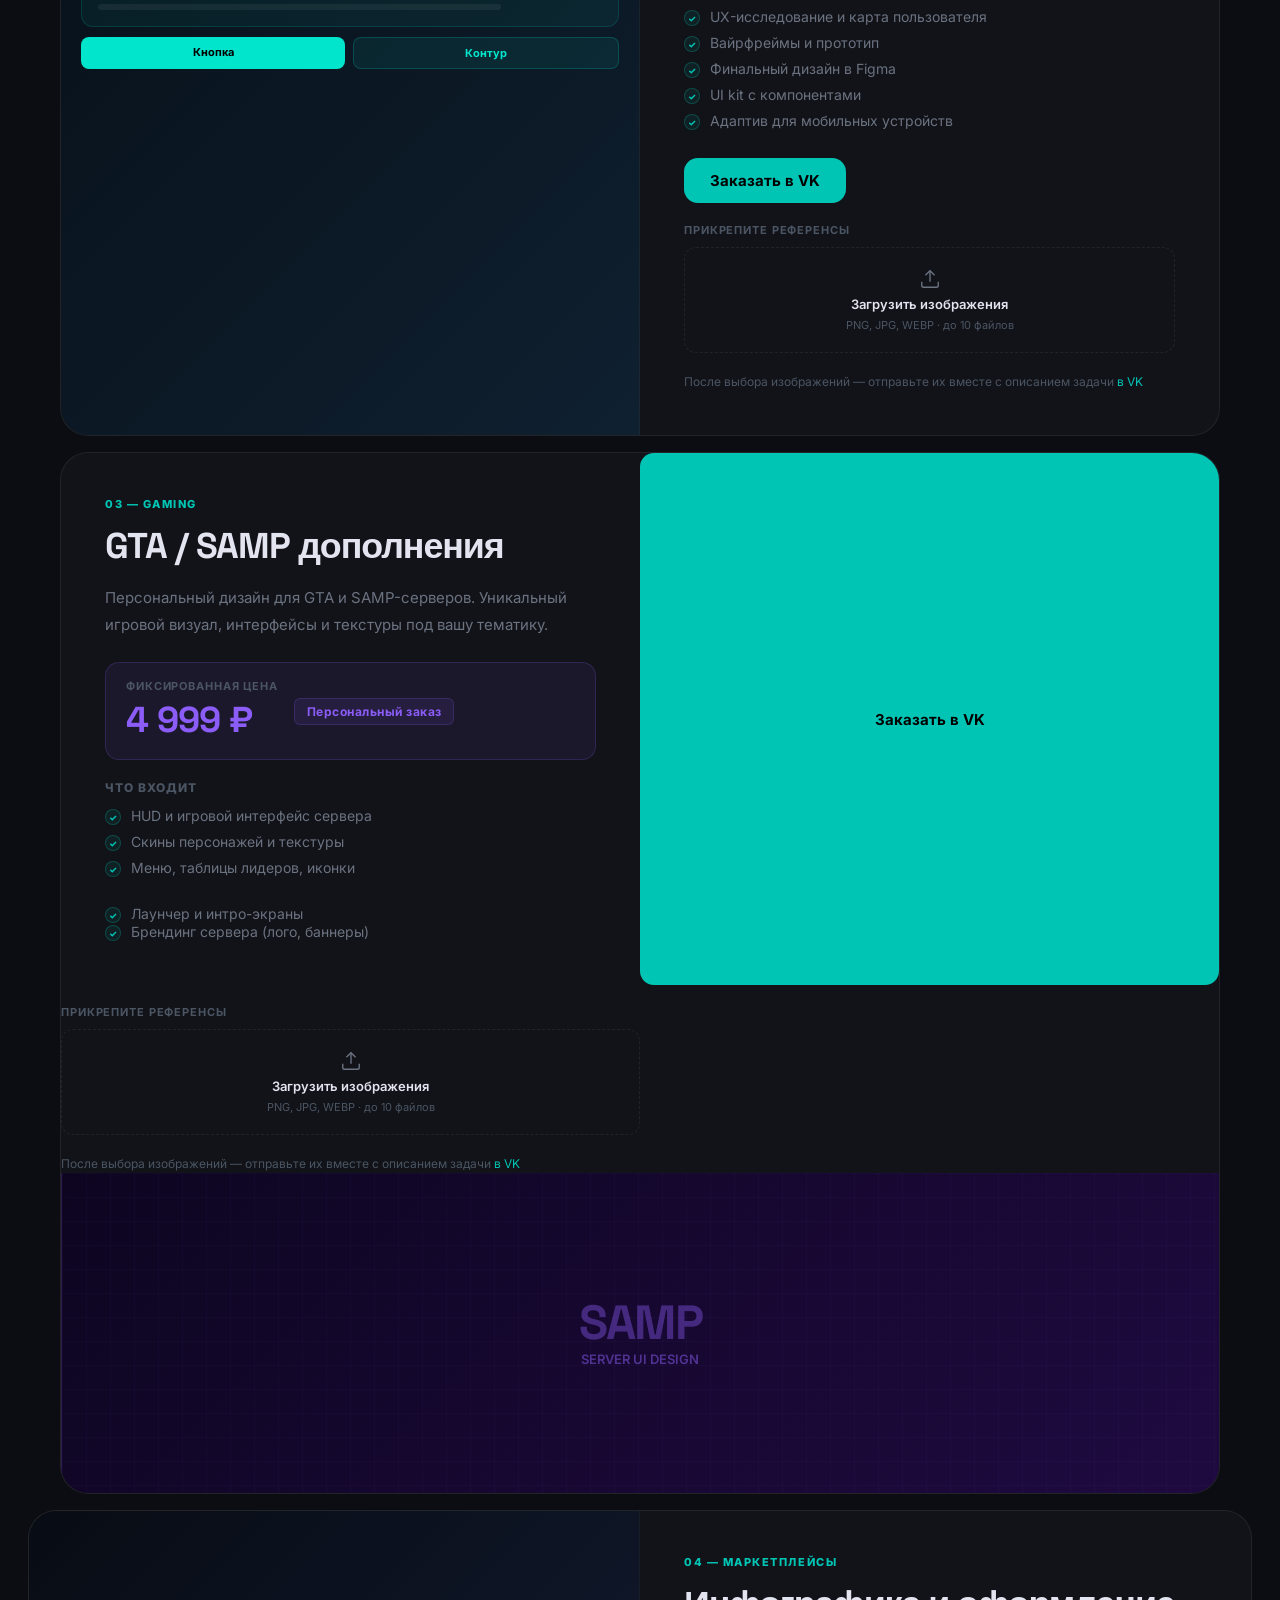
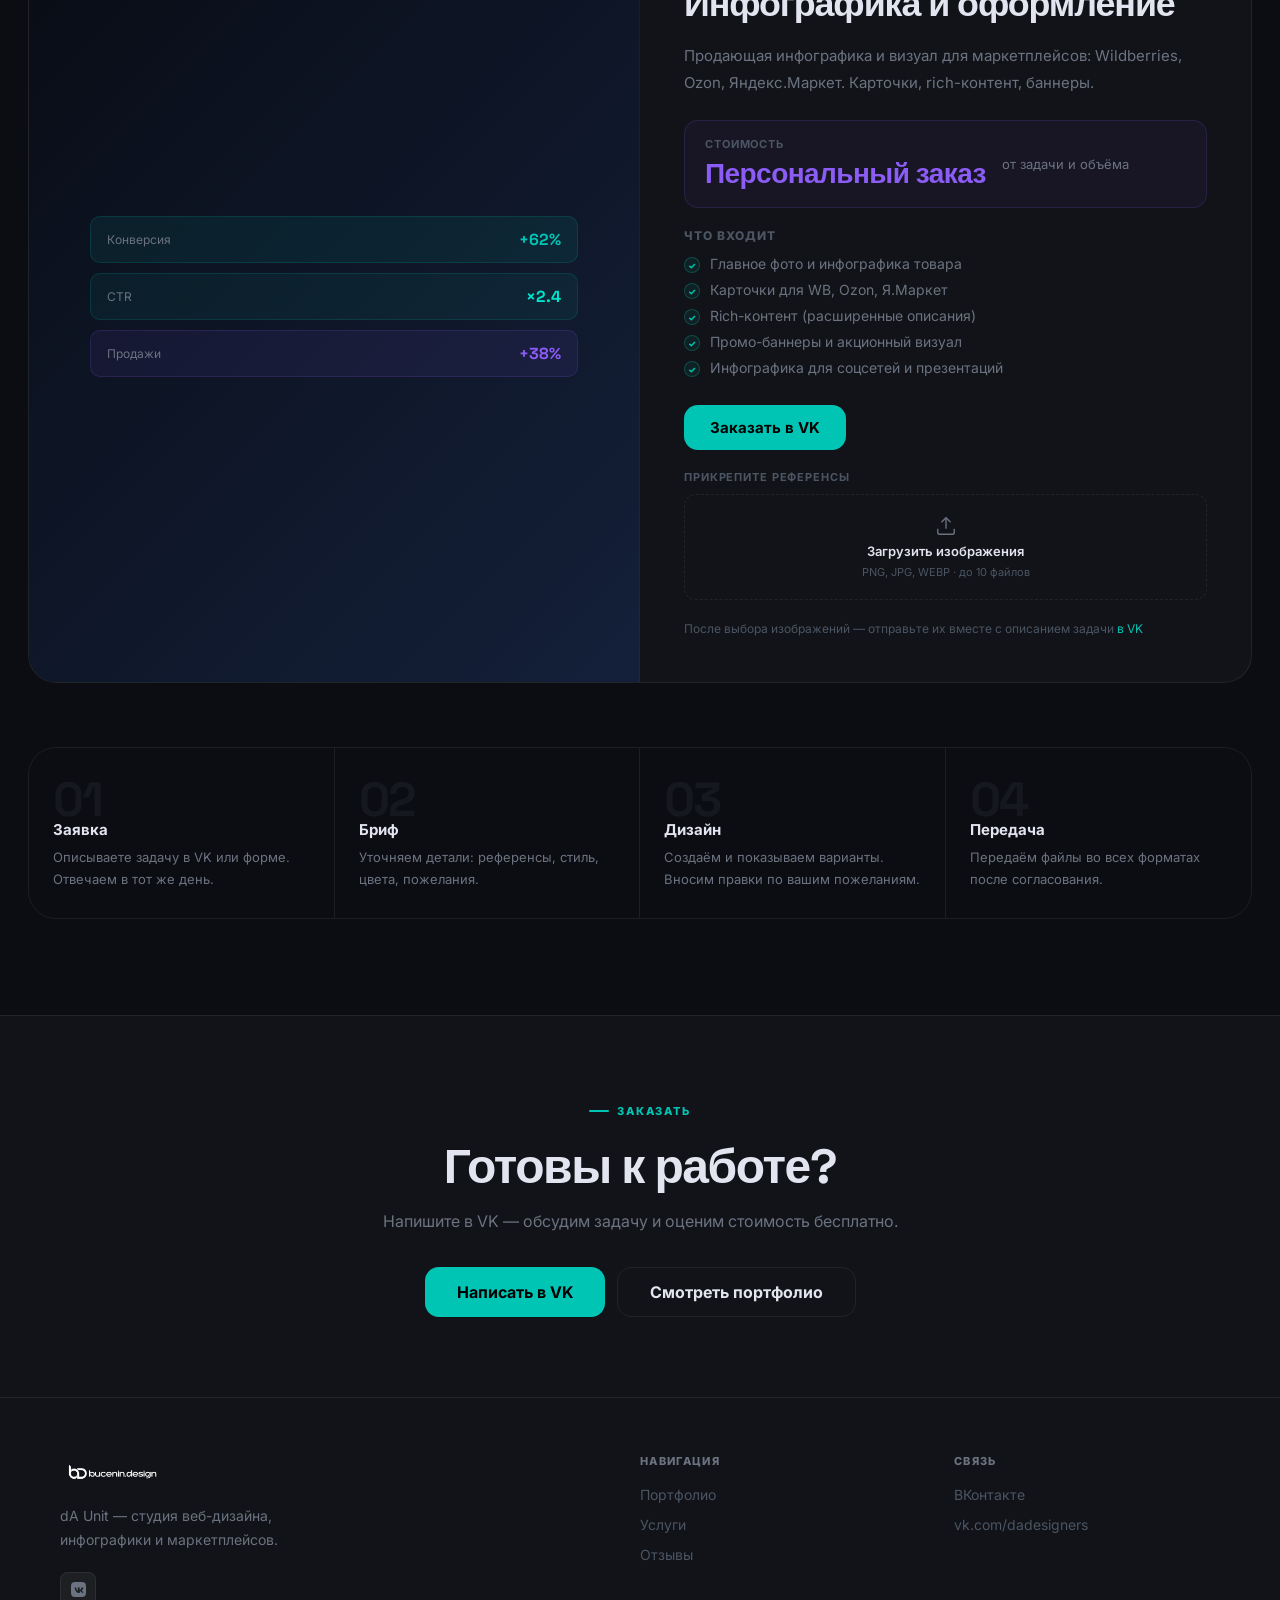
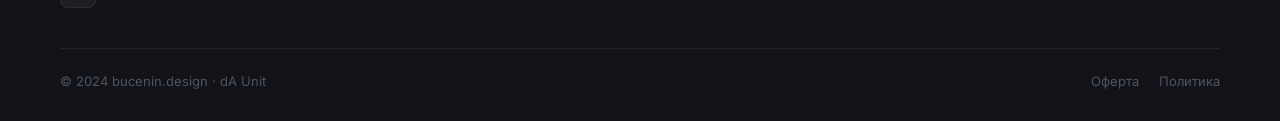
<file: pages/services.html>
<!DOCTYPE html>
<html lang="ru">
<head>
  <meta charset="UTF-8" />
  <link rel="icon" href="../assets/img/logo-color-full.png" type="image/png" sizes="64x64" />
  <link rel="apple-touch-icon" href="../assets/img/logo-color-full.png" />
  <meta name="viewport" content="width=device-width, initial-scale=1.0" />
  <title>Услуги — bucenin.design</title>
  <link rel="preconnect" href="https://fonts.googleapis.com" />
  <link rel="preconnect" href="https://fonts.gstatic.com" crossorigin />
  <link href="https://fonts.googleapis.com/css2?family=Inter:wght@300;400;500;600;700;800;900&family=Space+Grotesk:wght@400;500;600;700&display=swap" rel="stylesheet" />
  <link rel="stylesheet" href="../assets/styles/style.css" />
</head>
<body>


<header class="site-header scrolled" id="header">
  <div class="header-inner">
    <a href="../index.html" class="logo-wrap">
      <img src="../assets/img/logo-color.png" alt="bucenin.design" class="logo-img" />
    </a>
    <ul class="nav-links">
      <li><a href="portfolio.html">Портфолио</a></li>
      <li><a href="services.html" class="active">Услуги</a></li>
      <li><a href="reviews.html">Отзывы</a></li>
    </ul>
    <a href="https://vk.com/dadesigners" target="_blank" class="btn-vk-header">
      <svg width="14" height="14" viewBox="0 0 24 24" fill="currentColor"><path d="M15.684 0H8.316C1.592 0 0 1.592 0 8.316v7.368C0 22.408 1.592 24 8.316 24h7.368C22.408 24 24 22.408 24 15.684V8.316C24 1.592 22.408 0 15.684 0zm3.692 17.123h-1.744c-.66 0-.864-.525-2.05-1.727-1.033-1.01-1.49-.9-1.49.35v1.377c0 .395-.126.63-1.16.63-1.712 0-3.61-1.037-4.944-2.966C6.3 11.67 5.6 9.42 5.6 9.2c0-.124.05-.24.247-.24H7.6c.38 0 .524.175.67.585.735 2.13 1.965 3.997 2.47 3.997.19 0 .278-.09.278-.582v-2.26c-.055-1.042-.61-1.13-.61-1.502 0-.18.148-.36.382-.36h2.745c.32 0 .437.17.437.534v3.047c0 .32.146.435.237.435.19 0 .35-.115.7-.465 1.085-1.215 1.857-3.088 1.857-3.088.102-.215.28-.415.66-.415h1.744c.524 0 .636.27.524.534-.215 1-2.306 3.952-2.306 3.952-.18.294-.245.424 0 .75.175.24.75.733 1.133 1.178.704.8 1.243 1.473 1.386 1.938.148.46-.083.693-.557.693z"/></svg>
      ВКонтакте
    </a>
    <button class="burger" id="burger"><span></span><span></span><span></span></button>
  </div>
</header>
<div class="mobile-menu" id="mobile-menu">
  <nav>
    <a href="portfolio.html">Портфолио</a>
    <a href="services.html" class="active">Услуги</a>
    <a href="reviews.html">Отзывы</a>
  </nav>
  <a href="https://vk.com/dadesigners" target="_blank" class="btn btn-vk-large" style="width:100%; justify-content:center;">ВКонтакте</a>
</div>


<div class="page-hero">
  <div class="container">
    <div class="page-hero-eyebrow reveal">Услуги</div>
    <h1 class="page-hero-title reveal d1">Прайс и услуги</h1>
    <p class="page-hero-sub reveal d2">Конверсионный digital-цикл: лендинг, UI, инфографика, карточки и премиум-визуал.</p>
  </div>
</div>


<section class="section">
  <div class="container">

    
    <div class="svc-detail reveal" id="logo">
      <div class="svc-detail-inner">
        <div class="svc-text">
          <div class="svc-eyebrow">01 — Брендинг</div>
          <div class="svc-big-title">Логотип компании и брендбук</div>
          <div class="svc-big-desc">Создаём уникальный логотип и полную систему фирменного стиля. От концепции до готового брендбука с правилами использования.</div>
          <div class="svc-price-block">
            <div>
              <div style="font-size:11px; font-weight:700; text-transform:uppercase; letter-spacing:0.08em; color:var(--muted-2); margin-bottom:4px;">Стоимость</div>
              <div class="spb-price">3 500 — 5 500 ₽</div>
            </div>
            <div class="spb-label">в зависимости от объёма</div>
          </div>
          <div class="svc-includes">
            <div class="svc-includes-title">Что входит</div>
            <ul class="svc-inc-list">
              <li class="svc-inc-item"><div class="dot"></div>3 варианта концепций логотипа</li>
              <li class="svc-inc-item"><div class="dot"></div>Брендбук с правилами использования</li>
              <li class="svc-inc-item"><div class="dot"></div>Файлы во всех форматах (AI, SVG, PNG, PDF)</li>
              <li class="svc-inc-item"><div class="dot"></div>Цветовая палитра и типографика</li>
              <li class="svc-inc-item"><div class="dot"></div>Визитки и фирменные носители (опционально)</li>
              <li class="svc-inc-item"><div class="dot"></div>До 3 правок по каждому варианту</li>
            </ul>
          </div>
          <a href="https://vk.com/dadesigners" target="_blank" class="btn btn-green" style="align-self:flex-start;">Заказать в VK</a>
        </div>
        <div class="svc-visual-panel" style="background:linear-gradient(135deg,#071A0D,#0F2F1A);">
          <div style="text-align:center; position:relative; z-index:1;">
            <img src="../assets/img/logo-color-full.png" alt="" style="height:80px; width:auto; margin:0 auto 20px;" />
            <div style="display:flex; gap:8px; justify-content:center;">
              <div style="width:32px; height:32px; border-radius:8px; background:var(--green);"></div>
              <div style="width:32px; height:32px; border-radius:8px; background:var(--green-dark);"></div>
              <div style="width:32px; height:32px; border-radius:8px; background:#E8F5E9;"></div>
            </div>
          </div>
          <div style="position:absolute; inset:0; background-image: linear-gradient(rgba(0,197,181,0.03) 1px, transparent 1px), linear-gradient(90deg,rgba(0,197,181,0.03) 1px, transparent 1px); background-size:32px 32px;"></div>
        </div>
      </div>
    </div>

    
    <div class="svc-detail reveal" id="ui">
      <div class="svc-detail-inner reverse">
        <div class="svc-text">
          <div class="svc-eyebrow">02 — UI/UX</div>
          <div class="svc-big-title">Дизайн сообщества и UI kit</div>
          <div class="svc-big-desc">Полный UI/UX дизайн для VK-сообществ, Telegram-ботов, сайтов и мобильных приложений. Компонентная система под ваш бренд.</div>
          <div class="svc-price-block" style="background:rgba(0,229,204,0.06); border-color:rgba(0,229,204,0.15);">
            <div>
              <div style="font-size:11px; font-weight:700; text-transform:uppercase; letter-spacing:0.08em; color:var(--muted-2); margin-bottom:4px;">Стоимость</div>
              <div class="spb-price" style="color:var(--cyan);">Персональный заказ</div>
            </div>
            <div class="spb-label">обсуждается индивидуально</div>
          </div>
          <div class="svc-includes">
            <div class="svc-includes-title">Что входит</div>
            <ul class="svc-inc-list">
              <li class="svc-inc-item"><div class="dot"></div>UX-исследование и карта пользователя</li>
              <li class="svc-inc-item"><div class="dot"></div>Вайрфреймы и прототип</li>
              <li class="svc-inc-item"><div class="dot"></div>Финальный дизайн в Figma</li>
              <li class="svc-inc-item"><div class="dot"></div>UI kit с компонентами</li>
              <li class="svc-inc-item"><div class="dot"></div>Адаптив для мобильных устройств</li>
            </ul>
          </div>
          <a href="https://vk.com/dadesigners" target="_blank" class="btn btn-green">Заказать в VK</a>
          <div class="ref-zone">
            <div class="ref-zone-hint">Прикрепите референсы</div>
            <label class="ref-drop">
              <input type="file" accept="image/*" multiple class="ref-input" />
              <svg width="22" height="22" viewBox="0 0 24 24" fill="none" stroke="currentColor" stroke-width="1.5"><path d="M21 15v4a2 2 0 0 1-2 2H5a2 2 0 0 1-2-2v-4"/><polyline points="17 8 12 3 7 8"/><line x1="12" y1="3" x2="12" y2="15"/></svg>
              <span>Загрузить изображения</span>
              <small>PNG, JPG, WEBP · до 10 файлов</small>
            </label>
            <div class="ref-previews"></div>
            <p class="ref-note">После выбора изображений — отправьте их вместе с описанием задачи <a href="https://vk.com/dadesigners" target="_blank">в VK</a></p>
          </div>
        </div>
        <div class="svc-visual-panel" style="background:linear-gradient(135deg,#060D14,#0F2030);">
          <div style="position:relative; z-index:1; padding:20px; width:100%;">
            
            <div style="background:rgba(0,229,204,0.06); border:1px solid rgba(0,229,204,0.15); border-radius:12px; padding:16px; margin-bottom:10px;">
              <div style="width:60%; height:8px; background:rgba(0,229,204,0.2); border-radius:4px; margin-bottom:8px;"></div>
              <div style="width:80%; height:6px; background:rgba(255,255,255,0.06); border-radius:4px;"></div>
            </div>
            <div style="display:flex; gap:8px;">
              <div style="flex:1; background:var(--cyan); border-radius:8px; padding:8px 12px; font-size:11px; font-weight:700; color:#000; text-align:center;">Кнопка</div>
              <div style="flex:1; background:rgba(0,229,204,0.08); border:1px solid rgba(0,229,204,0.2); border-radius:8px; padding:8px 12px; font-size:11px; font-weight:700; color:var(--cyan); text-align:center;">Контур</div>
            </div>
          </div>
        </div>
      </div>
    </div>

    
    <div class="svc-detail reveal" id="gta">
      <div class="svc-detail-inner">
        <div class="svc-text">
          <div class="svc-eyebrow">03 — Gaming</div>
          <div class="svc-big-title">GTA / SAMP дополнения</div>
          <div class="svc-big-desc">Персональный дизайн для GTA и SAMP-серверов. Уникальный игровой визуал, интерфейсы и текстуры под вашу тематику.</div>
          <div class="svc-price-block" style="background:rgba(139,92,246,0.08); border-color:rgba(139,92,246,0.2);">
            <div>
              <div style="font-size:11px; font-weight:700; text-transform:uppercase; letter-spacing:0.08em; color:var(--muted-2); margin-bottom:4px;">Фиксированная цена</div>
              <div class="spb-price" style="color:var(--purple); font-size:36px;">4 999 ₽</div>
            </div>
            <span class="tag tag-purple" style="font-size:12px; padding:5px 12px;">Персональный заказ</span>
          </div>
          <div class="svc-includes">
            <div class="svc-includes-title">Что входит</div>
            <ul class="svc-inc-list">
              <li class="svc-inc-item"><div class="dot"></div>HUD и игровой интерфейс сервера</li>
              <li class="svc-inc-item"><div class="dot"></div>Скины персонажей и текстуры</li>
              <li class="svc-inc-item"><div class="dot"></div>Меню, таблицы лидеров, иконки</div></li>
              <li class="svc-inc-item"><div class="dot"></div>Лаунчер и интро-экраны</li>
              <li class="svc-inc-item"><div class="dot"></div>Брендинг сервера (лого, баннеры)</li>
            </ul>
          </div>
          <a href="https://vk.com/dadesigners" target="_blank" class="btn btn-green">Заказать в VK</a>
          <div class="ref-zone">
            <div class="ref-zone-hint">Прикрепите референсы</div>
            <label class="ref-drop">
              <input type="file" accept="image/*" multiple class="ref-input" />
              <svg width="22" height="22" viewBox="0 0 24 24" fill="none" stroke="currentColor" stroke-width="1.5"><path d="M21 15v4a2 2 0 0 1-2 2H5a2 2 0 0 1-2-2v-4"/><polyline points="17 8 12 3 7 8"/><line x1="12" y1="3" x2="12" y2="15"/></svg>
              <span>Загрузить изображения</span>
              <small>PNG, JPG, WEBP · до 10 файлов</small>
            </label>
            <div class="ref-previews"></div>
            <p class="ref-note">После выбора изображений — отправьте их вместе с описанием задачи <a href="https://vk.com/dadesigners" target="_blank">в VK</a></p>
          </div>
        </div>
        <div class="svc-visual-panel" style="background:linear-gradient(135deg,#0D0520,#1F0A40);">
          <div style="position:relative; z-index:1; text-align:center;">
            <div style="font-family:'Space Grotesk',sans-serif; font-size:48px; font-weight:900; color:rgba(139,92,246,0.4); letter-spacing:-0.04em; line-height:1;">SAMP</div>
            <div style="font-size:13px; color:rgba(139,92,246,0.5); margin-top:4px; font-weight:600;">SERVER UI DESIGN</div>
          </div>
          <div style="position:absolute; inset:0; background-image: linear-gradient(rgba(139,92,246,0.04) 1px, transparent 1px), linear-gradient(90deg,rgba(139,92,246,0.04) 1px, transparent 1px); background-size:24px 24px;"></div>
        </div>
      </div>
    </div>

    
    <div class="svc-detail reveal" id="infographic">
      <div class="svc-detail-inner reverse">
        <div class="svc-text">
          <div class="svc-eyebrow">04 — Маркетплейсы</div>
          <div class="svc-big-title">Инфографика и оформление</div>
          <div class="svc-big-desc">Продающая инфографика и визуал для маркетплейсов: Wildberries, Ozon, Яндекс.Маркет. Карточки, rich-контент, баннеры.</div>
          <div class="svc-price-block" style="background:rgba(139,92,246,0.06); border-color:rgba(139,92,246,0.15);">
            <div>
              <div style="font-size:11px; font-weight:700; text-transform:uppercase; letter-spacing:0.08em; color:var(--muted-2); margin-bottom:4px;">Стоимость</div>
              <div class="spb-price" style="color:var(--purple);">Персональный заказ</div>
            </div>
            <div class="spb-label">от задачи и объёма</div>
          </div>
          <div class="svc-includes">
            <div class="svc-includes-title">Что входит</div>
            <ul class="svc-inc-list">
              <li class="svc-inc-item"><div class="dot"></div>Главное фото и инфографика товара</li>
              <li class="svc-inc-item"><div class="dot"></div>Карточки для WB, Ozon, Я.Маркет</li>
              <li class="svc-inc-item"><div class="dot"></div>Rich-контент (расширенные описания)</li>
              <li class="svc-inc-item"><div class="dot"></div>Промо-баннеры и акционный визуал</li>
              <li class="svc-inc-item"><div class="dot"></div>Инфографика для соцсетей и презентаций</li>
            </ul>
          </div>
          <a href="https://vk.com/dadesigners" target="_blank" class="btn btn-green">Заказать в VK</a>
          <div class="ref-zone">
            <div class="ref-zone-hint">Прикрепите референсы</div>
            <label class="ref-drop">
              <input type="file" accept="image/*" multiple class="ref-input" />
              <svg width="22" height="22" viewBox="0 0 24 24" fill="none" stroke="currentColor" stroke-width="1.5"><path d="M21 15v4a2 2 0 0 1-2 2H5a2 2 0 0 1-2-2v-4"/><polyline points="17 8 12 3 7 8"/><line x1="12" y1="3" x2="12" y2="15"/></svg>
              <span>Загрузить изображения</span>
              <small>PNG, JPG, WEBP · до 10 файлов</small>
            </label>
            <div class="ref-previews"></div>
            <p class="ref-note">После выбора изображений — отправьте их вместе с описанием задачи <a href="https://vk.com/dadesigners" target="_blank">в VK</a></p>
          </div>
        </div>
        <div class="svc-visual-panel" style="background:linear-gradient(135deg,#080C14,#14203A);">
          <div style="position:relative; z-index:1; display:flex; flex-direction:column; gap:10px; width:80%;">
            <div style="background:rgba(0,197,181,0.08); border:1px solid rgba(0,197,181,0.15); border-radius:10px; padding:12px 16px; display:flex; justify-content:space-between; align-items:center;">
              <span style="font-size:12px; color:var(--muted);">Конверсия</span>
              <span style="font-size:16px; font-weight:800; color:var(--green); font-family:'Space Grotesk',sans-serif;">+62%</span>
            </div>
            <div style="background:rgba(0,229,204,0.06); border:1px solid rgba(0,229,204,0.12); border-radius:10px; padding:12px 16px; display:flex; justify-content:space-between; align-items:center;">
              <span style="font-size:12px; color:var(--muted);">CTR</span>
              <span style="font-size:16px; font-weight:800; color:var(--cyan); font-family:'Space Grotesk',sans-serif;">×2.4</span>
            </div>
            <div style="background:rgba(139,92,246,0.08); border:1px solid rgba(139,92,246,0.15); border-radius:10px; padding:12px 16px; display:flex; justify-content:space-between; align-items:center;">
              <span style="font-size:12px; color:var(--muted);">Продажи</span>
              <span style="font-size:16px; font-weight:800; color:var(--purple); font-family:'Space Grotesk',sans-serif;">+38%</span>
            </div>
          </div>
        </div>
      </div>
    </div>

    
    <div class="process-row reveal" style="margin-top:64px;">
      <div class="proc-item">
        <div class="proc-num">01</div>
        <div class="proc-title">Заявка</div>
        <div class="proc-desc">Описываете задачу в VK или форме. Отвечаем в тот же день.</div>
      </div>
      <div class="proc-item">
        <div class="proc-num">02</div>
        <div class="proc-title">Бриф</div>
        <div class="proc-desc">Уточняем детали: референсы, стиль, цвета, пожелания.</div>
      </div>
      <div class="proc-item">
        <div class="proc-num">03</div>
        <div class="proc-title">Дизайн</div>
        <div class="proc-desc">Создаём и показываем варианты. Вносим правки по вашим пожеланиям.</div>
      </div>
      <div class="proc-item">
        <div class="proc-num">04</div>
        <div class="proc-title">Передача</div>
        <div class="proc-desc">Передаём файлы во всех форматах после согласования.</div>
      </div>
    </div>

  </div>
</section>


<section style="padding:80px 28px; background:var(--bg-2); border-top:1px solid var(--border);">
  <div class="container" style="text-align:center;">
    <div class="section-eyebrow reveal" style="justify-content:center;">Заказать</div>
    <h2 style="font-family:'Space Grotesk',sans-serif; font-size:clamp(28px,4vw,48px); font-weight:700; letter-spacing:-0.03em; color:var(--text); margin-bottom:14px;" class="reveal d1">Готовы к работе?</h2>
    <p style="font-size:16px; color:var(--muted); margin-bottom:36px;" class="reveal d2">Напишите в VK — обсудим задачу и оценим стоимость бесплатно.</p>
    <div style="display:flex; justify-content:center; gap:12px; flex-wrap:wrap;" class="reveal d3">
      <a href="https://vk.com/dadesigners" target="_blank" class="btn btn-green" style="padding:14px 32px; font-size:16px;">Написать в VK</a>
      <a href="portfolio.html" class="btn btn-ghost" style="padding:14px 32px; font-size:16px;">Смотреть портфолио</a>
    </div>
  </div>
</section>


<footer class="site-footer">
  <div class="footer-inner">
    <div class="footer-grid">
      <div>
        <img src="../assets/img/logo-white.png" alt="bucenin.design" class="footer-logo-img" />
        <div class="footer-desc">dA Unit — студия веб-дизайна, инфографики и маркетплейсов.</div>
        <div class="footer-social">
          <a href="https://vk.com/dadesigners" target="_blank" class="footer-soc-btn"><svg width="15" height="15" viewBox="0 0 24 24" fill="currentColor"><path d="M15.684 0H8.316C1.592 0 0 1.592 0 8.316v7.368C0 22.408 1.592 24 8.316 24h7.368C22.408 24 24 22.408 24 15.684V8.316C24 1.592 22.408 0 15.684 0zm3.692 17.123h-1.744c-.66 0-.864-.525-2.05-1.727-1.033-1.01-1.49-.9-1.49.35v1.377c0 .395-.126.63-1.16.63-1.712 0-3.61-1.037-4.944-2.966C6.3 11.67 5.6 9.42 5.6 9.2c0-.124.05-.24.247-.24H7.6c.38 0 .524.175.67.585.735 2.13 1.965 3.997 2.47 3.997.19 0 .278-.09.278-.582v-2.26c-.055-1.042-.61-1.13-.61-1.502 0-.18.148-.36.382-.36h2.745c.32 0 .437.17.437.534v3.047c0 .32.146.435.237.435.19 0 .35-.115.7-.465 1.085-1.215 1.857-3.088 1.857-3.088.102-.215.28-.415.66-.415h1.744c.524 0 .636.27.524.534-.215 1-2.306 3.952-2.306 3.952-.18.294-.245.424 0 .75.175.24.75.733 1.133 1.178.704.8 1.243 1.473 1.386 1.938.148.46-.083.693-.557.693z"/></svg></a>
        </div>
      </div>
      <div>
        <div class="footer-col-title">Навигация</div>
        <ul class="footer-links">
          <li><a href="portfolio.html">Портфолио</a></li>
          <li><a href="services.html">Услуги</a></li>
          <li><a href="reviews.html">Отзывы</a></li>
        </ul>
      </div>
      <div>
        <div class="footer-col-title">Связь</div>
        <ul class="footer-links">
          <li><a href="https://vk.com/dadesigners" target="_blank">ВКонтакте</a></li>
          <li><a href="https://vk.com/dadesigners" target="_blank">vk.com/dadesigners</a></li>
        </ul>
      </div>
    </div>
    <div class="footer-bottom">
      <div class="footer-copy">© 2024 bucenin.design · dA Unit</div>
      <div class="footer-legal"><a href="#">Оферта</a><a href="#">Политика</a></div>
    </div>
  </div>
</footer>
<script src="../assets/scripts/main.js"></script>
<script>
document.querySelectorAll('.ref-input').forEach(input => {
  input.addEventListener('change', () => {
    const previews = input.closest('.ref-zone').querySelector('.ref-previews');
    previews.innerHTML = '';
    Array.from(input.files).slice(0, 10).forEach(file => {
      const reader = new FileReader();
      reader.onload = e => {
        const img = document.createElement('img');
        img.src = e.target.result;
        img.className = 'ref-thumb';
        img.alt = file.name;
        previews.appendChild(img);
      };
      reader.readAsDataURL(file);
    });
  });
});
</script>
</body>
</html>
</file>
<file: assets/styles/style.css>
@import url('https://fonts.googleapis.com/css2?family=Inter:wght@300;400;500;600;700;800;900&family=Space+Grotesk:wght@400;500;600;700&display=swap');

*, *::before, *::after { box-sizing: border-box; margin: 0; padding: 0; }
html { scroll-behavior: smooth; }
body {
  font-family: 'Inter', sans-serif;
  background: #0C0D12;
  color: #E2E4EF;
  -webkit-font-smoothing: antialiased;
  overflow-x: hidden;
}
img { max-width: 100%; display: block; }
a { text-decoration: none; color: inherit; }


:root {
  --green:        #00C5B5;
  --green-dark:   #00A899;
  --green-glow:   rgba(0,197,181,0.18);
  --green-dim:    rgba(0,197,181,0.08);
  --cyan:         #00E5CC;
  --purple:       #8B5CF6;
  --bg:           #0C0D12;
  --bg-2:         #111318;
  --bg-3:         #16181F;
  --glass:        rgba(22,24,31,0.7);
  --border:       rgba(255,255,255,0.07);
  --border-hi:    rgba(0,197,181,0.35);
  --text:         #E2E4EF;
  --muted:        #6B7280;
  --muted-2:      #4B5563;
  --radius-sm:    8px;
  --radius-md:    14px;
  --radius-lg:    20px;
  --radius-xl:    28px;
}


body::before {
  content: '';
  position: fixed;
  inset: 0;
  background-image: url("data:image/svg+xml,%3Csvg viewBox='0 0 256 256' xmlns='http://www.w3.org/2000/svg'%3E%3Cfilter id='noise'%3E%3CfeTurbulence type='fractalNoise' baseFrequency='0.9' numOctaves='4' stitchTiles='stitch'/%3E%3C/filter%3E%3Crect width='100%25' height='100%25' filter='url(%23noise)' opacity='0.035'/%3E%3C/svg%3E");
  pointer-events: none;
  z-index: 0;
  opacity: 0.6;
}


.display {
  font-family: 'Space Grotesk', 'Inter', sans-serif;
  font-weight: 700;
  letter-spacing: -0.04em;
  line-height: 1.02;
}
.heading {
  font-family: 'Space Grotesk', 'Inter', sans-serif;
  font-weight: 700;
  letter-spacing: -0.03em;
  line-height: 1.1;
}


.site-header {
  position: fixed;
  top: 0; left: 0; right: 0;
  z-index: 100;
  height: 76px;
  transition: background 0.3s, border-color 0.3s;
  border-bottom: 1px solid transparent;
}
.site-header.scrolled {
  background: rgba(12,13,18,0.85);
  backdrop-filter: blur(20px);
  -webkit-backdrop-filter: blur(20px);
  border-color: var(--border);
}
.header-inner {
  max-width: 1160px;
  margin: 0 auto;
  padding: 0 28px;
  height: 100%;
  display: flex;
  align-items: center;
  justify-content: space-between;
  gap: 24px;
}


.logo-wrap { display: flex; align-items: center; gap: 10px; flex-shrink: 0; }
.logo-img { height: 60px; width: auto; }
.logo-dot { width: 6px; height: 6px; border-radius: 50%; background: var(--green); }


.nav-links {
  display: flex;
  align-items: center;
  gap: 4px;
  list-style: none;
}
.nav-links a {
  display: block;
  padding: 7px 16px;
  border-radius: var(--radius-sm);
  font-size: 14px;
  font-weight: 500;
  color: var(--muted);
  transition: color 0.2s, background 0.2s;
}
.nav-links a:hover { color: var(--text); background: rgba(255,255,255,0.04); }
.nav-links a.active { color: var(--green); background: var(--green-dim); }


.btn-vk-header {
  display: inline-flex;
  align-items: center;
  gap: 7px;
  padding: 8px 18px;
  border-radius: var(--radius-sm);
  background: #4680C2;
  color: #fff;
  font-size: 13px;
  font-weight: 700;
  transition: background 0.2s, transform 0.15s, box-shadow 0.2s;
}
.btn-vk-header:hover {
  background: #3570b2;
  transform: translateY(-1px);
  box-shadow: 0 4px 16px rgba(70,128,194,0.35);
}


.burger {
  display: none;
  flex-direction: column;
  gap: 5px;
  background: none;
  border: none;
  cursor: pointer;
  padding: 4px;
}
.burger span {
  display: block;
  width: 22px;
  height: 2px;
  background: var(--text);
  border-radius: 2px;
  transition: transform 0.25s, opacity 0.25s;
}


.mobile-menu {
  display: none;
  position: fixed;
  top: 76px; left: 0; right: 0;
  background: rgba(12,13,18,0.97);
  backdrop-filter: blur(20px);
  border-bottom: 1px solid var(--border);
  padding: 20px 28px 24px;
  z-index: 99;
}
.mobile-menu.open { display: block; }
.mobile-menu nav { display: flex; flex-direction: column; gap: 4px; margin-bottom: 16px; }
.mobile-menu nav a { padding: 10px 12px; border-radius: var(--radius-sm); font-size: 15px; font-weight: 500; color: var(--muted); transition: color 0.2s; }
.mobile-menu nav a:hover, .mobile-menu nav a.active { color: var(--green); }


.btn {
  display: inline-flex; align-items: center; justify-content: center; gap: 8px;
  font-family: 'Inter', sans-serif; font-weight: 700;
  border-radius: var(--radius-md);
  cursor: pointer; border: none;
  transition: all 0.2s;
  text-decoration: none;
  font-size: 15px;
  position: relative;
  overflow: hidden;
}
.btn-green {
  background: var(--green);
  color: #000;
  padding: 13px 26px;
}
.btn-green::before {
  content: '';
  position: absolute;
  inset: 0;
  background: linear-gradient(135deg, rgba(255,255,255,0.15) 0%, transparent 50%);
  opacity: 0;
  transition: opacity 0.2s;
}
.btn-green:hover::before { opacity: 1; }
.btn-green:hover { transform: translateY(-2px); box-shadow: 0 8px 28px var(--green-glow); }

.btn-ghost {
  background: transparent;
  color: var(--text);
  padding: 12px 25px;
  border: 1.5px solid var(--border);
}
.btn-ghost:hover { border-color: rgba(255,255,255,0.2); background: rgba(255,255,255,0.04); transform: translateY(-1px); }

.btn-vk-large {
  background: #4680C2;
  color: #fff;
  padding: 13px 26px;
}
.btn-vk-large:hover { background: #3a70b0; transform: translateY(-2px); box-shadow: 0 8px 24px rgba(70,128,194,0.3); }


.section { padding: 96px 28px; position: relative; z-index: 1; }
.section-sm { padding: 72px 28px; position: relative; z-index: 1; }
.container { max-width: 1160px; margin: 0 auto; }

.section-eyebrow {
  display: inline-flex;
  align-items: center;
  gap: 8px;
  font-size: 11px;
  font-weight: 800;
  letter-spacing: 0.16em;
  text-transform: uppercase;
  color: var(--green);
  margin-bottom: 18px;
}
.section-eyebrow::before {
  content: '';
  width: 20px; height: 2px;
  background: var(--green);
  border-radius: 2px;
}
.section-title {
  font-family: 'Space Grotesk', sans-serif;
  font-size: clamp(32px, 4vw, 52px);
  font-weight: 700;
  letter-spacing: -0.03em;
  line-height: 1.08;
  color: var(--text);
}
.section-sub {
  font-size: 17px;
  color: var(--muted);
  line-height: 1.72;
  margin-top: 14px;
  max-width: 520px;
}


.glass-card {
  background: var(--glass);
  border: 1px solid var(--border);
  border-radius: var(--radius-lg);
  backdrop-filter: blur(16px);
  -webkit-backdrop-filter: blur(16px);
  transition: border-color 0.25s, box-shadow 0.25s, transform 0.25s;
}
.glass-card:hover {
  border-color: var(--border-hi);
  box-shadow: 0 0 0 1px var(--border-hi), 0 16px 48px rgba(0,0,0,0.4);
  transform: translateY(-4px);
}


.tag {
  display: inline-block;
  padding: 3px 10px;
  border-radius: 6px;
  font-size: 11px;
  font-weight: 700;
  letter-spacing: 0.04em;
}
.tag-green { background: var(--green-dim); color: var(--green); border: 1px solid rgba(0,197,181,0.2); }
.tag-cyan  { background: rgba(0,229,204,0.08); color: var(--cyan); border: 1px solid rgba(0,229,204,0.2); }
.tag-purple { background: rgba(139,92,246,0.1); color: var(--purple); border: 1px solid rgba(139,92,246,0.2); }
.tag-gray  { background: rgba(255,255,255,0.06); color: var(--muted); border: 1px solid var(--border); }


.reveal {
  opacity: 0;
  transform: translateY(22px);
  transition: opacity 0.65s ease, transform 0.65s ease;
}
.reveal.visible { opacity: 1; transform: translateY(0); }
.d1 { transition-delay: 0.08s; }
.d2 { transition-delay: 0.16s; }
.d3 { transition-delay: 0.24s; }
.d4 { transition-delay: 0.32s; }


.form-label { display: block; font-size: 12px; font-weight: 700; letter-spacing: 0.06em; text-transform: uppercase; color: var(--muted); margin-bottom: 8px; }
.form-input {
  width: 100%;
  padding: 13px 16px;
  background: rgba(255,255,255,0.04);
  border: 1px solid var(--border);
  border-radius: var(--radius-md);
  font-family: 'Inter', sans-serif;
  font-size: 15px;
  color: var(--text);
  outline: none;
  transition: border-color 0.2s, box-shadow 0.2s, background 0.2s;
}
.form-input::placeholder { color: var(--muted-2); }
.form-input:focus {
  border-color: var(--green);
  background: rgba(0,197,181,0.04);
  box-shadow: 0 0 0 3px rgba(0,197,181,0.08);
}
.form-input option { background: #1a1b22; }


.section-divider { height: 1px; background: var(--border); margin: 0 28px; }


::-webkit-scrollbar { width: 6px; }
::-webkit-scrollbar-track { background: var(--bg); }
::-webkit-scrollbar-thumb { background: var(--bg-3); border-radius: 3px; }
::-webkit-scrollbar-thumb:hover { background: var(--green-dark); }


.site-footer {
  background: var(--bg-2);
  border-top: 1px solid var(--border);
  padding: 56px 28px 32px;
  position: relative;
  z-index: 1;
}
.footer-inner { max-width: 1160px; margin: 0 auto; }
.footer-grid {
  display: grid;
  grid-template-columns: 2fr 1fr 1fr;
  gap: 48px;
  margin-bottom: 40px;
}
.footer-logo-img { height: 36px; width: auto; margin-bottom: 14px; }
.footer-desc { font-size: 14px; color: var(--muted); line-height: 1.7; max-width: 260px; margin-bottom: 20px; }
.footer-social { display: flex; gap: 10px; }
.footer-soc-btn {
  width: 36px; height: 36px;
  border-radius: var(--radius-sm);
  background: rgba(255,255,255,0.05);
  border: 1px solid var(--border);
  display: flex; align-items: center; justify-content: center;
  color: var(--muted);
  transition: all 0.2s;
}
.footer-soc-btn:hover { background: var(--green); color: #000; border-color: var(--green); }
.footer-col-title { font-size: 11px; font-weight: 800; letter-spacing: 0.12em; text-transform: uppercase; color: var(--muted); margin-bottom: 16px; }
.footer-links { list-style: none; display: flex; flex-direction: column; gap: 10px; }
.footer-links a { font-size: 14px; color: #4B5563; transition: color 0.2s; }
.footer-links a:hover { color: var(--green); }
.footer-bottom { border-top: 1px solid var(--border); padding-top: 24px; display: flex; justify-content: space-between; align-items: center; flex-wrap: wrap; gap: 12px; }
.footer-copy { font-size: 13px; color: var(--muted-2); }
.footer-legal { display: flex; gap: 20px; }
.footer-legal a { font-size: 13px; color: var(--muted-2); transition: color 0.2s; }
.footer-legal a:hover { color: var(--green); }


.page-hero { padding: 152px 28px 72px; border-bottom: 1px solid var(--border); position: relative; z-index: 1; }
.page-hero .container { max-width: 1160px; margin: 0 auto; }
.page-hero-eyebrow { display: inline-flex; align-items: center; gap: 8px; font-size: 11px; font-weight: 800; letter-spacing: 0.14em; text-transform: uppercase; color: var(--green); margin-bottom: 16px; }
.page-hero-eyebrow::before { content: ''; width: 20px; height: 2px; background: var(--green); border-radius: 2px; }
.page-hero-title { font-family: 'Space Grotesk', sans-serif; font-size: clamp(36px,5vw,64px); font-weight: 700; letter-spacing: -0.04em; line-height: 1.05; color: var(--text); margin-bottom: 18px; }
.page-hero-sub { font-size: 18px; color: var(--muted); line-height: 1.7; max-width: 540px; }


@media (max-width: 900px) {
  .site-header .nav-links,
  .site-header .btn-vk-header { display: none; }
  .burger { display: flex; }
  .header-inner { padding: 0 20px; }
  .section { padding: 72px 20px; }
  .section-sm { padding: 52px 20px; }
  .page-hero { padding: 132px 20px 56px; }
  .footer-grid { grid-template-columns: 1fr 1fr; gap: 32px; }
  .site-footer { padding: 48px 20px 28px; }
  .mobile-menu { padding: 16px 20px 20px; }
}
@media (max-width: 580px) {
  .footer-grid { grid-template-columns: 1fr; gap: 24px; }
  .footer-bottom { flex-direction: column; align-items: flex-start; }
}


.hero {
      min-height: 100vh;
      display: flex;
      align-items: center;
      padding: 132px 28px 80px;
      position: relative;
      overflow: hidden;
      z-index: 1;
    }
    
    .hero::before {
      content: '';
      position: absolute;
      inset: 0;
      background-image:
        linear-gradient(rgba(0,197,181,0.04) 1px, transparent 1px),
        linear-gradient(90deg, rgba(0,197,181,0.04) 1px, transparent 1px);
      background-size: 48px 48px;
      pointer-events: none;
    }
    
    .hero-blob-1 {
      position: absolute;
      top: -100px; left: -100px;
      width: 600px; height: 600px;
      border-radius: 50%;
      background: radial-gradient(circle, rgba(0,197,181,0.07) 0%, transparent 70%);
      pointer-events: none;
    }
    .hero-blob-2 {
      position: absolute;
      bottom: -80px; right: 0;
      width: 500px; height: 500px;
      border-radius: 50%;
      background: radial-gradient(circle, rgba(139,92,246,0.07) 0%, transparent 70%);
      pointer-events: none;
    }
    .hero-inner {
      max-width: 1160px;
      margin: 0 auto;
      display: grid;
      grid-template-columns: 1fr 1fr;
      gap: 72px;
      align-items: center;
      width: 100%;
      position: relative;
    }
    .hero-badge {
      display: inline-flex;
      align-items: center;
      gap: 8px;
      padding: 6px 14px 6px 6px;
      background: var(--green-dim);
      border: 1px solid rgba(0,197,181,0.2);
      border-radius: 20px;
      font-size: 12px;
      font-weight: 700;
      color: var(--green);
      margin-bottom: 28px;
    }
    .hero-badge-dot {
      width: 6px; height: 6px;
      border-radius: 50%;
      background: var(--green);
      animation: pulse 2s ease-in-out infinite;
    }
    @keyframes pulse {
      0%, 100% { opacity: 1; transform: scale(1); }
      50%       { opacity: 0.5; transform: scale(1.4); }
    }
    .hero-title {
      font-family: 'Space Grotesk', sans-serif;
      font-size: clamp(42px, 5.5vw, 76px);
      font-weight: 700;
      letter-spacing: -0.04em;
      line-height: 1.02;
      color: var(--text);
      margin-bottom: 24px;
    }
    .hero-title .accent { color: var(--green); }
    .hero-sub {
      font-size: 17px;
      color: var(--muted);
      line-height: 1.75;
      margin-bottom: 36px;
      max-width: 480px;
    }
    .hero-actions { display: flex; flex-wrap: wrap; gap: 12px; }
    .hero-domain {
      display: flex;
      align-items: center;
      gap: 10px;
      margin-top: 40px;
      font-size: 13px;
      color: var(--muted-2);
    }
    .hero-domain-link { color: var(--green); font-weight: 600; }

    
    .hero-visual { position: relative; }
    .hero-card-main {
      background: var(--bg-2);
      border: 1px solid var(--border);
      border-radius: var(--radius-xl);
      overflow: hidden;
      position: relative;
    }
    .hcm-header {
      display: flex; align-items: center; gap: 6px;
      padding: 14px 18px;
      border-bottom: 1px solid var(--border);
    }
    .hcm-dot { width: 10px; height: 10px; border-radius: 50%; }
    .hcm-canvas {
      height: 240px;
      background: linear-gradient(135deg, #0D1117 0%, #161B22 100%);
      display: flex;
      align-items: center;
      justify-content: center;
      position: relative;
      overflow: hidden;
    }
    
    .hcm-canvas::before {
      content: '';
      position: absolute;
      top: 30px; left: 30px; right: 30px;
      height: 2px;
      background: linear-gradient(90deg, var(--green), transparent);
      border-radius: 2px;
    }
    .hcm-logo { height: 52px; width: auto; position: relative; z-index: 1; }
    .hcm-ui-dots {
      position: absolute;
      bottom: 16px; right: 16px;
      display: flex; gap: 6px;
    }
    .hcm-ui-dot {
      width: 8px; height: 8px;
      border-radius: 50%;
      background: var(--border);
    }
    .hcm-ui-dot.active { background: var(--green); }
    .hcm-footer {
      padding: 16px 18px;
      display: flex;
      justify-content: space-between;
      align-items: center;
    }
    .hcm-tag { font-size: 12px; font-weight: 700; color: var(--green); }
    .hcm-meta { font-size: 12px; color: var(--muted-2); }

    
    .hero-float {
      position: absolute;
      background: rgba(17,19,24,0.9);
      backdrop-filter: blur(12px);
      border: 1px solid var(--border);
      border-radius: var(--radius-md);
      padding: 12px 16px;
    }
    .hf-1 { top: -20px; right: -20px; min-width: 180px; }
    .hf-2 { bottom: -16px; left: -16px; min-width: 160px; }
    .hf-title { font-size: 12px; font-weight: 700; color: var(--text); }
    .hf-val { font-size: 20px; font-weight: 900; color: var(--green); letter-spacing: -0.02em; font-family: 'Space Grotesk', sans-serif; }
    .hf-sub { font-size: 11px; color: var(--muted-2); margin-top: 2px; }
    .hf-bar { height: 3px; background: var(--bg-3); border-radius: 2px; margin-top: 8px; overflow: hidden; }
    .hf-bar-fill { height: 100%; background: var(--green); border-radius: 2px; }

    @media (max-width: 900px) {
      .hero-inner { grid-template-columns: 1fr; gap: 48px; }
      .hero { padding: 112px 20px 64px; min-height: auto; padding-top: 122px; }
      .hero-visual { display: none; }
    }

    
    .services-grid {
      display: grid;
      grid-template-columns: repeat(3, 1fr);
      gap: 16px;
    }
    .svc-card { padding: 28px; cursor: default; }
    .svc-icon-wrap {
      width: 48px; height: 48px;
      border-radius: 12px;
      display: flex; align-items: center; justify-content: center;
      margin-bottom: 20px;
      position: relative;
    }
    .svc-icon-wrap::after {
      content: '';
      position: absolute;
      inset: -1px;
      border-radius: 13px;
      background: linear-gradient(135deg, rgba(255,255,255,0.1), transparent);
      pointer-events: none;
    }
    .svc-title { font-size: 16px; font-weight: 700; color: var(--text); margin-bottom: 8px; font-family: 'Space Grotesk', sans-serif; }
    .svc-desc { font-size: 13px; color: var(--muted); line-height: 1.65; margin-bottom: 16px; }
    .svc-price-tag {
      display: inline-flex;
      align-items: center;
      gap: 6px;
      font-size: 14px;
      font-weight: 800;
      color: var(--green);
      font-family: 'Space Grotesk', sans-serif;
      letter-spacing: -0.01em;
    }
    .svc-price-from { font-size: 11px; font-weight: 500; color: var(--muted); }
    .svc-link {
      display: inline-flex;
      align-items: center;
      gap: 5px;
      font-size: 12px;
      font-weight: 700;
      color: var(--muted);
      margin-top: 12px;
      transition: color 0.2s, gap 0.2s;
    }
    .svc-card:hover .svc-link { color: var(--green); gap: 8px; }

    
    .svc-card-wide {
      grid-column: span 2;
      display: flex;
      gap: 32px;
      align-items: center;
    }
    .svc-card-wide .svc-visual {
      flex-shrink: 0;
      width: 160px;
      height: 100px;
      border-radius: var(--radius-md);
      overflow: hidden;
      display: flex; align-items: center; justify-content: center;
    }

    @media (max-width: 900px) { .services-grid { grid-template-columns: 1fr 1fr; } .svc-card-wide { grid-column: span 2; flex-direction: column; } }
    @media (max-width: 580px) { .services-grid { grid-template-columns: 1fr; } .svc-card-wide { grid-column: span 1; } }

    
    .port-grid-home {
      display: grid;
      grid-template-columns: repeat(2, 1fr);
      gap: 16px;
    }
    .port-card-home {
      border-radius: var(--radius-lg);
      overflow: hidden;
      border: 1px solid var(--border);
      cursor: pointer;
      transition: border-color 0.25s, box-shadow 0.25s, transform 0.25s;
      background: var(--bg-2);
    }
    .port-card-home:hover { border-color: var(--border-hi); box-shadow: 0 0 0 1px var(--border-hi), 0 20px 60px rgba(0,0,0,0.5); transform: translateY(-6px); }
    .port-card-home.tall { grid-row: span 2; }
    .port-thumb-home {
      position: relative;
      overflow: hidden;
      background: var(--bg-3);
    }
    .port-thumb-home .port-bg { transition: transform 0.5s ease; }
    .port-card-home:hover .port-bg { transform: scale(1.04); }
    .port-info-home { padding: 20px 22px; }
    .port-tags-home { display: flex; flex-wrap: wrap; gap: 6px; margin-bottom: 10px; }
    .port-name-home { font-size: 16px; font-weight: 700; color: var(--text); font-family: 'Space Grotesk', sans-serif; margin-bottom: 5px; }
    .port-desc-home { font-size: 13px; color: var(--muted); line-height: 1.6; }

    @media (max-width: 700px) { .port-grid-home { grid-template-columns: 1fr; } .port-card-home.tall { grid-row: span 1; } }

    
    .about-grid {
      display: grid;
      grid-template-columns: 1fr 1fr;
      gap: 72px;
      align-items: start;
    }
    .da-badge {
      display: inline-flex;
      align-items: center;
      gap: 8px;
      padding: 8px 16px;
      background: var(--bg-3);
      border: 1px solid var(--border);
      border-radius: 20px;
      font-size: 13px;
      font-weight: 700;
      color: var(--green);
      margin-bottom: 24px;
    }
    .about-title { font-family: 'Space Grotesk', sans-serif; font-size: clamp(28px,3.5vw,44px); font-weight: 700; letter-spacing: -0.03em; line-height: 1.1; color: var(--text); margin-bottom: 20px; }
    .about-desc { font-size: 15px; color: var(--muted); line-height: 1.8; margin-bottom: 14px; }

    .team-cards { display: flex; flex-direction: column; gap: 12px; margin-top: 32px; }
    .team-card {
      background: var(--bg-3);
      border: 1px solid var(--border);
      border-radius: var(--radius-md);
      padding: 18px 20px;
      display: flex;
      align-items: center;
      gap: 16px;
      transition: border-color 0.2s;
    }
    .team-card:hover { border-color: var(--border-hi); }
    .team-avatar {
      width: 44px; height: 44px;
      border-radius: 12px;
      display: flex; align-items: center; justify-content: center;
      font-weight: 900; font-size: 16px; color: #000;
      flex-shrink: 0;
      font-family: 'Space Grotesk', sans-serif;
    }
    .team-name { font-size: 15px; font-weight: 700; color: var(--text); }
    .team-role { font-size: 12px; color: var(--muted); margin-top: 2px; }
    .team-vk {
      margin-left: auto;
      display: flex; align-items: center; gap: 5px;
      font-size: 12px; font-weight: 700;
      color: var(--muted);
      background: rgba(70,128,194,0.1);
      border: 1px solid rgba(70,128,194,0.2);
      padding: 5px 10px;
      border-radius: 6px;
      transition: all 0.2s;
    }
    .team-card:hover .team-vk { background: #4680C2; color: #fff; border-color: #4680C2; }

    
    .about-visual { position: relative; }
    .da-screen {
      background: var(--bg-2);
      border: 1px solid var(--border);
      border-radius: var(--radius-xl);
      overflow: hidden;
    }
    .da-screen-bar {
      height: 36px;
      background: var(--bg-3);
      border-bottom: 1px solid var(--border);
      display: flex; align-items: center; padding: 0 14px; gap: 8px;
    }
    .da-bar-dot { width: 9px; height: 9px; border-radius: 50%; }
    .da-body { padding: 20px; display: flex; flex-direction: column; gap: 12px; }
    .da-row { display: flex; gap: 10px; }
    .da-block {
      background: var(--bg-3);
      border-radius: var(--radius-sm);
      border: 1px solid var(--border);
      display: flex; align-items: center; justify-content: center;
      overflow: hidden;
    }
    .da-block img { height: 32px; width: auto; opacity: 0.6; }
    .da-stat-row { display: grid; grid-template-columns: 1fr 1fr; gap: 10px; }
    .da-stat {
      background: var(--bg-3);
      border: 1px solid var(--border);
      border-radius: var(--radius-sm);
      padding: 12px 14px;
    }
    .da-stat-val { font-size: 22px; font-weight: 900; color: var(--green); font-family: 'Space Grotesk', sans-serif; letter-spacing: -0.02em; }
    .da-stat-label { font-size: 11px; color: var(--muted); margin-top: 2px; }

    @media (max-width: 900px) { .about-grid { grid-template-columns: 1fr; gap: 48px; } }

    
    .reviews-grid {
      display: grid;
      grid-template-columns: repeat(3, 1fr);
      gap: 16px;
    }
    .review-card { padding: 24px; }
    .review-vk-badge {
      display: flex;
      align-items: center;
      gap: 6px;
      font-size: 11px;
      font-weight: 700;
      color: #4680C2;
      background: rgba(70,128,194,0.08);
      border: 1px solid rgba(70,128,194,0.15);
      border-radius: 6px;
      padding: 3px 8px;
      width: fit-content;
      margin-bottom: 14px;
    }
    .review-stars { color: var(--green); font-size: 14px; letter-spacing: 2px; margin-bottom: 12px; }
    .review-text { font-size: 14px; color: #9CA3AF; line-height: 1.75; margin-bottom: 18px; font-style: italic; }
    .review-author { display: flex; align-items: center; gap: 10px; }
    .review-avatar { width: 36px; height: 36px; border-radius: 10px; display: flex; align-items: center; justify-content: center; font-weight: 800; font-size: 13px; color: #000; flex-shrink: 0; }
    .review-name { font-size: 13px; font-weight: 700; color: var(--text); }
    .review-date { font-size: 11px; color: var(--muted-2); }

    @media (max-width: 900px) { .reviews-grid { grid-template-columns: 1fr 1fr; } }
    @media (max-width: 580px) { .reviews-grid { grid-template-columns: 1fr; } }

    
    .contact-section {
      background: var(--bg-2);
      border-top: 1px solid var(--border);
    }
    .contact-grid {
      display: grid;
      grid-template-columns: 1fr 1fr;
      gap: 72px;
      align-items: start;
    }
    .contact-form { display: flex; flex-direction: column; gap: 14px; }
    .form-row-2 { display: grid; grid-template-columns: 1fr 1fr; gap: 14px; }

    @media (max-width: 900px) { .contact-grid { grid-template-columns: 1fr; gap: 48px; } .form-row-2 { grid-template-columns: 1fr; } }

    
    .ticker-wrap {
      overflow: hidden;
      border-top: 1px solid var(--border);
      border-bottom: 1px solid var(--border);
      background: var(--bg-2);
      padding: 14px 0;
      position: relative;
      z-index: 1;
    }
    .ticker-inner {
      display: flex;
      gap: 48px;
      white-space: nowrap;
      animation: ticker 18s linear infinite;
    }
    .ticker-item {
      display: inline-flex;
      align-items: center;
      gap: 10px;
      font-size: 13px;
      font-weight: 700;
      color: var(--muted-2);
      text-transform: uppercase;
      letter-spacing: 0.08em;
      flex-shrink: 0;
    }
    .ticker-dot { width: 4px; height: 4px; border-radius: 50%; background: var(--green); }
    @keyframes ticker {
      0%   { transform: translateX(0); }
      100% { transform: translateX(-50%); }
    }

.filter-bar { display: flex; gap: 8px; flex-wrap: wrap; margin-bottom: 48px; }
    .filter-btn {
      padding: 7px 16px; border-radius: 20px;
      border: 1px solid var(--border);
      background: transparent;
      font-family: 'Inter', sans-serif; font-size: 13px; font-weight: 600;
      color: var(--muted); cursor: pointer;
      transition: all 0.2s;
    }
    .filter-btn:hover { border-color: rgba(255,255,255,0.15); color: var(--text); }
    .filter-btn.active { background: var(--green); border-color: var(--green); color: #000; }

    
    .port-main-grid {
      display: grid;
      grid-template-columns: repeat(3, 1fr);
      gap: 16px;
    }
    .port-item {
      border-radius: var(--radius-lg);
      overflow: hidden;
      border: 1px solid var(--border);
      background: var(--bg-2);
      cursor: pointer;
      transition: border-color 0.25s, box-shadow 0.25s, transform 0.3s;
    }
    .port-item:hover {
      border-color: var(--border-hi);
      box-shadow: 0 0 0 1px var(--border-hi), 0 24px 64px rgba(0,0,0,0.6);
      transform: translateY(-6px);
    }
    .port-item.span2 { grid-column: span 2; }

    .port-thumb {
      position: relative; overflow: hidden;
    }
    .port-thumb-bg {
      width: 100%;
      display: flex; align-items: center; justify-content: center;
      position: relative;
      transition: transform 0.5s ease;
    }
    .port-item:hover .port-thumb-bg { transform: scale(1.04); }

    .port-overlay {
      position: absolute; inset: 0;
      background: linear-gradient(to top, rgba(12,13,18,0.85) 0%, transparent 50%);
      display: flex; flex-direction: column; justify-content: flex-end;
      padding: 20px;
      opacity: 0;
      transition: opacity 0.3s;
    }
    .port-item:hover .port-overlay { opacity: 1; }
    .port-overlay-btn {
      display: inline-flex; align-items: center; gap: 6px;
      background: var(--green); color: #000;
      padding: 8px 14px; border-radius: var(--radius-sm);
      font-size: 12px; font-weight: 800;
      width: fit-content;
    }

    .port-body { padding: 18px 20px; }
    .port-tags-row { display: flex; flex-wrap: wrap; gap: 5px; margin-bottom: 10px; }
    .port-title { font-size: 15px; font-weight: 700; color: var(--text); font-family: 'Space Grotesk', sans-serif; margin-bottom: 5px; }
    .port-desc { font-size: 13px; color: var(--muted); line-height: 1.6; margin-bottom: 12px; }
    .port-task-label { font-size: 11px; font-weight: 700; text-transform: uppercase; letter-spacing: 0.08em; color: var(--muted-2); margin-bottom: 6px; }
    .port-tasks { display: flex; flex-direction: column; gap: 4px; }
    .port-task-item { display: flex; align-items: center; gap: 6px; font-size: 12px; color: var(--muted); }
    .port-task-item::before { content: '→'; color: var(--green); font-size: 11px; }

    @media (max-width: 900px) { .port-main-grid { grid-template-columns: 1fr 1fr; } .port-item.span2 { grid-column: span 2; } }
    @media (max-width: 580px) { .port-main-grid { grid-template-columns: 1fr; } .port-item.span2 { grid-column: span 1; } }

    
    .case-cta {
      background: var(--bg-2);
      border: 1px solid var(--border);
      border-radius: var(--radius-xl);
      padding: 40px;
      text-align: center;
      margin-top: 64px;
    }

.svc-detail {
      background: var(--bg-2);
      border: 1px solid var(--border);
      border-radius: var(--radius-xl);
      overflow: hidden;
      margin-bottom: 16px;
      transition: border-color 0.25s;
    }
    .svc-detail:hover { border-color: var(--border-hi); }

    .svc-detail-inner {
      display: grid;
      grid-template-columns: 1fr 1fr;
      gap: 0;
    }
    .svc-detail-inner.reverse { direction: rtl; }
    .svc-detail-inner.reverse > * { direction: ltr; }

    .svc-text { padding: 44px 44px; }
    .svc-eyebrow { font-size: 11px; font-weight: 800; letter-spacing: 0.14em; text-transform: uppercase; color: var(--green); margin-bottom: 12px; }
    .svc-big-title { font-family: 'Space Grotesk', sans-serif; font-size: clamp(24px, 2.8vw, 36px); font-weight: 700; letter-spacing: -0.03em; color: var(--text); margin-bottom: 16px; }
    .svc-big-desc { font-size: 15px; color: var(--muted); line-height: 1.8; margin-bottom: 24px; }

    .svc-includes { margin-bottom: 28px; }
    .svc-includes-title { font-size: 12px; font-weight: 800; text-transform: uppercase; letter-spacing: 0.08em; color: var(--muted-2); margin-bottom: 12px; }
    .svc-inc-list { list-style: none; display: flex; flex-direction: column; gap: 8px; }
    .svc-inc-item {
      display: flex; align-items: flex-start; gap: 10px;
      font-size: 14px; color: var(--muted);
    }
    .svc-inc-item .dot {
      width: 16px; height: 16px; border-radius: 50%;
      background: var(--green-dim); border: 1px solid rgba(0,197,181,0.25);
      flex-shrink: 0; margin-top: 2px;
      display: flex; align-items: center; justify-content: center;
    }
    .svc-inc-item .dot::before { content: '✓'; font-size: 9px; font-weight: 800; color: var(--green); }

    .ref-zone { margin-top: 20px; display: flex; flex-direction: column; gap: 10px; }
    .ref-zone-hint { font-size: 11px; font-weight: 700; text-transform: uppercase; letter-spacing: 0.08em; color: var(--muted-2); }
    .ref-drop {
      display: flex; flex-direction: column; align-items: center; justify-content: center; gap: 6px;
      border: 1.5px dashed var(--border); border-radius: 12px; padding: 20px;
      cursor: pointer; transition: border-color 0.2s, background 0.2s;
      color: var(--muted); text-align: center;
    }
    .ref-drop:hover { border-color: var(--green); background: var(--green-dim); }
    .ref-drop span { font-size: 13px; font-weight: 600; color: var(--text); }
    .ref-drop small { font-size: 11px; color: var(--muted-2); }
    .ref-input { display: none; }
    .ref-previews { display: flex; flex-wrap: wrap; gap: 8px; }
    .ref-thumb { width: 64px; height: 64px; object-fit: cover; border-radius: 8px; border: 1px solid var(--border); }
    .ref-note { font-size: 12px; color: var(--muted-2); line-height: 1.5; }
    .ref-note a { color: var(--green); text-decoration: none; }
    .ref-note a:hover { text-decoration: underline; }

    .svc-price-block {
      display: flex; align-items: center; gap: 16px;
      flex-wrap: wrap;
      padding: 16px 20px;
      background: var(--green-dim);
      border: 1px solid rgba(0,197,181,0.2);
      border-radius: var(--radius-md);
      margin-bottom: 20px;
    }
    .spb-price { font-family: 'Space Grotesk', sans-serif; font-size: 28px; font-weight: 800; color: var(--green); letter-spacing: -0.02em; }
    .spb-label { font-size: 13px; color: var(--muted); }

    
    .svc-visual-panel {
      border-left: 1px solid var(--border);
      display: flex; align-items: center; justify-content: center;
      min-height: 320px;
      position: relative;
      overflow: hidden;
    }
    .svc-detail-inner.reverse .svc-visual-panel { border-left: none; border-right: 1px solid var(--border); }

    
    .process-row {
      display: grid;
      grid-template-columns: repeat(4, 1fr);
      gap: 0;
      border: 1px solid var(--border);
      border-radius: var(--radius-xl);
      overflow: hidden;
      margin-top: 64px;
    }
    .proc-item {
      padding: 28px 24px;
      border-right: 1px solid var(--border);
      position: relative;
    }
    .proc-item:last-child { border-right: none; }
    .proc-num { font-family: 'Space Grotesk', sans-serif; font-size: 48px; font-weight: 900; color: var(--bg-3); letter-spacing: -0.04em; line-height: 1; margin-bottom: -4px; }
    .proc-title { font-size: 15px; font-weight: 700; color: var(--text); margin-bottom: 8px; }
    .proc-desc { font-size: 13px; color: var(--muted); line-height: 1.65; }

    @media (max-width: 900px) {
      .svc-detail-inner { grid-template-columns: 1fr; }
      .svc-detail-inner.reverse { direction: ltr; }
      .svc-visual-panel { border-left: none; border-top: 1px solid var(--border); min-height: 200px; }
      .svc-text { padding: 28px; }
      .process-row { grid-template-columns: 1fr 1fr; }
      .proc-item:nth-child(2) { border-right: none; }
      .proc-item:nth-child(3), .proc-item:nth-child(4) { border-top: 1px solid var(--border); }
    }
    @media (max-width: 580px) {
      .process-row { grid-template-columns: 1fr; }
      .proc-item { border-right: none; border-bottom: 1px solid var(--border); }
      .proc-item:last-child { border-bottom: none; }
    }

.rating-block {
      background: var(--bg-2);
      border: 1px solid var(--border);
      border-radius: var(--radius-xl);
      padding: 40px;
      display: grid;
      grid-template-columns: auto 1fr auto;
      gap: 48px;
      align-items: center;
      margin-bottom: 64px;
    }
    .rating-big {
      text-align: center;
    }
    .rating-num {
      font-family: 'Space Grotesk', sans-serif;
      font-size: 72px;
      font-weight: 900;
      color: var(--green);
      letter-spacing: -0.04em;
      line-height: 1;
    }
    .rating-stars { font-size: 24px; color: var(--green); letter-spacing: 4px; margin: 8px 0; }
    .rating-count { font-size: 13px; color: var(--muted); }

    .rating-bars { flex: 1; display: flex; flex-direction: column; gap: 8px; }
    .rating-bar-row { display: flex; align-items: center; gap: 12px; }
    .rating-bar-label { font-size: 13px; color: var(--muted); width: 20px; text-align: right; flex-shrink: 0; }
    .rating-bar-track { flex: 1; height: 6px; background: var(--bg-3); border-radius: 3px; overflow: hidden; }
    .rating-bar-fill { height: 100%; background: var(--green); border-radius: 3px; transition: width 1s ease; }
    .rating-bar-count { font-size: 12px; color: var(--muted-2); width: 24px; }

    .rating-vk-cta {
      text-align: center;
    }
    .rating-vk-btn {
      display: inline-flex; flex-direction: column; align-items: center; gap: 8px;
      padding: 20px 28px;
      background: rgba(70,128,194,0.1);
      border: 1px solid rgba(70,128,194,0.2);
      border-radius: var(--radius-lg);
      color: #4680C2;
      font-weight: 700;
      font-size: 14px;
      transition: all 0.2s;
    }
    .rating-vk-btn:hover { background: #4680C2; color: #fff; transform: translateY(-2px); box-shadow: 0 8px 24px rgba(70,128,194,0.3); }
    .rating-vk-icon { font-size: 28px; }

    
    .rev-grid {
      display: grid;
      grid-template-columns: repeat(3, 1fr);
      gap: 16px;
    }
    .rev-card {
      background: var(--bg-2);
      border: 1px solid var(--border);
      border-radius: var(--radius-lg);
      padding: 24px;
      transition: border-color 0.25s, transform 0.25s;
    }
    .rev-card:hover { border-color: var(--border-hi); transform: translateY(-4px); }
    .rev-card.featured {
      background: var(--bg-3);
      border-color: rgba(0,197,181,0.2);
    }

    .rev-top { display: flex; justify-content: space-between; align-items: flex-start; margin-bottom: 14px; }
    .rev-vk { display: flex; align-items: center; gap: 5px; font-size: 11px; font-weight: 700; color: #4680C2; background: rgba(70,128,194,0.08); border: 1px solid rgba(70,128,194,0.15); border-radius: 5px; padding: 3px 7px; }
    .rev-stars { color: var(--green); font-size: 13px; letter-spacing: 2px; }
    .rev-category { font-size: 11px; font-weight: 700; margin-bottom: 8px; }
    .rev-text { font-size: 14px; color: #9CA3AF; line-height: 1.75; margin-bottom: 18px; font-style: italic; }
    .rev-author { display: flex; align-items: center; gap: 10px; }
    .rev-avatar { width: 36px; height: 36px; border-radius: 10px; display: flex; align-items: center; justify-content: center; font-weight: 800; font-size: 13px; flex-shrink: 0; }
    .rev-name { font-size: 13px; font-weight: 700; color: var(--text); }
    .rev-meta { font-size: 11px; color: var(--muted-2); margin-top: 1px; }

    
    .leave-review {
      background: var(--bg-2);
      border: 1px solid var(--border);
      border-radius: var(--radius-xl);
      padding: 48px;
      text-align: center;
      margin-top: 64px;
      position: relative;
      overflow: hidden;
    }
    .leave-review::before {
      content: '';
      position: absolute;
      top: -80px; left: 50%; transform: translateX(-50%);
      width: 300px; height: 300px;
      border-radius: 50%;
      background: radial-gradient(circle, rgba(0,197,181,0.06) 0%, transparent 70%);
      pointer-events: none;
    }

    @media (max-width: 1024px) {
      .rating-block { grid-template-columns: 1fr; gap: 28px; text-align: center; }
      .rating-vk-cta { display: flex; justify-content: center; }
    }
    @media (max-width: 900px) { .rev-grid { grid-template-columns: 1fr 1fr; } }
    @media (max-width: 580px) { .rev-grid { grid-template-columns: 1fr; } }

.founder-grid {
      display: grid;
      grid-template-columns: 1fr 1fr;
      gap: 80px;
      align-items: center;
    }
    .founder-photo {
      position: relative;
    }
    .video-block {
      background: var(--dark);
      border-radius: var(--radius-lg);
      aspect-ratio: 4/3;
      display: flex;
      align-items: center;
      justify-content: center;
      cursor: pointer;
      overflow: hidden;
      position: relative;
    }
    .video-block::before {
      content: '';
      position: absolute;
      inset: 0;
      background: linear-gradient(135deg, rgba(61,197,188,0.2) 0%, transparent 60%);
    }
    .play-circle {
      width: 72px; height: 72px;
      border-radius: 50%;
      background: rgba(255,255,255,0.1);
      border: 1.5px solid rgba(255,255,255,0.25);
      display: flex; align-items: center; justify-content: center;
      transition: background 0.2s, transform 0.2s;
      position: relative; z-index: 1;
      backdrop-filter: blur(8px);
    }
    .video-block:hover .play-circle { background: var(--accent); transform: scale(1.08); }
    .video-label {
      position: absolute;
      bottom: 24px; left: 24px; right: 24px;
      z-index: 1;
    }
    .video-label-text { font-size: 14px; font-weight: 600; color: rgba(255,255,255,0.7); }

    
    .founder-card-float {
      position: absolute;
      bottom: -20px; right: -20px;
      background: #fff;
      border: 1.5px solid var(--border);
      border-radius: var(--radius-md);
      padding: 16px 20px;
      box-shadow: 0 8px 32px rgba(0,0,0,0.1);
      min-width: 200px;
    }
    .fcf-name { font-size: 15px; font-weight: 700; color: var(--dark); }
    .fcf-role { font-size: 13px; color: var(--muted); margin-top: 2px; }
    .fcf-accent { display: flex; align-items: center; gap: 6px; margin-top: 10px; }
    .fcf-dot { width: 8px; height: 8px; border-radius: 50%; background: var(--accent); }
    .fcf-since { font-size: 12px; color: var(--accent); font-weight: 600; }

    
    .founder-quote {
      font-size: 22px;
      font-weight: 700;
      color: var(--dark);
      line-height: 1.5;
      letter-spacing: -0.01em;
      margin-bottom: 24px;
      padding-left: 20px;
      border-left: 3px solid var(--accent);
    }
    .founder-desc { font-size: 16px; color: var(--muted); line-height: 1.8; margin-bottom: 16px; }
    .founder-tags { display: flex; flex-wrap: wrap; gap: 8px; margin-top: 28px; }

    
    .timeline { position: relative; padding-left: 32px; }
    .timeline::before {
      content: '';
      position: absolute;
      left: 7px; top: 8px; bottom: 8px;
      width: 2px;
      background: var(--border);
    }
    .tl-item { position: relative; padding-bottom: 36px; }
    .tl-item:last-child { padding-bottom: 0; }
    .tl-dot {
      position: absolute;
      left: -28px; top: 6px;
      width: 16px; height: 16px;
      border-radius: 50%;
      background: #fff;
      border: 2px solid var(--border);
      transition: border-color 0.2s;
    }
    .tl-item:hover .tl-dot { border-color: var(--accent); }
    .tl-dot.accent { background: var(--accent); border-color: var(--accent); }
    .tl-year { font-size: 12px; font-weight: 700; color: var(--accent); text-transform: uppercase; letter-spacing: 0.08em; margin-bottom: 4px; }
    .tl-title { font-size: 16px; font-weight: 700; color: var(--dark); margin-bottom: 4px; }
    .tl-desc { font-size: 14px; color: var(--muted); line-height: 1.6; }

    
    .values-grid {
      display: grid;
      grid-template-columns: repeat(3, 1fr);
      gap: 20px;
    }
    .value-card {
      padding: 32px;
      border-radius: var(--radius-lg);
      border: 1.5px solid var(--border);
      transition: border-color 0.25s, box-shadow 0.25s;
    }
    .value-card:hover { border-color: var(--accent); box-shadow: var(--shadow-hover); }
    .value-icon {
      width: 48px; height: 48px;
      border-radius: 12px;
      background: var(--accent-light);
      display: flex; align-items: center; justify-content: center;
      margin-bottom: 18px;
    }
    .value-title { font-size: 17px; font-weight: 700; color: var(--dark); margin-bottom: 10px; }
    .value-desc { font-size: 14px; color: var(--muted); line-height: 1.65; }

    
    .testi-grid-2 {
      display: grid;
      grid-template-columns: 1fr 1fr;
      gap: 20px;
    }

    @media (max-width: 900px) {
      .founder-grid { grid-template-columns: 1fr; gap: 48px; }
      .founder-card-float { position: static; margin-top: 16px; }
      .values-grid { grid-template-columns: 1fr 1fr; }
      .testi-grid-2 { grid-template-columns: 1fr; }
    }
    @media (max-width: 580px) {
      .values-grid { grid-template-columns: 1fr; }
    }

.contact-grid {
      display: grid;
      grid-template-columns: 1fr 1.4fr;
      gap: 64px;
      align-items: start;
    }

    
    .contact-info-title {
      font-size: clamp(28px, 3.5vw, 40px);
      font-weight: 900;
      letter-spacing: -0.03em;
      color: var(--dark);
      margin-bottom: 12px;
    }
    .contact-info-sub { font-size: 16px; color: var(--muted); line-height: 1.7; margin-bottom: 36px; }

    .contact-channels { display: flex; flex-direction: column; gap: 12px; margin-bottom: 40px; }
    .channel-card {
      display: flex;
      align-items: center;
      gap: 16px;
      padding: 18px 20px;
      border-radius: var(--radius-md);
      border: 1.5px solid var(--border);
      text-decoration: none;
      color: var(--dark);
      transition: border-color 0.2s, box-shadow 0.2s, transform 0.2s;
    }
    .channel-card:hover { border-color: var(--accent); box-shadow: var(--shadow-hover); transform: translateX(4px); }
    .channel-icon {
      width: 44px; height: 44px;
      border-radius: 12px;
      display: flex; align-items: center; justify-content: center;
      flex-shrink: 0;
    }
    .channel-name { font-size: 15px; font-weight: 700; color: var(--dark); }
    .channel-handle { font-size: 13px; color: var(--muted); }
    .channel-arrow {
      margin-left: auto;
      color: var(--muted);
      transition: transform 0.2s, color 0.2s;
    }
    .channel-card:hover .channel-arrow { transform: translateX(4px); color: var(--accent); }

    
    .faq { margin-top: 40px; }
    .faq-title-sm { font-size: 14px; font-weight: 700; color: var(--muted); text-transform: uppercase; letter-spacing: 0.08em; margin-bottom: 16px; }
    .faq-item {
      border-bottom: 1px solid var(--border);
      padding: 14px 0;
      cursor: pointer;
    }
    .faq-item:first-of-type { border-top: 1px solid var(--border); }
    .faq-q {
      display: flex;
      justify-content: space-between;
      align-items: center;
      font-size: 14px;
      font-weight: 600;
      color: var(--dark);
      gap: 12px;
    }
    .faq-arrow { font-size: 18px; color: var(--muted); transition: transform 0.25s; flex-shrink: 0; }
    .faq-item.open .faq-arrow { transform: rotate(45deg); color: var(--accent); }
    .faq-a {
      font-size: 14px;
      color: var(--muted);
      line-height: 1.65;
      max-height: 0;
      overflow: hidden;
      transition: max-height 0.3s ease, padding 0.3s ease;
    }
    .faq-item.open .faq-a { max-height: 120px; padding-top: 10px; }

    
    .form-card {
      background: var(--bg-light);
      border: 1.5px solid var(--border);
      border-radius: var(--radius-lg);
      padding: 40px;
    }
    .form-card-title { font-size: 22px; font-weight: 800; color: var(--dark); margin-bottom: 6px; }
    .form-card-sub { font-size: 14px; color: var(--muted); margin-bottom: 28px; }
    .form-body { display: flex; flex-direction: column; gap: 16px; }
    .form-row { display: grid; grid-template-columns: 1fr 1fr; gap: 16px; }

    
    .benefits-strip {
      display: grid;
      grid-template-columns: repeat(3, 1fr);
      gap: 0;
      border: 1.5px solid var(--border);
      border-radius: var(--radius-lg);
      overflow: hidden;
      margin-top: 96px;
    }
    .benefit-item {
      padding: 28px 24px;
      border-right: 1.5px solid var(--border);
      display: flex;
      align-items: flex-start;
      gap: 16px;
    }
    .benefit-item:last-child { border-right: none; }
    .benefit-icon {
      width: 40px; height: 40px;
      border-radius: 10px;
      background: var(--accent-light);
      display: flex; align-items: center; justify-content: center;
      flex-shrink: 0;
    }
    .benefit-title { font-size: 15px; font-weight: 700; color: var(--dark); margin-bottom: 4px; }
    .benefit-desc { font-size: 13px; color: var(--muted); line-height: 1.55; }

    
    .form-success {
      display: none;
      text-align: center;
      padding: 48px 24px;
    }
    .success-icon {
      width: 72px; height: 72px;
      border-radius: 50%;
      background: var(--accent-light);
      display: flex; align-items: center; justify-content: center;
      margin: 0 auto 20px;
    }

    @media (max-width: 900px) {
      .contact-grid { grid-template-columns: 1fr; gap: 48px; }
      .form-row { grid-template-columns: 1fr; }
      .benefits-strip { grid-template-columns: 1fr; }
      .benefit-item { border-right: none; border-bottom: 1.5px solid var(--border); }
      .benefit-item:last-child { border-bottom: none; }
      .form-card { padding: 28px 24px; }
    }
</file>
